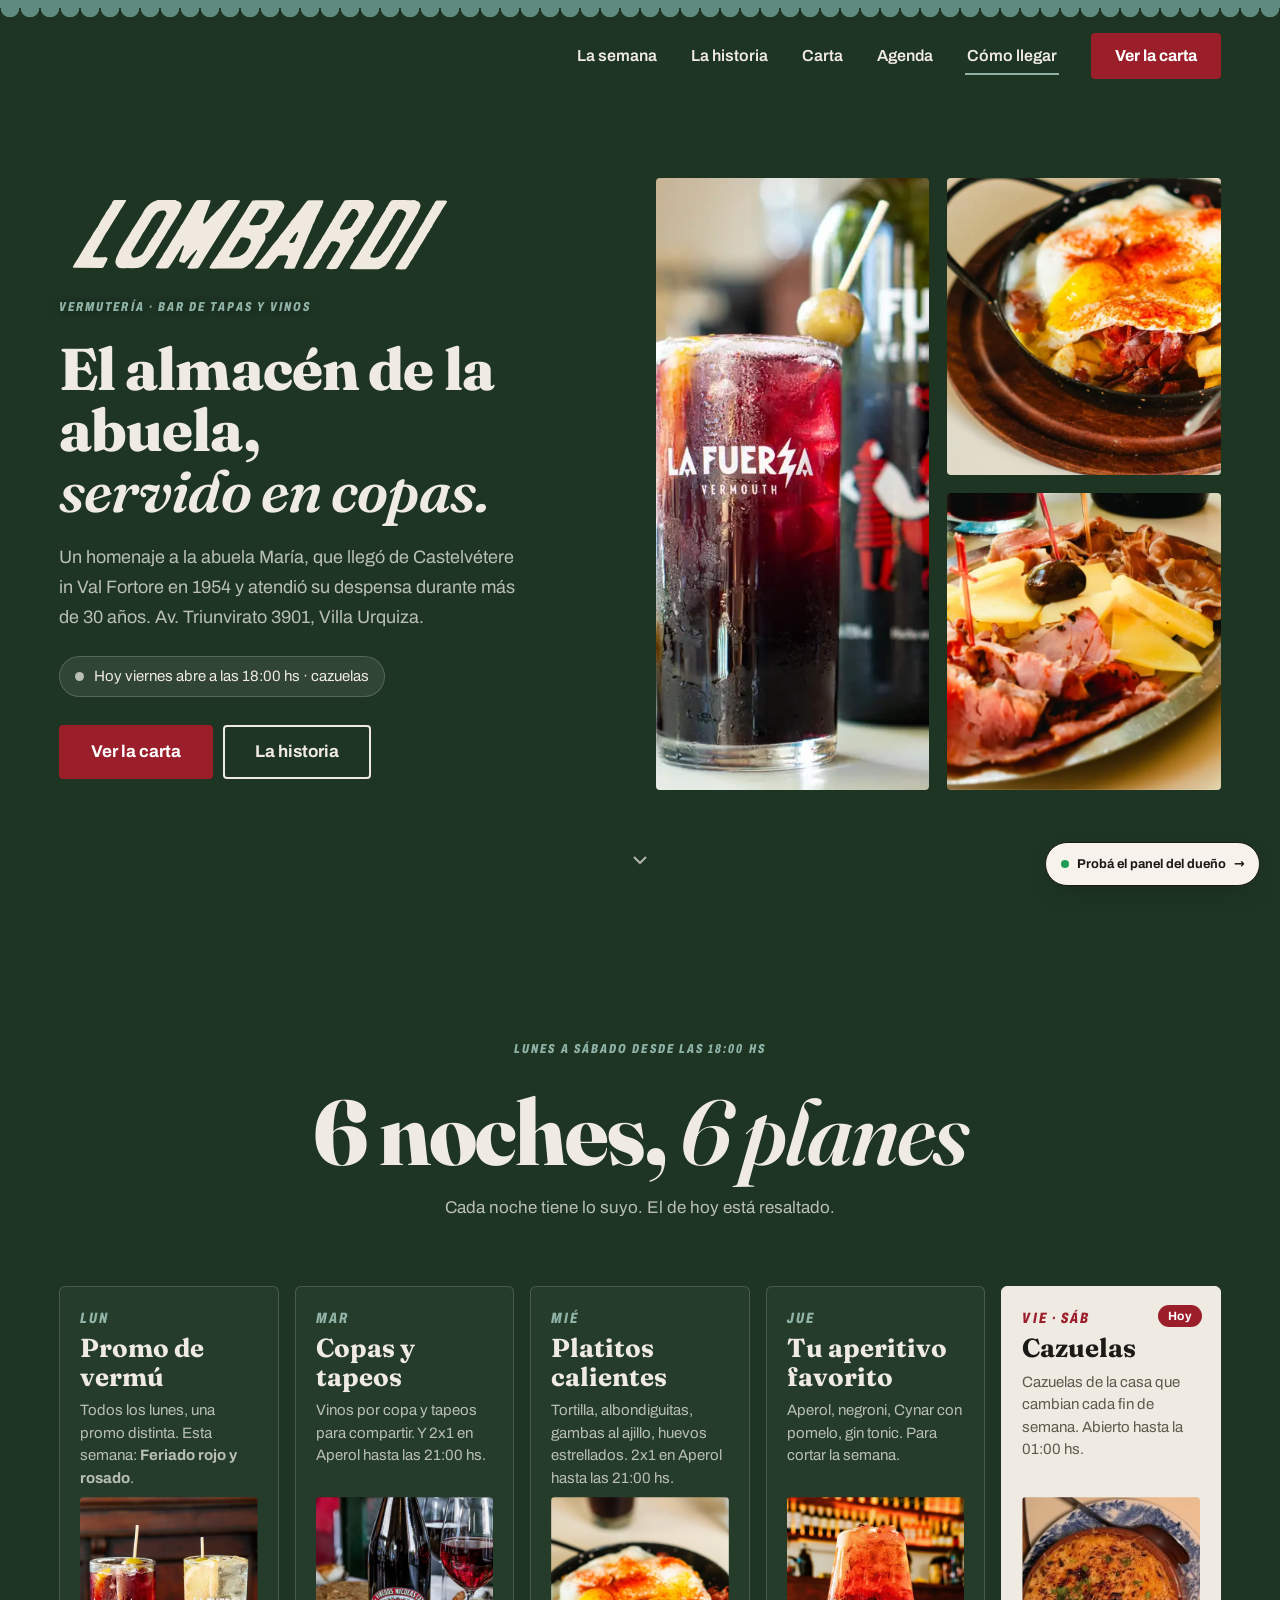
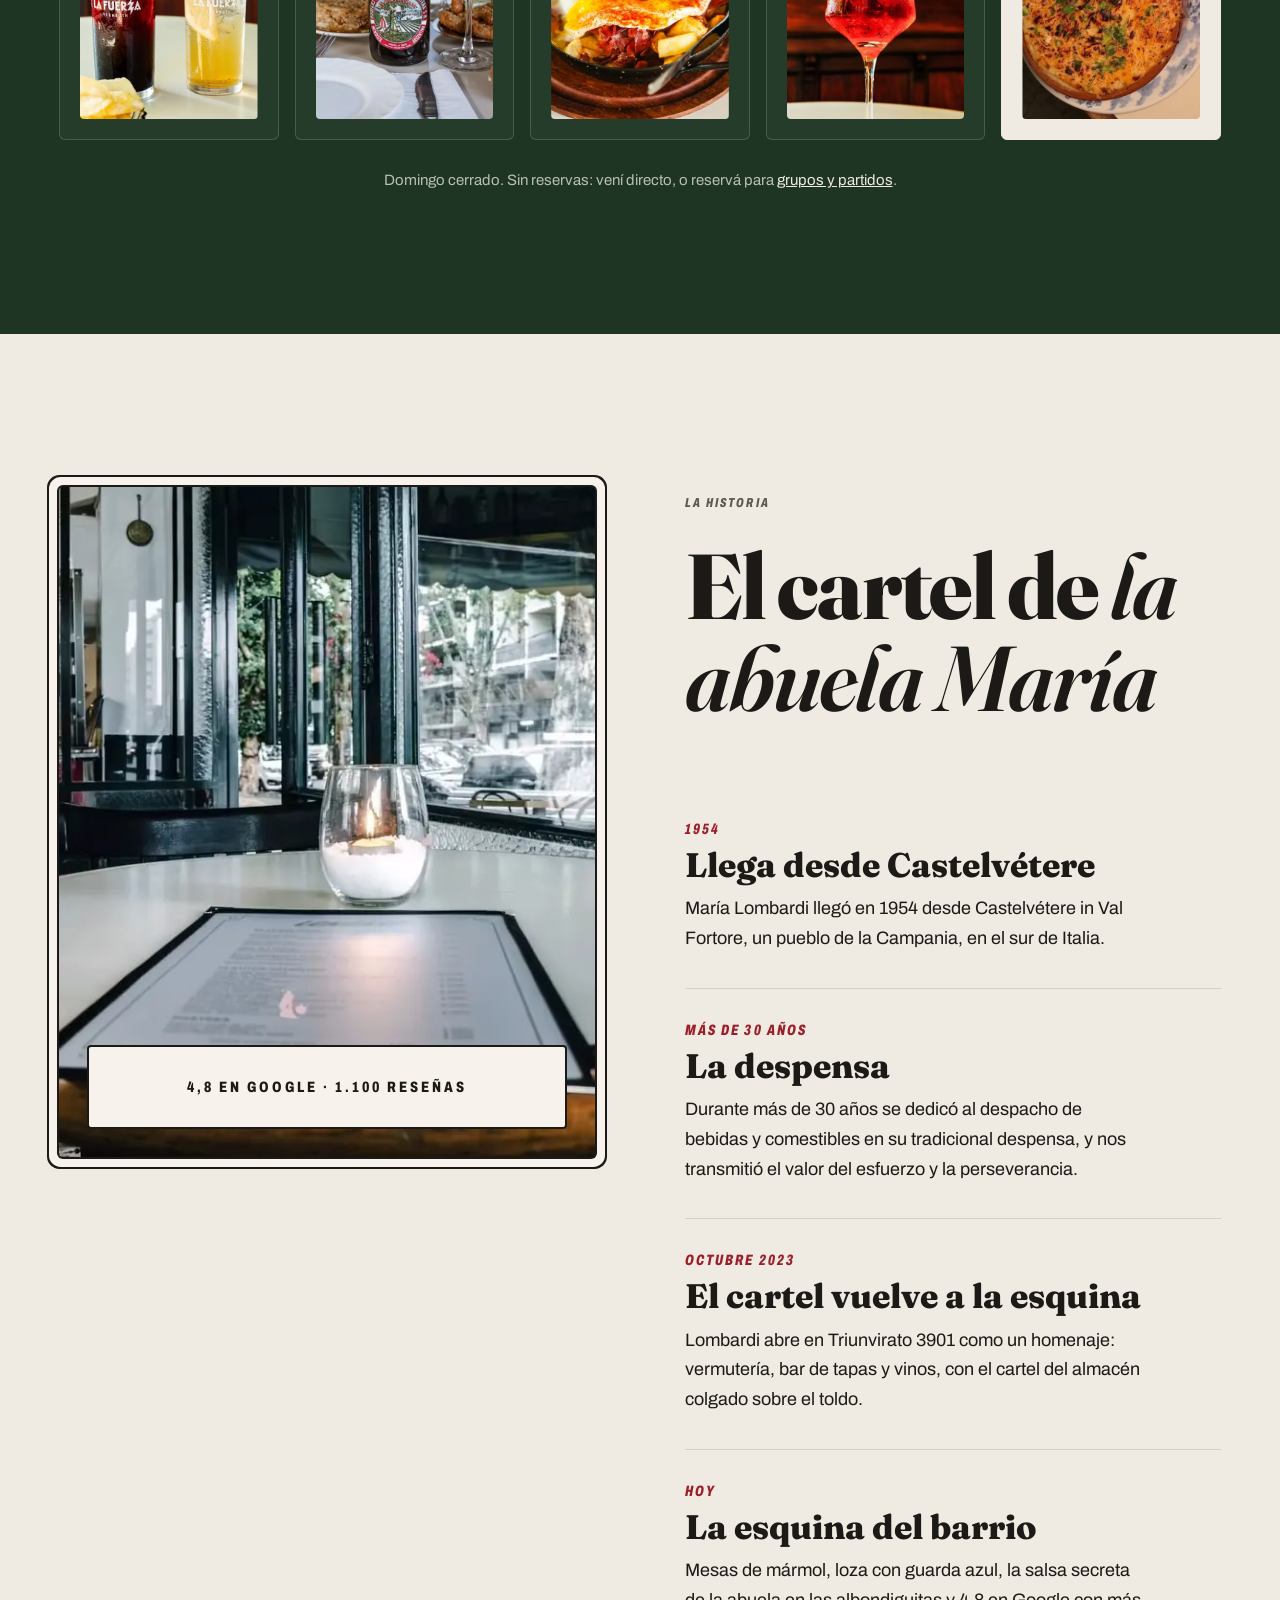
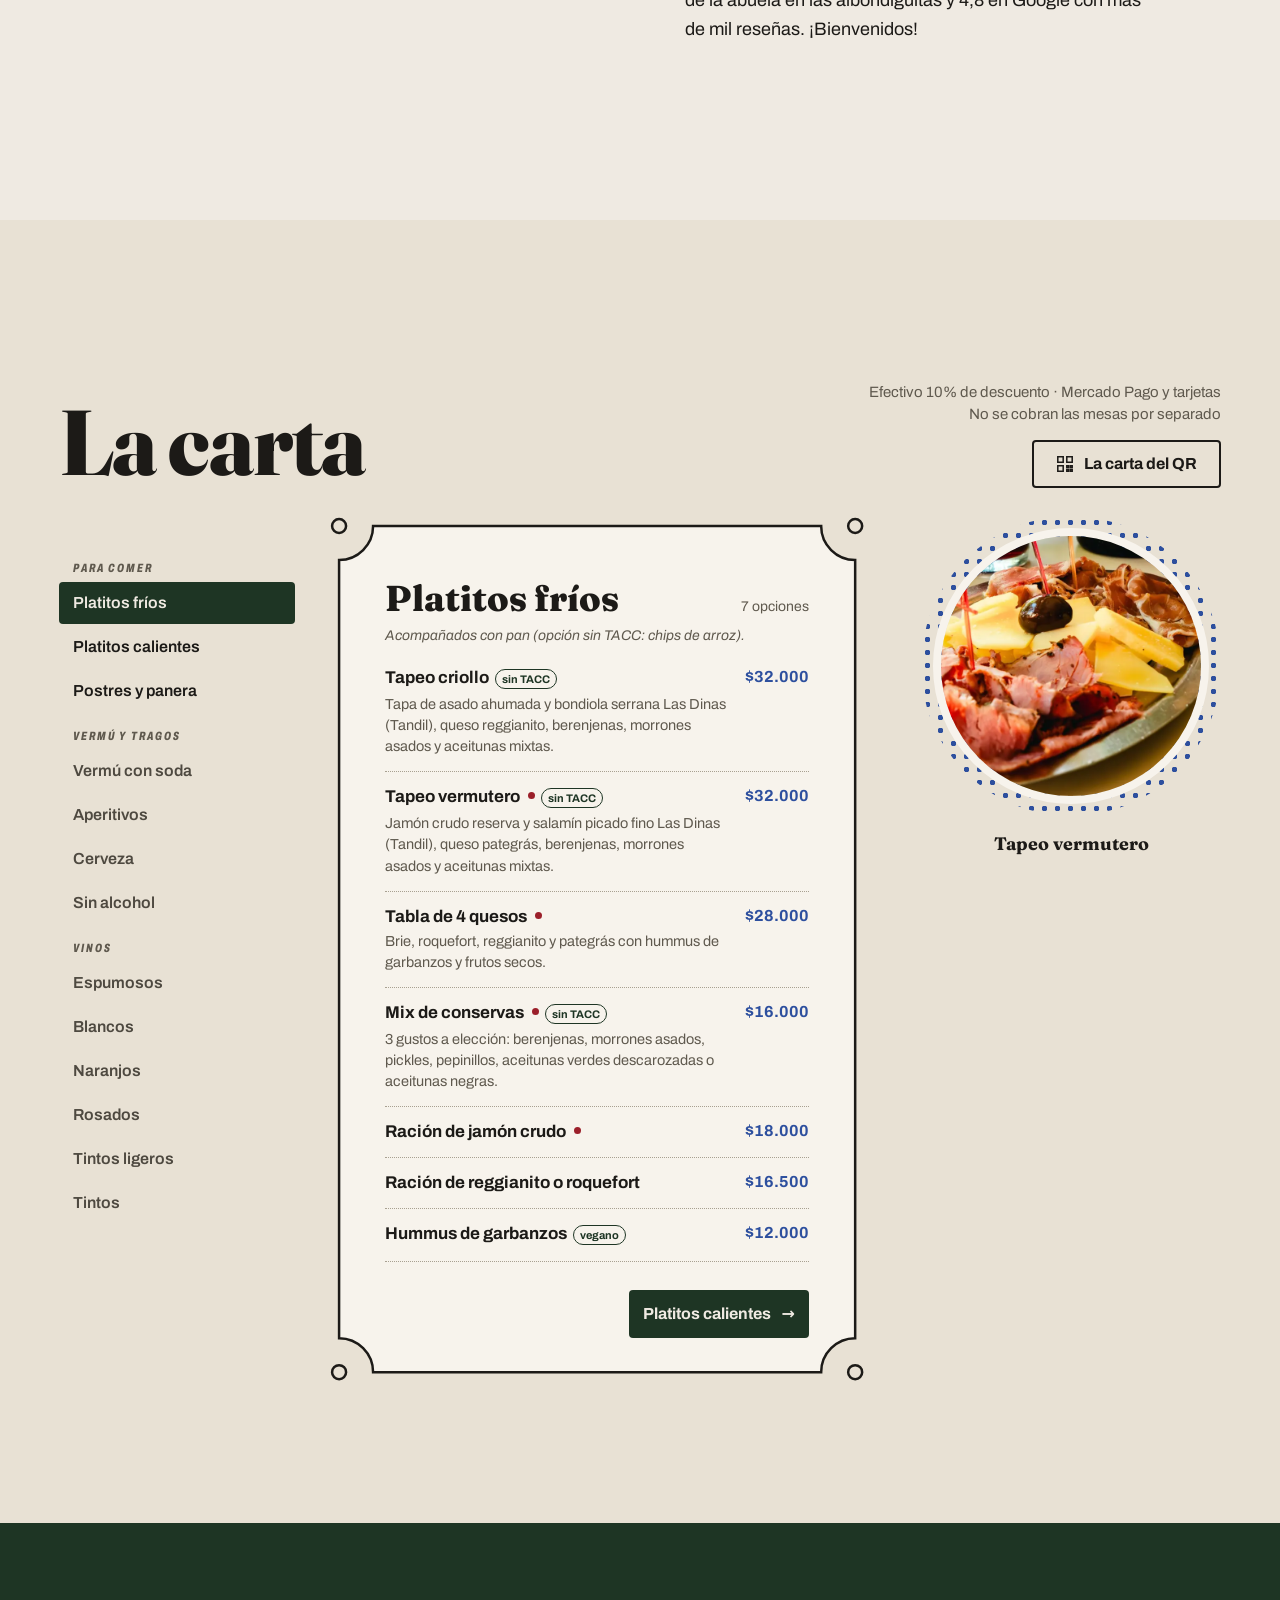
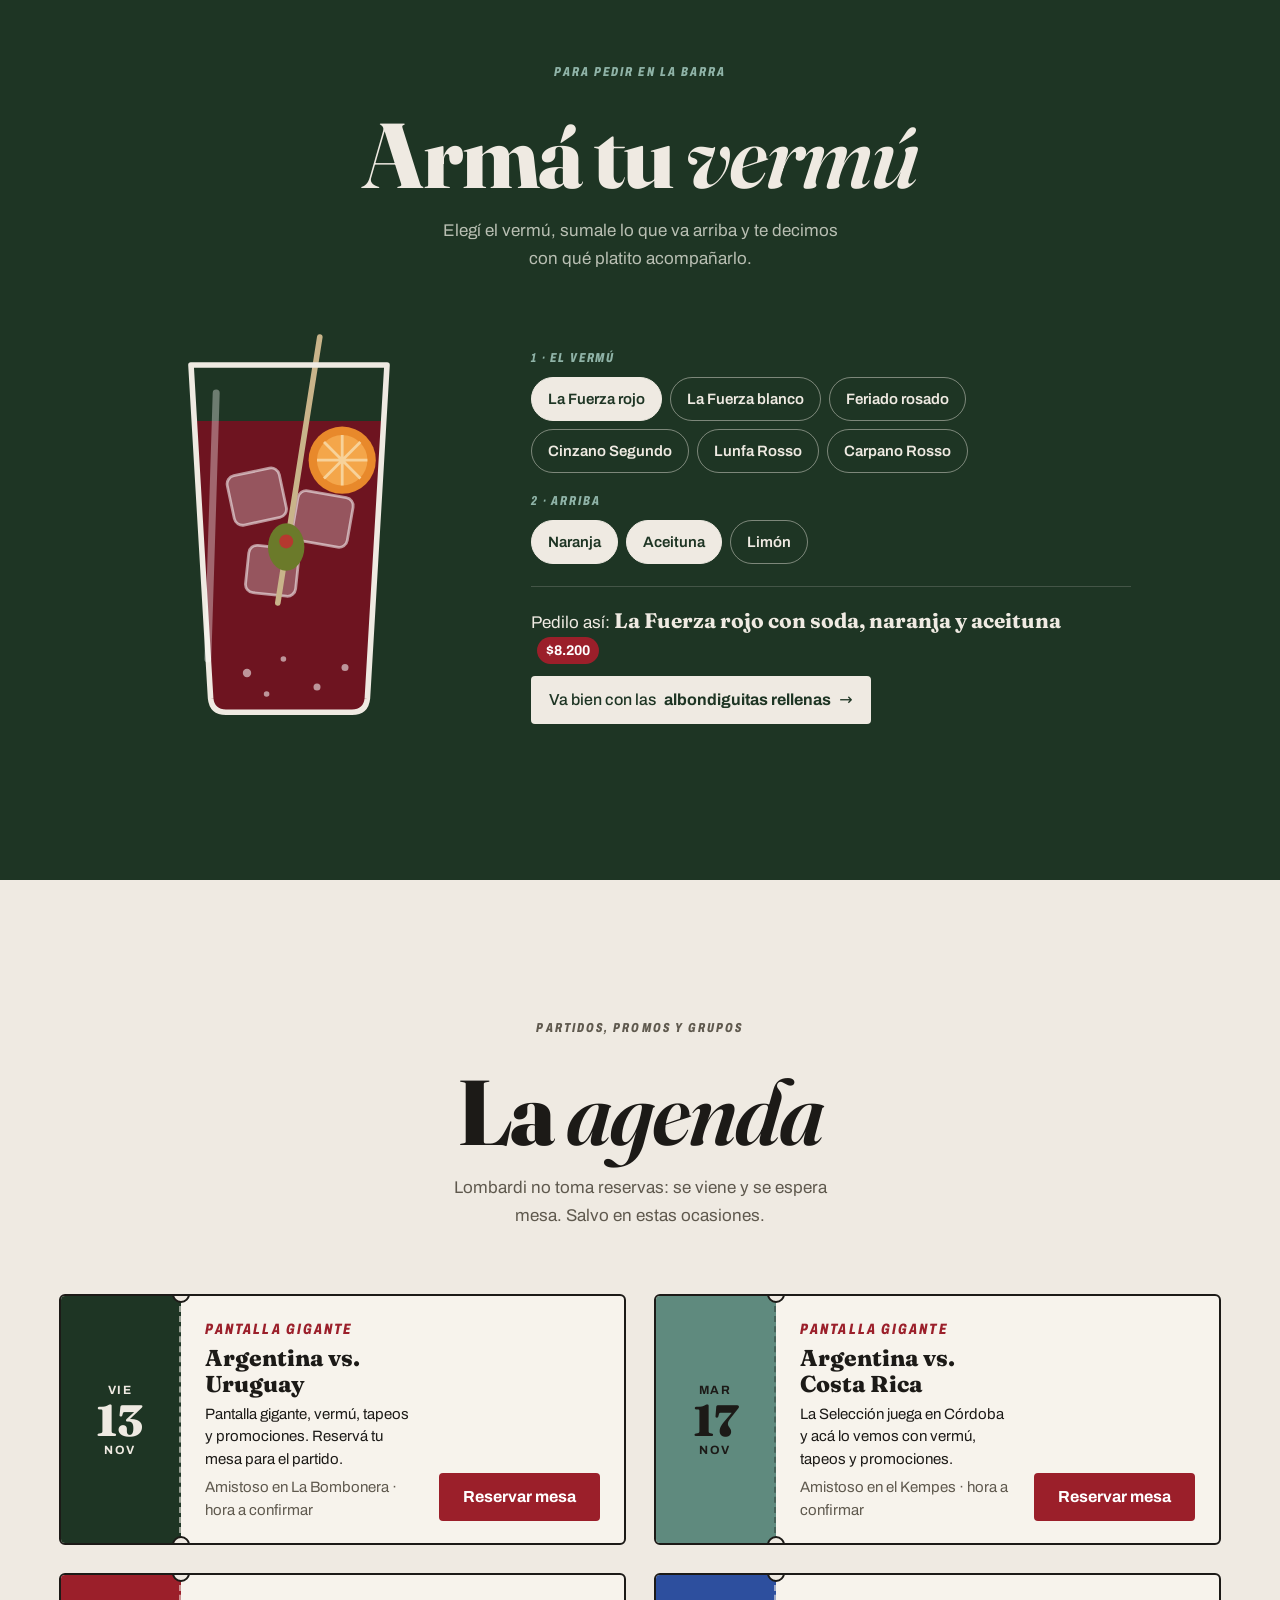
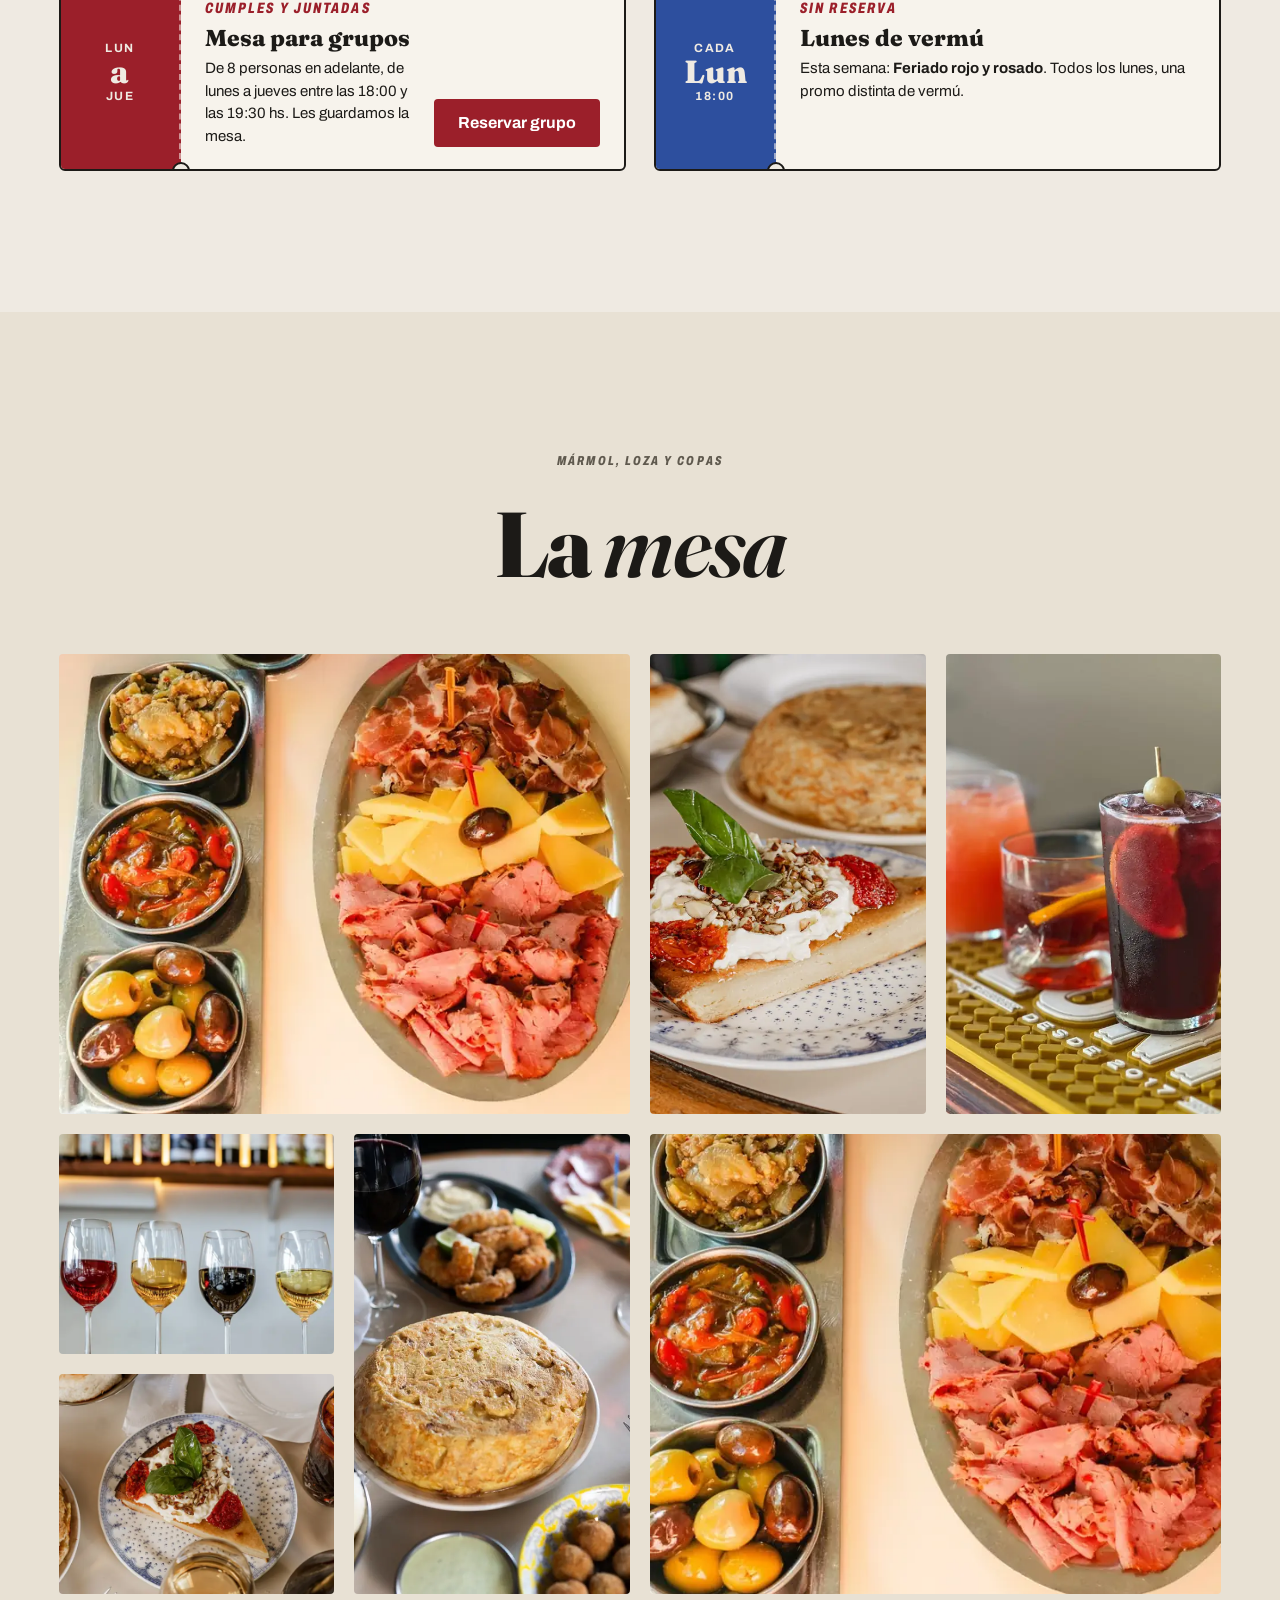
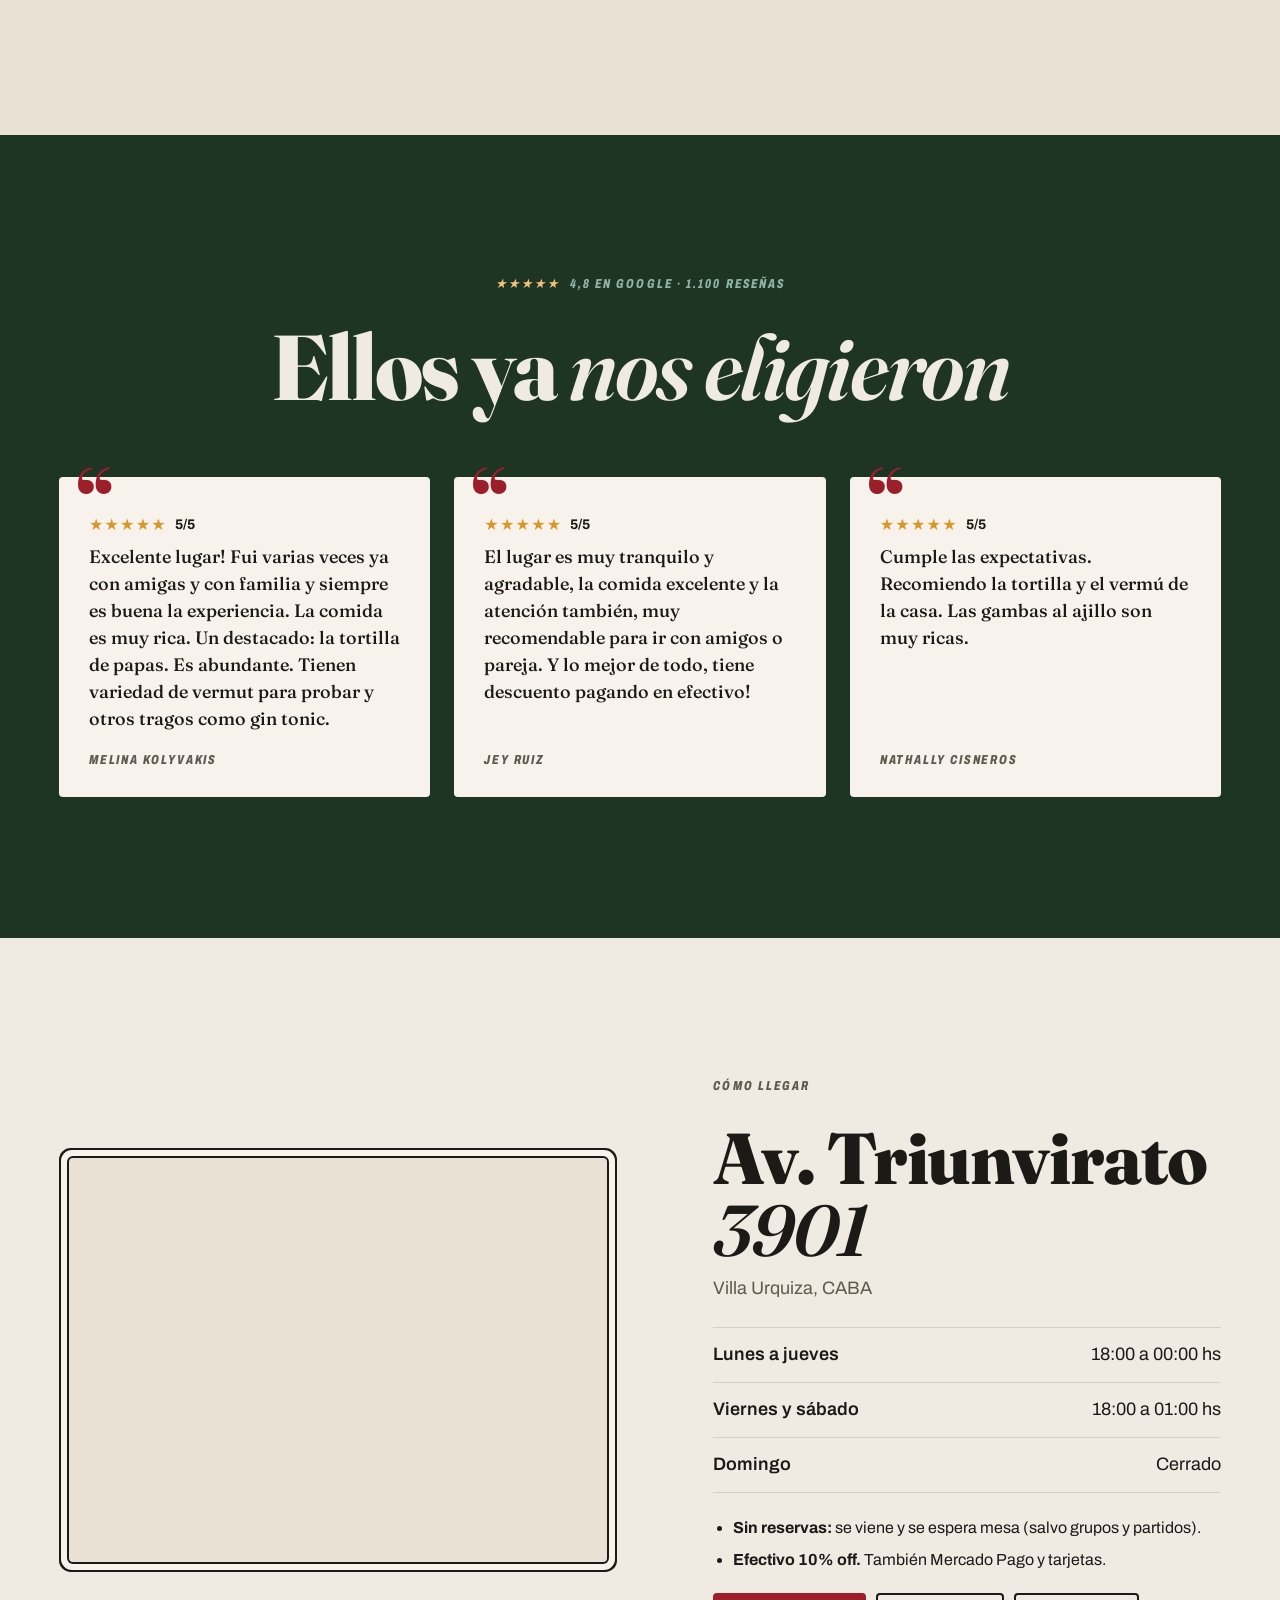
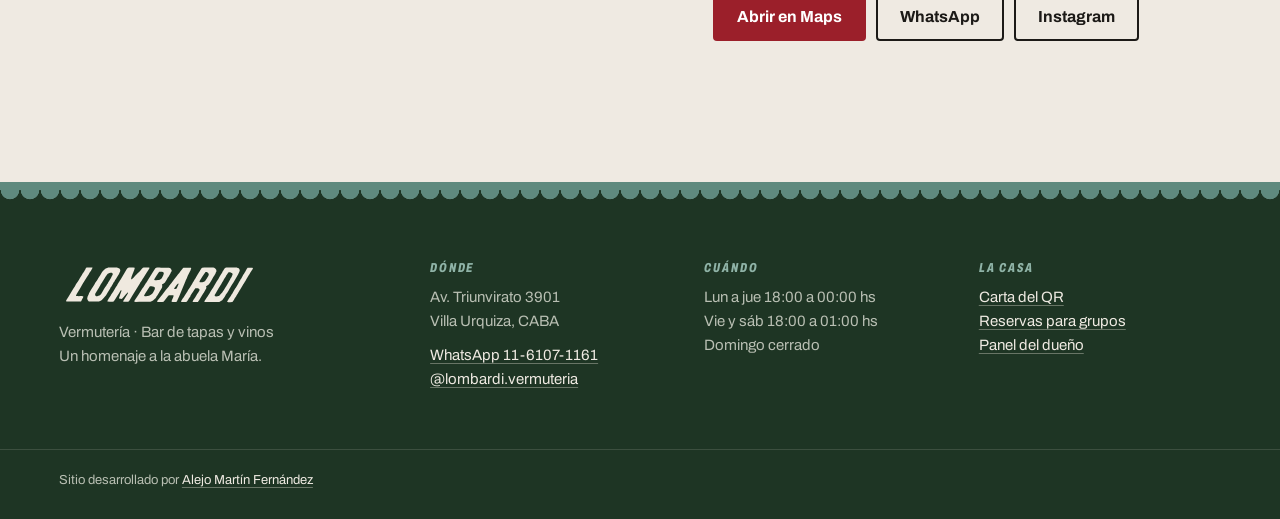
<file: index.html>
<!doctype html>
<html lang="es">
<head>
<meta charset="utf-8">
<meta name="viewport" content="width=device-width, initial-scale=1, viewport-fit=cover">
<title>Lombardi Vermutería · Vermú y tapas en Villa Urquiza</title>
<meta property="og:image" content="https://lombardi-vermuteria.vercel.app/img/og.jpg?v=1">
<meta property="og:image:width" content="1200">
<meta property="og:image:height" content="630">
<meta property="og:image:type" content="image/jpeg">
<meta property="og:image:alt" content="Lombardi Vermutería: la carta de la abuela, ahora a un toque">
<meta property="og:url" content="https://lombardi-vermuteria.vercel.app/">
<meta property="og:title" content="Lombardi Vermutería · Vermú y tapas en Villa Urquiza">
<meta property="og:description" content="La carta de platitos, vermús y vinos por copa, siempre actualizada. Av. Triunvirato 3901.">
<meta property="og:type" content="website">
<meta property="og:site_name" content="Lombardi Vermutería">
<meta property="og:locale" content="es_AR">
<meta name="twitter:card" content="summary_large_image">
<meta name="twitter:image" content="https://lombardi-vermuteria.vercel.app/img/og.jpg?v=1">
<meta name="description" content="Vermutería y bar de tapas en Villa Urquiza, homenaje al almacén de la abuela María. Vermú con soda, platitos para compartir y vinos por copa. Av. Triunvirato 3901.">
<meta name="theme-color" content="#1E3524">
<link rel="icon" href="img/favicon.png">
<link rel="apple-touch-icon" href="img/apple-touch-icon.png">
<script>
  // Intro: la clase va antes de pintar para que no haya parpadeo. Sin JS o con reduced-motion no hay intro.
  (function(){var d=document.documentElement;d.classList.add('js');try{if(!matchMedia('(prefers-reduced-motion: reduce)').matches&&!/[?&]sinintro/.test(location.search))d.classList.add('con-intro')}catch(e){}})();
</script>
<link rel="preload" href="fonts/fraunces-latin-standard-normal.woff2" as="font" type="font/woff2" crossorigin>
<link rel="preload" href="fonts/archivo-latin-standard-normal.woff2" as="font" type="font/woff2" crossorigin>
<link rel="preload" as="image" href="img/hero-vermu-900.webp" imagesrcset="img/hero-vermu-640.webp 640w, img/hero-vermu-900.webp 900w, img/hero-vermu-1350.webp 1350w" imagesizes="(min-width:1100px) 34vw, 100vw" fetchpriority="high">
<link rel="stylesheet" href="css/fonts.css?v=1" data-kit-fonts>
<link rel="stylesheet" href="kit/kit.css?v=1">
<link rel="stylesheet" href="css/style.css?v=2">
</head>
<body>

<div class="intro" id="intro" aria-hidden="true">
  <div class="intro__toldo"><span class="intro__ondas"></span></div>
  <div class="intro__placa">
    <svg class="intro__marco" viewBox="0 0 600 260" preserveAspectRatio="none" aria-hidden="true"><path pathLength="1" d="M52 14 H548 A40 40 0 0 0 588 54 V206 A40 40 0 0 0 548 246 H52 A40 40 0 0 0 12 206 V54 A40 40 0 0 0 52 14 Z"/></svg>
    <span class="intro__rot">Vermutería</span>
    <span class="intro__logo"><img src="img/logo-tinta.svg" alt="" width="1080" height="240"></span>
    <span class="intro__rot">Bar de tapas y vinos</span>
  </div>
</div>

<header class="barra" id="barra">
  <div class="barra__toldo" aria-hidden="true"></div>
  <div class="barra__in">
    <a class="barra__logo" href="#inicio" aria-label="Lombardi, ir al inicio"><img src="img/logo-crema.svg" alt="Lombardi" width="1080" height="240"></a>
    <nav class="barra__nav" aria-label="Secciones">
      <a href="#semana">La semana</a>
      <a href="#historia">La historia</a>
      <a href="#carta">Carta</a>
      <a href="#agenda">Agenda</a>
      <a href="#llegar">Cómo llegar</a>
    </nav>
    <a class="btn btn--vermu barra__cta" href="#carta">Ver la carta</a>
    <button class="barra__burger" type="button" aria-label="Abrir menú" aria-expanded="false" aria-controls="menu"><span></span><span></span><span></span></button>
  </div>
</header>

<div class="menu" id="menu" hidden>
  <nav class="menu__nav" aria-label="Menú">
    <a href="#semana">La semana</a>
    <a href="#historia">La historia</a>
    <a href="#carta">La carta</a>
    <a href="#vermu">Armá tu vermú</a>
    <a href="#agenda">Agenda</a>
    <a href="#llegar">Cómo llegar</a>
  </nav>
  <div class="menu__pie">
    <p class="menu__estado" data-estado>Lun a jue 18:00 a 00:00 hs · vie y sáb 18:00 a 01:00 hs</p>
    <a class="btn btn--crema" href="https://wa.me/5491161071161" target="_blank" rel="noopener">Escribinos por WhatsApp</a>
  </div>
</div>

<main id="main">

<!-- HERO -->
<section class="hero" id="inicio">
  <div class="hero__in">
    <div class="hero__texto">
      <img class="hero__logo" src="img/logo-crema.svg" alt="Lombardi" width="1080" height="240">
      <p class="rotulo hero__rot sube" style="--d:1">Vermutería · Bar de tapas y vinos</p>
      <h1 class="hero__tit"><span class="linea"><span>El almacén de la abuela,</span></span> <span class="linea"><span><i>servido en copas.</i></span></span></h1>
      <p class="hero__bajada sube" style="--d:4">Un homenaje a la abuela María, que llegó de <span class="solo-cel">Italia</span><span class="solo-desk">Castelvétere in Val Fortore</span> en 1954<span class="solo-desk"> y atendió su despensa durante más de 30 años</span>. Av. Triunvirato 3901, Villa Urquiza.</p>
      <p class="hero__hoy sube" style="--d:5"><span class="punto" data-punto></span><span data-hoy>Lun a sáb desde las 18:00 hs · sin reservas</span></p>
      <div class="hero__ctas sube" style="--d:6">
        <a class="btn btn--vermu btn--big" href="#carta">Ver la carta</a>
        <a class="btn btn--linea-crema btn--big" href="#historia">La historia</a>
      </div>
    </div>
    <div class="hero__fotos">
      <figure class="hero__f hero__f--1"><img src="img/hero-vermu-900.webp" srcset="img/hero-vermu-640.webp 640w, img/hero-vermu-900.webp 900w, img/hero-vermu-1350.webp 1350w" sizes="(min-width:1100px) 34vw, 100vw" alt="Vaso de vermú La Fuerza con soda, naranja y aceituna, junto a su botella" width="1350" height="1688" fetchpriority="high" decoding="async"></figure>
      <figure class="hero__f hero__f--2"><img src="img/hero-huevos-640.webp" srcset="img/hero-huevos-640.webp 640w, img/hero-huevos-1000.webp 1000w" sizes="24vw" alt="Huevos estrellados con jamón crudo y pimentón" width="1000" height="1250" decoding="async"></figure>
      <figure class="hero__f hero__f--3"><img src="img/hero-tapeo-640.webp" srcset="img/hero-tapeo-640.webp 640w, img/hero-tapeo-1000.webp 1000w" sizes="24vw" alt="Tapeo vermutero con jamón crudo, salamín y quesos" width="1000" height="1000" decoding="async"></figure>
    </div>
  </div>
  <a class="hero__baja" href="#semana" aria-label="Bajar a La semana"><svg viewBox="0 0 24 24" aria-hidden="true"><path d="M6 9l6 6 6-6"/></svg></a>
</section>

<!-- LA SEMANA -->
<section class="sec semana" id="semana" aria-labelledby="t-semana">
  <div class="cont">
    <header class="sec__cab">
      <p class="rotulo rotulo--toldo aparece">Lunes a sábado desde las 18:00 hs</p>
      <h2 class="tit aparece" id="t-semana">6 noches, <i>6 planes</i></h2>
      <p class="sec__bajada aparece">Cada noche tiene lo suyo. El de hoy está resaltado.</p>
    </header>
    <div class="pizarra aparece" data-pizarra>
      <article class="dia" data-dia="lun" tabindex="0">
        <span class="dia__n">Lun</span>
        <h3 class="dia__p">Promo de vermú</h3>
        <p class="dia__d">Todos los lunes, una promo distinta. Esta semana: <b data-kit-destacado="promo.vermu">Feriado rojo y rosado</b>.</p>
        <figure class="dia__f"><img src="img/sem-lun-480.webp" srcset="img/sem-lun-480.webp 480w, img/sem-lun-800.webp 800w" sizes="(min-width:1100px) 18vw, 70vw" alt="Vermú La Fuerza rojo y blanco" width="800" height="1000" loading="lazy" decoding="async"></figure>
      </article>
      <article class="dia" data-dia="mar" tabindex="0">
        <span class="dia__n">Mar</span>
        <h3 class="dia__p">Copas y tapeos</h3>
        <p class="dia__d">Vinos por copa y tapeos para compartir. Y 2x1 en Aperol hasta las 21:00 hs.</p>
        <figure class="dia__f"><img src="img/sem-mar-480.webp" srcset="img/sem-mar-480.webp 480w, img/sem-mar-800.webp 800w" sizes="(min-width:1100px) 18vw, 70vw" alt="Copa de vino tinto en la mesa" width="800" height="1000" loading="lazy" decoding="async"></figure>
      </article>
      <article class="dia" data-dia="mie" tabindex="0">
        <span class="dia__n">Mié</span>
        <h3 class="dia__p">Platitos calientes</h3>
        <p class="dia__d">Tortilla, albondiguitas, gambas al ajillo, huevos estrellados. 2x1 en Aperol hasta las 21:00 hs.</p>
        <figure class="dia__f"><img src="img/sem-mie-480.webp" srcset="img/sem-mie-480.webp 480w, img/sem-mie-800.webp 800w" sizes="(min-width:1100px) 18vw, 70vw" alt="Huevos estrellados con pimentón en cazuela" width="800" height="1000" loading="lazy" decoding="async"></figure>
      </article>
      <article class="dia" data-dia="jue" tabindex="0">
        <span class="dia__n">Jue</span>
        <h3 class="dia__p">Tu aperitivo favorito</h3>
        <p class="dia__d">Aperol, negroni, Cynar con pomelo, gin tonic. Para cortar la semana.</p>
        <figure class="dia__f"><img src="img/sem-jue-480.webp" srcset="img/sem-jue-480.webp 480w, img/sem-jue-800.webp 800w" sizes="(min-width:1100px) 18vw, 70vw" alt="Aperol spritz con la barra de fondo" width="800" height="1000" loading="lazy" decoding="async"></figure>
      </article>
      <article class="dia dia--doble" data-dia="vie sab" tabindex="0">
        <span class="dia__n">Vie · Sáb</span>
        <h3 class="dia__p">Cazuelas</h3>
        <p class="dia__d">Cazuelas de la casa que cambian cada fin de semana. Abierto hasta la 01:00 hs.</p>
        <figure class="dia__f"><img src="img/sem-fin-480.webp" srcset="img/sem-fin-480.webp 480w, img/sem-fin-560.webp 560w" sizes="(min-width:1100px) 18vw, 70vw" alt="Cazuela gratinada en plato de loza con guarda azul" width="560" height="560" loading="lazy" decoding="async"></figure>
      </article>
    </div>
    <p class="semana__pie aparece">Domingo cerrado. Sin reservas: vení directo, o reservá para <a href="#agenda">grupos y partidos</a>.</p>
  </div>
</section>

<!-- LA HISTORIA -->
<section class="sec historia" id="historia" aria-labelledby="t-historia">
  <div class="cont historia__in">
    <div class="historia__fig" aria-hidden="true">
      <div class="hfig" data-hfig="0">
        <div class="hfig__capa hfig__capa--mapa is-on" data-capa="0">
          <span class="hfig__año">1954</span>
          <span class="hfig__ruta"><b>Castelvétere in Val Fortore</b><svg viewBox="0 0 220 40"><path d="M6 30 C70 0 150 0 214 26" /><circle cx="6" cy="30" r="5"/><circle cx="214" cy="26" r="5"/></svg><b>Buenos Aires</b></span>
        </div>
        <div class="hfig__capa" data-capa="1"><img src="img/p-conservas-640.webp" alt="" width="640" height="800" loading="lazy" decoding="async"></div>
        <div class="hfig__capa" data-capa="2"><img src="img/cartel-640.webp" alt="" width="640" height="1136" loading="lazy" decoding="async"></div>
        <div class="hfig__capa" data-capa="3"><img src="img/mesa-carta-720.webp" alt="" width="616" height="700" loading="lazy" decoding="async"></div>
        <div class="hfig__placa">
          <span class="hfig__txt is-on" data-placa="0">Italia · Campania</span>
          <span class="hfig__txt" data-placa="1">Despacho de bebidas y comestibles</span>
          <span class="hfig__txt hfig__txt--logo" data-placa="2"><img src="img/logo-tinta.svg" alt="" width="1080" height="240"></span>
          <span class="hfig__txt" data-placa="3">4,8 en Google · 1.100 reseñas</span>
        </div>
      </div>
    </div>
    <div class="historia__txt">
      <header class="sec__cab sec__cab--izq">
        <p class="rotulo aparece">La historia</p>
        <h2 class="tit aparece" id="t-historia">El cartel de <i>la abuela María</i></h2>
      </header>
      <ol class="capitulos">
        <li class="cap" data-cap="0">
          <figure class="cap__f cap__f--mapa"><span class="hfig__año">1954</span><span class="cap__ruta">Castelvétere in Val Fortore → Buenos Aires</span></figure>
          <span class="cap__año">1954</span>
          <h3>Llega desde Castelvétere</h3>
          <p>María Lombardi llegó en 1954 desde Castelvétere in Val Fortore, un pueblo de la Campania, en el sur de Italia.</p>
        </li>
        <li class="cap" data-cap="1">
          <figure class="cap__f"><img src="img/p-conservas-640.webp" alt="Conservas de la casa en platitos" width="640" height="800" loading="lazy" decoding="async"></figure>
          <span class="cap__año">Más de 30 años</span>
          <h3>La despensa</h3>
          <p>Durante más de 30 años se dedicó al despacho de bebidas y comestibles en su tradicional despensa, y nos transmitió el valor del esfuerzo y la perseverancia.</p>
        </li>
        <li class="cap" data-cap="2">
          <figure class="cap__f"><img src="img/cartel-640.webp" alt="El cartel de Lombardi sobre el toldo verde de la esquina" width="640" height="1136" loading="lazy" decoding="async"></figure>
          <span class="cap__año">Octubre 2023</span>
          <h3>El cartel vuelve a la esquina</h3>
          <p>Lombardi abre en Triunvirato 3901 como un homenaje: vermutería, bar de tapas y vinos, con el cartel del almacén colgado sobre el toldo.</p>
        </li>
        <li class="cap" data-cap="3">
          <figure class="cap__f"><img src="img/mesa-carta-720.webp" alt="Mesa de mármol junto a la ventana, con la carta y una vela" width="616" height="700" loading="lazy" decoding="async"></figure>
          <span class="cap__año">Hoy</span>
          <h3>La esquina del barrio</h3>
          <p>Mesas de mármol, loza con guarda azul, la salsa secreta de la abuela en las albondiguitas y 4,8 en Google con más de mil reseñas. ¡Bienvenidos!</p>
        </li>
      </ol>
    </div>
  </div>
</section>

<!-- CARTA -->
<section class="sec carta" id="carta" aria-labelledby="t-carta">
  <div class="cont">
    <header class="carta__cab">
      <div>
        <p class="rotulo aparece">Platitos para compartir · vermús · vinos por copa</p>
        <h2 class="tit aparece" id="t-carta">La carta</h2>
      </div>
      <div class="carta__info aparece">
        <p>Efectivo 10% de descuento · Mercado Pago y tarjetas<br>No se cobran las mesas por separado</p>
        <a class="btn btn--linea" href="carta/"><svg viewBox="0 0 20 20" aria-hidden="true"><path d="M2 2h6v6H2zM12 2h6v6h-6zM2 12h6v6H2zM12 12h2v2h-2zM16 12h2v2h-2zM12 16h2v2h-2zM16 16h2v2h-2z"/></svg>La carta del QR</a>
      </div>
    </header>
    <div class="carta__grupos" role="tablist" aria-label="Partes de la carta" data-grupos>
      <button type="button" role="tab" class="grupo is-on" data-grupo="comer" aria-selected="true">Para comer</button>
      <button type="button" role="tab" class="grupo" data-grupo="tomar" aria-selected="false">Vermú y tragos</button>
      <button type="button" role="tab" class="grupo" data-grupo="vinos" aria-selected="false">Vinos</button>
    </div>
    <div class="carta__cuerpo">
      <div class="carta__placa">
        <svg class="placa-marco" aria-hidden="true"><rect width="100%" height="100%"/></svg>
        <div id="la-carta" data-kit="carta" data-kit-pedir="false"></div>
        <nav class="carta__pasos" aria-label="Secciones de la carta">
          <button type="button" class="btn btn--linea" data-paso="-1">← <span>Anterior</span></button>
          <button type="button" class="btn btn--botella" data-paso="1"><span>Siguiente</span> →</button>
        </nav>
      </div>
      <figure class="carta__foto" aria-hidden="true">
        <div class="carta__plato"><img data-foto src="img/p-provoleta-640.webp" alt="" width="640" height="800"></div>
        <figcaption data-foto-cap>Provoleta Lombardi</figcaption>
      </figure>
    </div>
  </div>
</section>

<!-- ARMÁ TU VERMÚ -->
<section class="sec vermu" id="vermu" aria-labelledby="t-vermu">
  <div class="cont vermu__in">
    <header class="sec__cab">
      <p class="rotulo rotulo--toldo aparece">Para pedir en la barra</p>
      <h2 class="tit aparece" id="t-vermu">Armá tu <i>vermú</i></h2>
      <p class="sec__bajada aparece">Elegí el vermú, sumale lo que va arriba y te decimos con qué platito acompañarlo.</p>
    </header>
    <div class="vermu__juego aparece">
      <div class="vaso" data-vaso>
        <svg viewBox="0 0 200 280" class="vaso__svg" aria-hidden="true">
          <defs><clipPath id="vasoClip"><path d="M30 20 L170 20 L156 258 Q155 268 145 268 L55 268 Q45 268 44 258 Z"/></clipPath></defs>
          <g clip-path="url(#vasoClip)">
            <rect class="vaso__liq" x="0" y="60" width="200" height="220"/>
            <rect class="vaso__soda" x="0" y="60" width="200" height="40"/>
            <g class="vaso__hielo"><rect x="58" y="96" width="38" height="36" rx="6" transform="rotate(-12 77 114)"/><rect x="104" y="112" width="40" height="36" rx="6" transform="rotate(10 124 130)"/><rect x="70" y="150" width="36" height="34" rx="6" transform="rotate(6 88 167)"/></g>
            <g class="vaso__burbujas"><circle cx="70" cy="240" r="3"/><circle cx="120" cy="250" r="2.5"/><circle cx="96" cy="230" r="2"/><circle cx="140" cy="236" r="2.5"/><circle cx="84" cy="255" r="2"/></g>
            <g class="g g--naranja"><circle cx="138" cy="88" r="24" fill="#E8892B"/><circle cx="138" cy="88" r="18" fill="#F4A64A"/><path d="M138 70 V106 M120 88 H156 M125 75 L151 101 M151 75 L125 101" stroke="#F7D29A" stroke-width="2"/></g>
            <g class="g g--limon"><circle cx="62" cy="86" r="20" fill="#E9D35A"/><circle cx="62" cy="86" r="15" fill="#F3E58E"/><path d="M62 71 V101 M47 86 H77" stroke="#FBF3C4" stroke-width="2"/></g>
          </g>
          <g class="g g--aceituna"><line x1="122" y1="0" x2="92" y2="190" stroke="#C9B48A" stroke-width="4" stroke-linecap="round"/><ellipse cx="98" cy="150" rx="13" ry="17" fill="#6B7A2A"/><circle cx="98" cy="146" r="5" fill="#B5392F"/></g>
          <path class="vaso__borde" d="M30 20 L170 20 L156 258 Q155 268 145 268 L55 268 Q45 268 44 258 Z"/>
          <path class="vaso__brillo" d="M48 40 L42 230"/>
        </svg>
      </div>
      <div class="vermu__opc">
        <fieldset class="opc">
          <legend>1 · El vermú</legend>
          <div class="chips" data-opc="vermu">
            <button type="button" class="chip is-on" data-v="lafuerza-rojo" data-color="#6E1420" aria-pressed="true">La Fuerza rojo</button>
            <button type="button" class="chip" data-v="lafuerza-blanco" data-color="#D9C27A" aria-pressed="false">La Fuerza blanco</button>
            <button type="button" class="chip" data-v="feriado-rosado" data-color="#D86F75" aria-pressed="false">Feriado rosado</button>
            <button type="button" class="chip" data-v="cinzano-segundo" data-color="#7D1D22" aria-pressed="false">Cinzano Segundo</button>
            <button type="button" class="chip" data-v="lunfa-rosso" data-color="#5E1B1E" aria-pressed="false">Lunfa Rosso</button>
            <button type="button" class="chip" data-v="carpano" data-color="#4A1414" aria-pressed="false">Carpano Rosso</button>
          </div>
        </fieldset>
        <fieldset class="opc">
          <legend>2 · Arriba</legend>
          <div class="chips" data-opc="extra">
            <button type="button" class="chip is-on" data-x="naranja" aria-pressed="true">Naranja</button>
            <button type="button" class="chip is-on" data-x="aceituna" aria-pressed="true">Aceituna</button>
            <button type="button" class="chip" data-x="limon" aria-pressed="false">Limón</button>
          </div>
        </fieldset>
        <div class="vermu__res" aria-live="polite">
          <p class="vermu__pedido">Pedilo así: <b data-res-nombre>La Fuerza rojo con soda, naranja y aceituna</b> <span class="vermu__precio" data-res-precio>$8.200</span></p>
          <button type="button" class="vermu__tapa" data-res-tapa>Va bien con las <b>albondiguitas rellenas</b> <span aria-hidden="true">→</span></button>
        </div>
      </div>
    </div>
  </div>
</section>

<!-- AGENDA -->
<section class="sec agenda" id="agenda" aria-labelledby="t-agenda">
  <div class="cont">
    <header class="sec__cab">
      <p class="rotulo aparece">Partidos, promos y grupos</p>
      <h2 class="tit aparece" id="t-agenda">La <i>agenda</i></h2>
      <p class="sec__bajada aparece">Lombardi no toma reservas: se viene y se espera mesa. Salvo en estas ocasiones.</p>
    </header>
    <div class="tickets" data-tickets>
      <article class="ticket aparece">
        <div class="ticket__fecha ticket__fecha--botella"><span>Vie</span><b>13</b><span>Nov</span></div>
        <div class="ticket__cuerpo">
          <p class="ticket__tag">Pantalla gigante</p>
          <h3 data-kit-destacado="evento.titulo">Argentina vs. Uruguay</h3>
          <p data-kit-destacado="evento.detalle">Pantalla gigante, vermú, tapeos y promociones. Reservá tu mesa para el partido.</p>
          <p class="ticket__nota">Amistoso en La Bombonera · hora a confirmar</p>
        </div>
        <div class="ticket__accion"><button type="button" class="btn btn--vermu" data-kit-open="reservas" data-kit-fecha="2026-11-13" data-kit-personas="4">Reservar mesa</button></div>
      </article>
      <article class="ticket aparece">
        <div class="ticket__fecha ticket__fecha--toldo"><span>Mar</span><b>17</b><span>Nov</span></div>
        <div class="ticket__cuerpo">
          <p class="ticket__tag">Pantalla gigante</p>
          <h3>Argentina vs. Costa Rica</h3>
          <p>La Selección juega en Córdoba y acá lo vemos con vermú, tapeos y promociones.</p>
          <p class="ticket__nota">Amistoso en el Kempes · hora a confirmar</p>
        </div>
        <div class="ticket__accion"><button type="button" class="btn btn--vermu" data-kit-open="reservas" data-kit-fecha="2026-11-17" data-kit-personas="4">Reservar mesa</button></div>
      </article>
      <article class="ticket aparece">
        <div class="ticket__fecha ticket__fecha--vermu"><span>Lun</span><b>a</b><span>Jue</span></div>
        <div class="ticket__cuerpo">
          <p class="ticket__tag">Cumples y juntadas</p>
          <h3>Mesa para grupos</h3>
          <p>De 8 personas en adelante, de lunes a jueves entre las 18:00 y las 19:30 hs. Les guardamos la mesa.</p>
        </div>
        <div class="ticket__accion"><button type="button" class="btn btn--vermu" data-kit-open="reservas" data-kit-personas="8">Reservar grupo</button></div>
      </article>
      <article class="ticket aparece">
        <div class="ticket__fecha ticket__fecha--loza"><span>Cada</span><b>Lun</b><span>18:00</span></div>
        <div class="ticket__cuerpo">
          <p class="ticket__tag">Sin reserva</p>
          <h3>Lunes de vermú</h3>
          <p>Esta semana: <b data-kit-destacado="promo.vermu">Feriado rojo y rosado</b>. <span data-kit-destacado="promo.detalle">Todos los lunes, una promo distinta de vermú.</span></p>
        </div>
      </article>
    </div>
  </div>
</section>

<!-- GALERÍA -->
<section class="sec mesa" id="mesa" aria-labelledby="t-mesa">
  <div class="cont">
    <header class="sec__cab">
      <p class="rotulo aparece">Mármol, loza y copas</p>
      <h2 class="tit aparece" id="t-mesa">La <i>mesa</i></h2>
      <p class="sec__bajada aparece mesa__ayuda">Deslizá las fotos con el dedo.</p>
    </header>
    <div class="mazo" data-mazo>
      <figure class="foto"><img src="img/g-mesa1-640.webp" srcset="img/g-mesa1-640.webp 640w, img/g-mesa1-1000.webp 1000w" sizes="(min-width:1100px) 40vw, 80vw" alt="Mesa vista desde arriba con conservas, tapeo y vermú" width="1000" height="1000" loading="lazy" decoding="async"></figure>
      <figure class="foto"><img src="img/g-faina-640.webp" srcset="img/g-faina-640.webp 640w, img/g-faina-1000.webp 1000w" sizes="(min-width:1100px) 22vw, 80vw" alt="Fainá Castelvetere y tortilla de papa" width="1000" height="1250" loading="lazy" decoding="async"></figure>
      <figure class="foto"><img src="img/g-vermu-640.webp" srcset="img/g-vermu-640.webp 640w, img/g-vermu-1000.webp 1000w" sizes="(min-width:1100px) 22vw, 80vw" alt="Vermú con aceituna y naranja" width="1000" height="1250" loading="lazy" decoding="async"></figure>
      <figure class="foto"><img src="img/g-copas-640.webp" srcset="img/g-copas-640.webp 640w, img/g-copas-1000.webp 1000w" sizes="(min-width:1100px) 22vw, 80vw" alt="Copas de vino servidas en la barra" width="1000" height="1000" loading="lazy" decoding="async"></figure>
      <figure class="foto"><img src="img/g-tortilla-640.webp" srcset="img/g-tortilla-640.webp 640w, img/g-tortilla-1000.webp 1000w" sizes="(min-width:1100px) 22vw, 80vw" alt="Tortilla de papa en la mesa con olivas y vino" width="1000" height="1250" loading="lazy" decoding="async"></figure>
      <figure class="foto"><img src="img/g-mesa2-640.webp" srcset="img/g-mesa2-640.webp 640w, img/g-mesa2-1000.webp 1000w" sizes="(min-width:1100px) 40vw, 80vw" alt="Tapeo con quesos, jamón y conservas sobre la mesa de mármol" width="1000" height="1004" loading="lazy" decoding="async"></figure>
      <figure class="foto"><img src="img/loza-640.webp" srcset="img/loza-640.webp 640w, img/loza-1000.webp 1000w" sizes="(min-width:1100px) 22vw, 80vw" alt="Fainá en plato de loza con guarda azul" width="1000" height="1250" loading="lazy" decoding="async"></figure>
    </div>
  </div>
</section>

<!-- RESEÑAS -->
<section class="sec resenas" aria-labelledby="t-resenas">
  <div class="cont">
    <header class="sec__cab">
      <p class="rotulo aparece"><span class="estrellas" aria-hidden="true">★★★★★</span> 4,8 en Google · 1.100 reseñas</p>
      <h2 class="tit aparece" id="t-resenas">Ellos ya <i>nos eligieron</i></h2>
    </header>
    <div class="citas" data-citas>
      <blockquote class="cita aparece"><p class="cita__nota"><span class="estrellas" aria-hidden="true">★★★★★</span><span>5/5</span></p><p>Excelente lugar! Fui varias veces ya con amigas y con familia y siempre es buena la experiencia. La comida es muy rica. Un destacado: la tortilla de papas. Es abundante. Tienen variedad de vermut para probar y otros tragos como gin tonic.</p><footer>Melina Kolyvakis</footer></blockquote>
      <blockquote class="cita aparece"><p class="cita__nota"><span class="estrellas" aria-hidden="true">★★★★★</span><span>5/5</span></p><p>El lugar es muy tranquilo y agradable, la comida excelente y la atención también, muy recomendable para ir con amigos o pareja. Y lo mejor de todo, tiene descuento pagando en efectivo!</p><footer>Jey Ruiz</footer></blockquote>
      <blockquote class="cita aparece"><p class="cita__nota"><span class="estrellas" aria-hidden="true">★★★★★</span><span>5/5</span></p><p>Cumple las expectativas. Recomiendo la tortilla y el vermú de la casa. Las gambas al ajillo son muy ricas.</p><footer>Nathally Cisneros</footer></blockquote>
    </div>
  </div>
</section>

<!-- CÓMO LLEGAR -->
<section class="sec llegar" id="llegar" aria-labelledby="t-llegar">
  <div class="cont llegar__in">
    <div class="llegar__mapa aparece">
      <div class="mapa" data-mapa>
        <iframe title="Mapa: Lombardi Vermutería, Av. Triunvirato 3901, Villa Urquiza" src="https://www.google.com/maps?q=Lombardi+Vermuteria,+Av.+Triunvirato+3901,+CABA&amp;z=16&amp;output=embed" loading="lazy" referrerpolicy="no-referrer-when-downgrade" allowfullscreen></iframe>
      </div>
    </div>
    <div class="llegar__txt">
      <p class="rotulo aparece">Cómo llegar</p>
      <h2 class="tit aparece" id="t-llegar">Av. Triunvirato <i>3901</i></h2>
      <p class="llegar__barrio aparece">Villa Urquiza, CABA</p>
      <dl class="horarios aparece">
        <div><dt>Lunes a jueves</dt><dd>18:00 a 00:00 hs</dd></div>
        <div><dt>Viernes y sábado</dt><dd>18:00 a 01:00 hs</dd></div>
        <div><dt>Domingo</dt><dd>Cerrado</dd></div>
      </dl>
      <ul class="llegar__notas aparece">
        <li><b>Sin reservas:</b> se viene y se espera mesa (salvo grupos y partidos).</li>
        <li><b>Efectivo 10% off.</b> También Mercado Pago y tarjetas.</li>
      </ul>
      <div class="llegar__btns aparece">
        <a class="btn btn--vermu" href="https://www.google.com/maps/search/?api=1&amp;query=Lombardi+Vermuteria+Av.+Triunvirato+3901+CABA" target="_blank" rel="noopener">Abrir en Maps</a>
        <a class="btn btn--linea" href="https://wa.me/5491161071161" target="_blank" rel="noopener">WhatsApp</a>
        <a class="btn btn--linea" href="https://instagram.com/lombardi.vermuteria" target="_blank" rel="noopener">Instagram</a>
      </div>
    </div>
  </div>
</section>

</main>

<footer class="pie">
  <div class="pie__toldo" aria-hidden="true"></div>
  <div class="cont pie__in">
    <div class="pie__marca">
      <img src="img/logo-crema.svg" alt="Lombardi" width="1080" height="240" loading="lazy">
      <p>Vermutería · Bar de tapas y vinos<br>Un homenaje a la abuela María.</p>
    </div>
    <div class="pie__col">
      <h3>Dónde</h3>
      <p>Av. Triunvirato 3901<br>Villa Urquiza, CABA</p>
      <p><a href="https://wa.me/5491161071161" target="_blank" rel="noopener">WhatsApp 11-6107-1161</a><br><a href="https://instagram.com/lombardi.vermuteria" target="_blank" rel="noopener">@lombardi.vermuteria</a></p>
    </div>
    <div class="pie__col">
      <h3>Cuándo</h3>
      <p>Lun a jue 18:00 a 00:00 hs<br>Vie y sáb 18:00 a 01:00 hs<br>Domingo cerrado</p>
    </div>
    <div class="pie__col">
      <h3>La casa</h3>
      <p><a href="carta/">Carta del QR</a><br><a href="#agenda">Reservas para grupos</a><br><a href="admin/">Panel del dueño</a></p>
    </div>
  </div>
  <p class="pie__credito">Sitio desarrollado por <a href="https://alejomfernandez.com.ar" target="_blank" rel="noopener">Alejo Martín Fernández</a></p>
</footer>

<script type="module" src="js/main.js?v=2"></script>
</body>
</html>
</file>
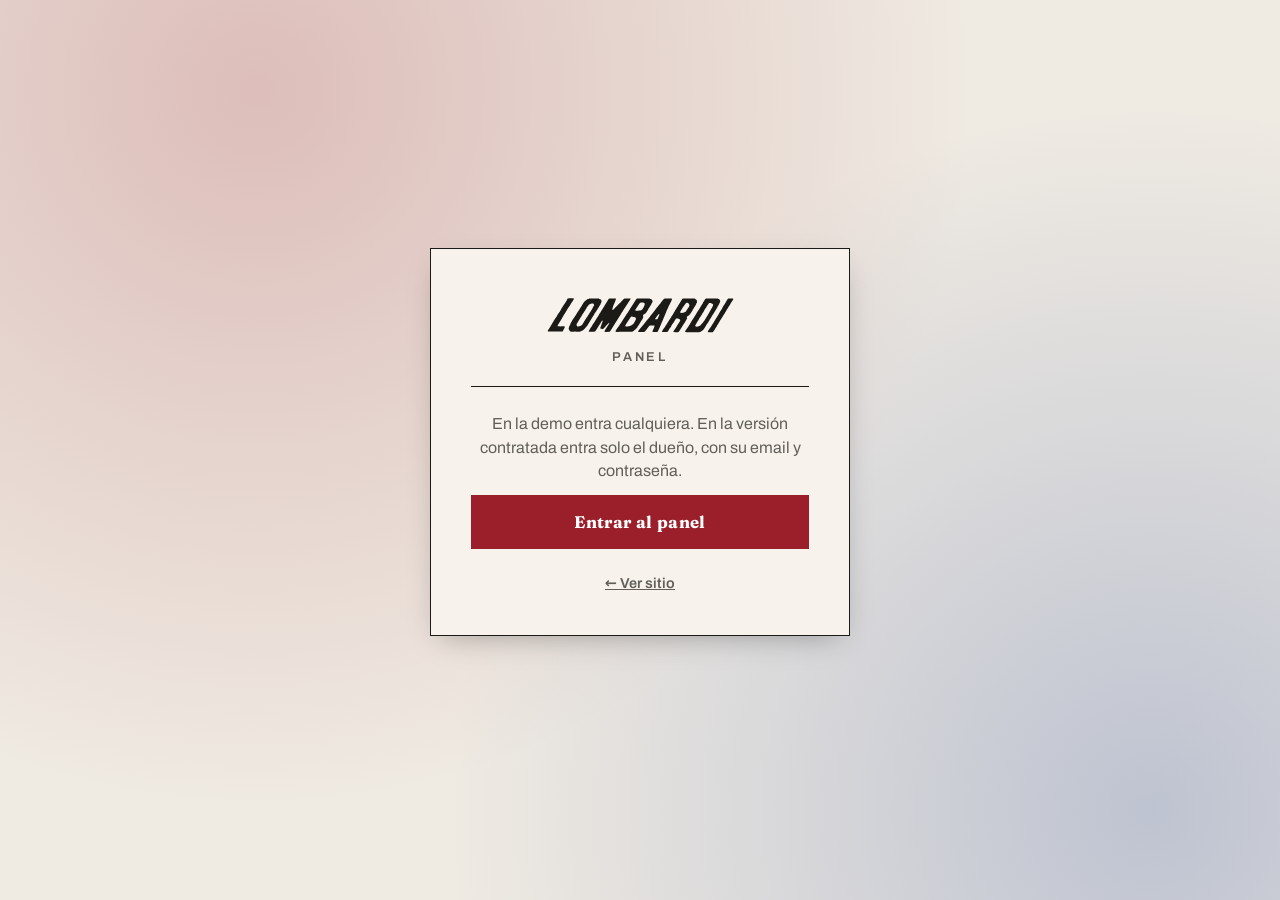
<file: admin/index.html>
<!doctype html>
<!-- Plantilla del panel. Va en web/admin/index.html de cada demo (scripts/instalar.mjs la copia). -->
<html lang="es">
<head>
<meta charset="utf-8">
<meta name="viewport" content="width=device-width, initial-scale=1, viewport-fit=cover">
<meta name="robots" content="noindex, nofollow">
<meta name="theme-color" content="#1E3524">
<title>Panel · Lombardi</title>
<script>
  // /admin sin barra final rompe las rutas relativas en algunos servidores (XAMPP): la agregamos.
  if (!/\/$|\.html$/.test(location.pathname)) location.replace(location.pathname + '/' + location.search + location.hash);
</script>
<link rel="icon" href="../img/favicon.png">
<link rel="stylesheet" href="../css/fonts.css?v=1" data-kit-fonts>
<link rel="stylesheet" href="../kit/kit.css?v=1">
<link rel="stylesheet" href="../kit/admin/admin.css?v=1">
</head>
<body>
<div id="kit-admin" class="kit-root kit-admin" aria-busy="true"></div>
<script type="module">
  import { initAdmin } from '../kit/admin/admin.js?v=1';
  initAdmin({ config: '../cliente.json', sitio: '../' });
</script>
</body>
</html>
</file>
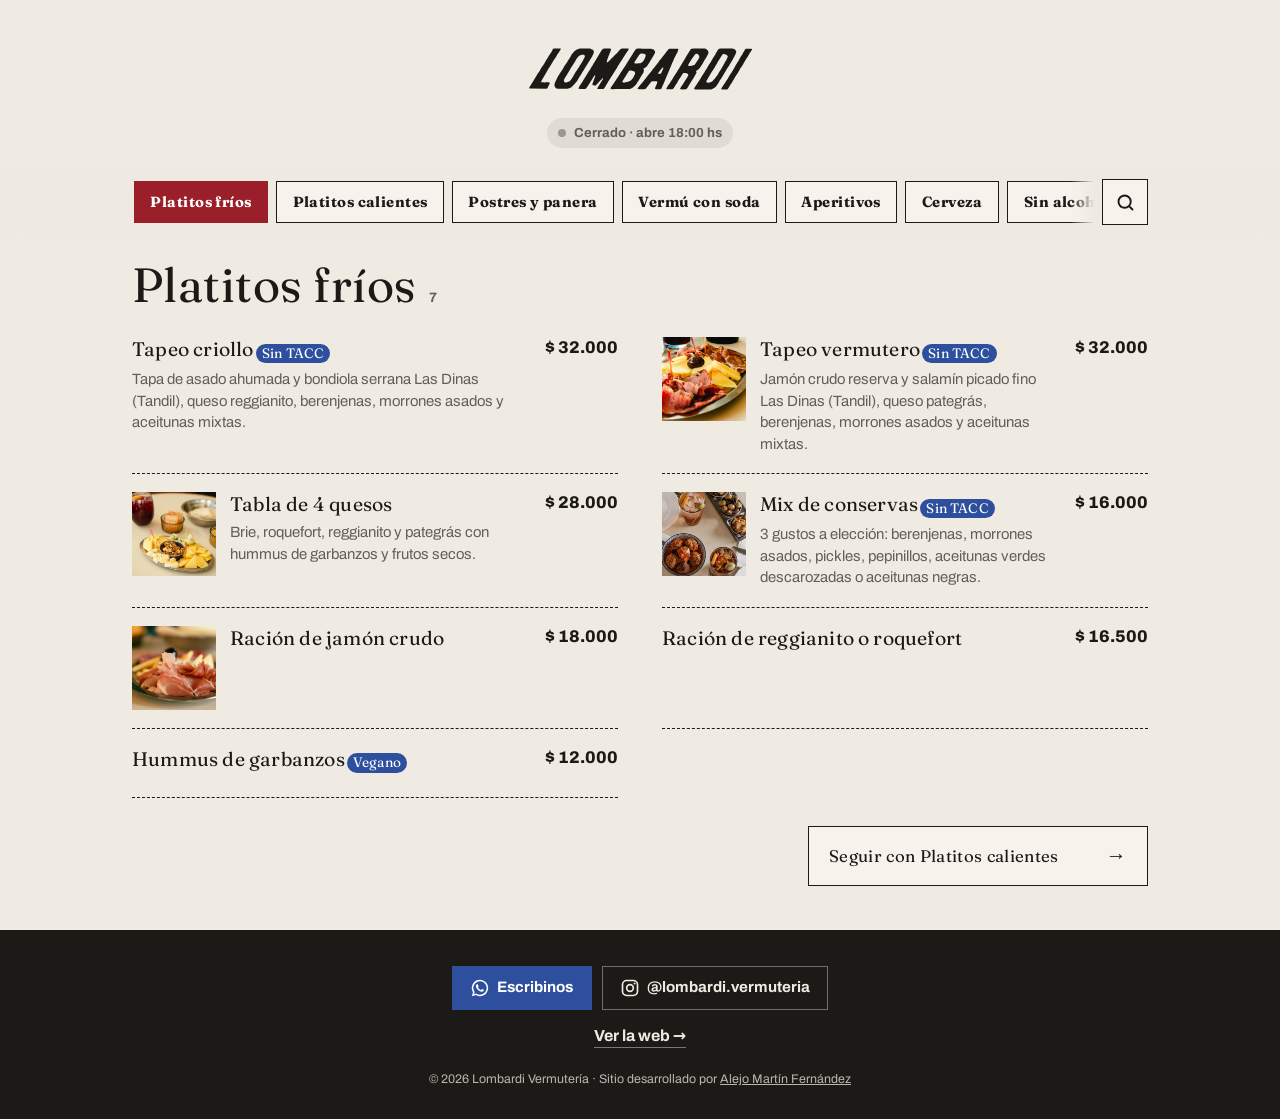
<file: carta/index.html>
<!doctype html>
<!-- Carta pública: la página a la que lleva el QR de las mesas. Va en web/carta/index.html de cada demo (scripts/instalar.mjs la copia).
     Se edita desde /admin (Carta) y el QR + las tarjetas para imprimir salen de /admin (QR de la carta). -->
<html lang="es">
<head>
<meta charset="utf-8">
<meta name="viewport" content="width=device-width, initial-scale=1, viewport-fit=cover">
<meta name="theme-color" content="#1E3524">
<title>Carta · Lombardi Vermutería</title>
<meta name="description" content="La carta de Lombardi Vermutería: platitos, vermús y vinos por copa, siempre actualizada.">
<meta property="og:image" content="https://lombardi-vermuteria.vercel.app/img/og.jpg?v=1">
<meta property="og:image:width" content="1200">
<meta property="og:image:height" content="630">
<meta property="og:title" content="La carta de Lombardi Vermutería">
<meta property="og:description" content="Platitos para compartir, vermú con soda y vinos por copa. Av. Triunvirato 3901.">
<meta name="twitter:card" content="summary_large_image">
<script>
  // /carta sin barra final rompe las rutas relativas en algunos servidores (XAMPP): la agregamos.
  if (!/\/$|\.html$/.test(location.pathname)) location.replace(location.pathname + '/' + location.search + location.hash);
</script>
<link rel="icon" href="../img/favicon.png">
<link rel="stylesheet" href="../css/fonts.css?v=1" data-kit-fonts>
<link rel="stylesheet" href="../kit/kit.css?v=1">
<link rel="stylesheet" href="../kit/menu.css?v=1">
</head>
<body>
<div id="kit-menu" class="kit-root kit-menu" aria-busy="true"></div>
<script type="module">
  import { initMenu } from '../kit/modules/menu.js?v=1';
  initMenu({ config: '../cliente.json', sitio: '../', imagenes: { lqip: '../img/lqip.json' } });
</script>
</body>
</html>
</file>
<file: css/fonts.css>
/* Fuentes propias (self-hosted): Fraunces para títulos, Archivo (con ancho variable) para texto y rótulos */
@font-face{font-family:'Fraunces';font-style:normal;font-display:swap;font-weight:100 900;src:url(../fonts/fraunces-latin-standard-normal.woff2) format('woff2')}
@font-face{font-family:'Fraunces';font-style:italic;font-display:swap;font-weight:100 900;src:url(../fonts/fraunces-latin-standard-italic.woff2) format('woff2')}
@font-face{font-family:'Archivo';font-style:normal;font-display:swap;font-weight:100 900;font-stretch:62% 125%;src:url(../fonts/archivo-latin-standard-normal.woff2) format('woff2')}
@font-face{font-family:'Archivo';font-style:italic;font-display:swap;font-weight:100 900;font-stretch:62% 125%;src:url(../fonts/archivo-latin-standard-italic.woff2) format('woff2')}
</file>
<file: kit/kit.css>
/* KIT DEMOS — estilos de módulos y popups.
   Todo sale de las variables --kit-* que arma core/theme.js desde cliente.json → marca.
   Cada demo puede pisar cualquier variable o clase .kit-* en su propio CSS. */

:root {
  --kit-bg: #fff; --kit-surface: #fff; --kit-text: #151515; --kit-muted: #666; --kit-primary: #111; --kit-on-primary: #fff;
  --kit-accent: #fc0; --kit-on-accent: #111; --kit-border: #ddd; --kit-ok: #1f9d55; --kit-warn: #d97706; --kit-danger: #d42a1d;
  --kit-font-head: inherit; --kit-font-body: inherit; --kit-head-case: uppercase;
  --kit-radius: 14px; --kit-radius-btn: 12px; --kit-border-w: 1.5px; --kit-shadow: 0 10px 30px -12px rgba(0,0,0,.35);
  --kit-ease: cubic-bezier(.2,.8,.2,1); --kit-z: 9000;
}
.kit-root, .kit-root *, .kit-root *::before, .kit-root *::after { box-sizing: border-box; }
.kit-root [hidden], .kit-root[hidden] { display: none !important; }
.kit-root { font-family: var(--kit-font-body); color: var(--kit-text); -webkit-tap-highlight-color: transparent; }
.kit-sr { position: absolute !important; width: 1px; height: 1px; overflow: hidden; clip: rect(0 0 0 0); white-space: nowrap; }
html.kit-lock { overflow: hidden; }
html.kit-lock body { overflow: hidden; touch-action: none; }

/* ---------- botones ---------- */
.kit-btn {
  appearance: none; display: inline-flex; align-items: center; justify-content: center; gap: .45em;
  min-height: 44px; padding: .7em 1.15em; border: var(--kit-border-w) solid var(--kit-primary); border-radius: var(--kit-radius-btn);
  background: var(--kit-primary); color: var(--kit-on-primary); font: 700 .95rem/1.1 var(--kit-font-body); text-decoration: none;
  cursor: pointer; transition: transform .15s var(--kit-ease), filter .15s, background .2s, box-shadow .2s; white-space: nowrap;
}
.kit-btn:hover { filter: brightness(1.08); }
.kit-btn:active { transform: translateY(1px) scale(.98); }
.kit-btn:focus-visible, .kit-chip:focus-visible, .kit-tab:focus-visible, .kit-add:focus-visible, .kit-x:focus-visible { outline: 3px solid var(--kit-accent); outline-offset: 2px; }
.kit-btn--ghost { background: var(--kit-surface); color: var(--kit-text); border-color: var(--kit-border); }
.kit-btn--danger { background: var(--kit-danger); border-color: var(--kit-danger); color: #fff; }
.kit-btn--danger-t { color: var(--kit-danger); }
.kit-btn--sm { min-height: 36px; padding: .45em .85em; font-size: .85rem; }
.kit-btn--big { min-height: 54px; font-size: 1.05rem; font-family: var(--kit-font-head); text-transform: var(--kit-head-case); letter-spacing: .02em; }
.kit-btn--block { width: 100%; }
.kit-btn[disabled] { opacity: .55; cursor: not-allowed; }
.kit-btn.is-loading { position: relative; color: transparent !important; }
.kit-btn.is-loading::after { content: ""; position: absolute; width: 20px; height: 20px; border: 2.5px solid var(--kit-on-primary); border-right-color: transparent; border-radius: 50%; animation: kit-spin .7s linear infinite; }
.kit-icon { appearance: none; width: 36px; height: 36px; display: inline-grid; place-items: center; border: var(--kit-border-w) solid var(--kit-border); border-radius: 10px; background: var(--kit-surface); color: var(--kit-text); cursor: pointer; font-size: 1rem; }
.kit-icon--danger { color: var(--kit-danger); }
.kit-icon[disabled] { opacity: .35; cursor: default; }
.kit-row { display: flex; gap: .6rem; flex-wrap: wrap; align-items: center; }
.kit-row--end { justify-content: flex-end; } .kit-row--center { justify-content: center; } .kit-row--between { justify-content: space-between; }
.kit-row--stack { flex-direction: column; align-items: stretch; }

/* ---------- badges / tags ---------- */
.kit-badge { display: inline-flex; align-items: center; gap: .3em; padding: .28em .6em; border-radius: 999px; font: 700 .72rem/1 var(--kit-font-body); letter-spacing: .02em; background: color-mix(in srgb, var(--kit-text) 9%, var(--kit-surface)); color: var(--kit-text); white-space: nowrap; }
.kit-badge--ok { background: color-mix(in srgb, var(--kit-ok) 16%, var(--kit-surface)); color: color-mix(in srgb, var(--kit-ok) 75%, #000); }
.kit-badge--warn { background: color-mix(in srgb, var(--kit-warn) 18%, var(--kit-surface)); color: color-mix(in srgb, var(--kit-warn) 70%, #000); }
.kit-badge--danger, .kit-badge--off { background: color-mix(in srgb, var(--kit-danger) 14%, var(--kit-surface)); color: color-mix(in srgb, var(--kit-danger) 80%, #000); }
.kit-badge--new { background: var(--kit-accent); color: var(--kit-on-accent); animation: kit-pulse 1.4s ease-in-out 3; }
.kit-tag { display: inline-grid; place-items: center; width: 1.15em; height: 1.15em; vertical-align: -.12em; margin-left: .15em; color: var(--kit-primary); }
.kit-tag svg { width: 100%; height: 100%; }
.kit-tag--txt { width: auto; height: auto; font-size: .7em; padding: .15em .45em; border-radius: 999px; background: var(--kit-accent); color: var(--kit-on-accent); }

/* ---------- carta ---------- */
.kit-carta { --kit-cols: 1; }
.kit-tabs { display: flex; gap: .5rem; overflow-x: auto; scrollbar-width: none; padding: 2px 2px 10px; margin-bottom: .5rem; scroll-snap-type: x proximity; }
.kit-tabs::-webkit-scrollbar { display: none; }
.kit-tab {
  appearance: none; flex: 0 0 auto; scroll-snap-align: start; min-height: 44px; padding: .55em 1.1em;
  border: var(--kit-border-w) solid var(--kit-text); border-radius: var(--kit-radius-btn); background: var(--kit-surface); color: var(--kit-text);
  font: 700 .95rem/1 var(--kit-font-head); text-transform: var(--kit-head-case); letter-spacing: .03em; cursor: pointer; transition: background .2s, color .2s, transform .15s;
}
.kit-tab.is-on { background: var(--kit-primary); border-color: var(--kit-primary); color: var(--kit-on-primary); }
.kit-carta__panel { display: grid; grid-template-columns: repeat(var(--kit-cols), minmax(0, 1fr)); gap: 0 2rem; }
.kit-item {
  display: grid; grid-template-columns: auto minmax(0, 1fr) auto; gap: .9rem; align-items: center; padding: 1rem 0;
  border-bottom: var(--kit-border-w) dashed var(--kit-border); min-width: 0;
  animation: kit-up .5s var(--kit-ease) both; animation-delay: calc(var(--i, 0) * 45ms);
}
.kit-item:not(:has(.kit-item__foto)) { grid-template-columns: minmax(0, 1fr) auto; }
.kit-item.is-off { opacity: .55; }
.kit-item__foto { width: 64px; height: 64px; object-fit: cover; border-radius: calc(var(--kit-radius) * .7); }
.kit-item__name { margin: 0 0 .25rem; font: 400 1.2rem/1.05 var(--kit-font-head); text-transform: var(--kit-head-case); }
.kit-item__n { margin-right: .5em; color: var(--kit-primary); }
.kit-item__desc { margin: 0; color: var(--kit-muted); font-size: .9rem; line-height: 1.4; }
.kit-item__side { display: flex; flex-direction: column; align-items: flex-end; gap: .45rem; }
.kit-price { font: 700 1.05rem/1 var(--kit-font-body); white-space: nowrap; }
.kit-price--na { font-size: .85rem; color: var(--kit-muted); font-weight: 600; }
.kit-add {
  appearance: none; min-height: 40px; padding: .45em .9em; border: var(--kit-border-w) solid var(--kit-primary); border-radius: var(--kit-radius-btn);
  background: var(--kit-surface); color: var(--kit-primary); font: 800 .85rem/1 var(--kit-font-body); cursor: pointer; white-space: nowrap;
  transition: background .2s, color .2s, transform .12s;
}
.kit-add:hover { background: var(--kit-primary); color: var(--kit-on-primary); }
.kit-add:active { transform: scale(.94); }
.kit-step { display: inline-flex; align-items: center; border: var(--kit-border-w) solid var(--kit-primary); border-radius: var(--kit-radius-btn); background: var(--kit-primary); color: var(--kit-on-primary); overflow: hidden; animation: kit-pop .25s var(--kit-ease); }
.kit-step button { appearance: none; width: 38px; height: 38px; border: 0; background: transparent; color: inherit; font: 800 1.15rem/1 var(--kit-font-body); cursor: pointer; }
.kit-step button:disabled { opacity: .35; cursor: default; }
.kit-step output { min-width: 1.6em; text-align: center; font-weight: 800; }
.kit-step--lg button { width: 46px; height: 46px; }
.kit-step--lg output { min-width: 2.2em; font-size: 1.15rem; }
@media (min-width: 900px) { .kit-carta { --kit-cols: 2; } }

/* ---------- botón flotante del carrito ---------- */
.kit-fab {
  position: fixed; z-index: calc(var(--kit-z) - 2); right: max(14px, env(safe-area-inset-right)); bottom: max(14px, env(safe-area-inset-bottom));
  display: flex; align-items: center; gap: .7rem; padding: .55rem 1rem .55rem .6rem; min-height: 58px;
  border: var(--kit-border-w) solid var(--kit-text); border-radius: var(--kit-radius-btn); background: var(--kit-primary); color: var(--kit-on-primary);
  box-shadow: var(--kit-shadow); cursor: pointer; font-family: var(--kit-font-body); text-align: left;
  animation: kit-in-up .45s var(--kit-ease) both;
}
.kit-fab__ico { width: 40px; height: 40px; display: grid; place-items: center; border-radius: calc(var(--kit-radius-btn) * .8); background: color-mix(in srgb, var(--kit-on-primary) 16%, transparent); }
.kit-fab__ico svg { width: 22px; height: 22px; fill: none; stroke: currentColor; stroke-width: 2; stroke-linejoin: round; }
.kit-fab__txt { display: flex; flex-direction: column; line-height: 1.1; }
.kit-fab__label { font: 400 1rem/1 var(--kit-font-head); text-transform: var(--kit-head-case); letter-spacing: .03em; }
.kit-fab__total { font-weight: 700; font-size: .9rem; opacity: .92; }
.kit-fab__n { position: absolute; top: -9px; left: -9px; min-width: 26px; height: 26px; padding: 0 6px; display: grid; place-items: center; border-radius: 999px; background: var(--kit-accent); color: var(--kit-on-accent); font: 800 .8rem/1 var(--kit-font-body); border: 2px solid var(--kit-text); }
.kit-fab.bump { animation: kit-bump .45s var(--kit-ease); }
.kit-fly { position: fixed; z-index: var(--kit-z); width: 54px; height: 54px; margin: -27px 0 0 -27px; border-radius: 50%; background: var(--kit-accent); overflow: hidden; pointer-events: none; transition: transform .6s cubic-bezier(.5,-.3,.7,1), opacity .6s; box-shadow: 0 4px 14px rgba(0,0,0,.25); }
.kit-fly img { width: 100%; height: 100%; object-fit: cover; }

/* píldora "probá el panel" (solo demo) */
.kit-demo-pill {
  position: fixed; z-index: calc(var(--kit-z) - 3); left: max(14px, env(safe-area-inset-left)); bottom: max(14px, env(safe-area-inset-bottom));
  display: inline-flex; align-items: center; gap: .5rem; min-height: 44px; padding: .55rem .9rem; border-radius: 999px; background: var(--kit-surface); color: var(--kit-text);
  border: var(--kit-border-w) solid var(--kit-text); box-shadow: var(--kit-shadow); font: 700 .8rem/1 var(--kit-font-body); text-decoration: none;
  opacity: 0; transform: translateY(20px); transition: opacity .4s, transform .4s var(--kit-ease);
}
.kit-demo-pill.is-in { opacity: 1; transform: none; }
html.kit-lock .kit-demo-pill { opacity: 0; pointer-events: none; transform: translateY(20px); }
.kit-demo-pill__dot { width: 8px; height: 8px; border-radius: 50%; background: var(--kit-ok); box-shadow: 0 0 0 0 var(--kit-ok); animation: kit-ping 2s infinite; }
@media (max-width: 640px) { html.kit-has-cart .kit-demo-pill { bottom: calc(max(14px, env(safe-area-inset-bottom)) + 70px); } }

/* ---------- popups ---------- */
.kit-pop { position: fixed; inset: 0; z-index: var(--kit-z); display: grid; place-items: center; padding: 16px; }
.kit-pop__back { position: absolute; inset: 0; background: color-mix(in srgb, var(--kit-text) 55%, transparent); opacity: 0; transition: opacity .25s; }
.kit-pop__box {
  position: relative; width: min(520px, 100%); max-height: min(88vh, 100%); max-height: min(88dvh, 100%); display: flex; flex-direction: column;
  background: var(--kit-bg); color: var(--kit-text); border: var(--kit-border-w) solid var(--kit-text); border-radius: var(--kit-radius);
  box-shadow: var(--kit-shadow); outline: none; overflow: hidden;
  opacity: 0; transform: translateY(24px) scale(.97); transition: opacity .25s, transform .3s var(--kit-ease);
}
.kit-pop.is-open .kit-pop__back { opacity: 1; }
.kit-pop.is-open .kit-pop__box { opacity: 1; transform: none; }
.kit-pop.is-closing .kit-pop__box { transform: translateY(16px) scale(.98); }
.kit-pop__head { color: var(--kit-text); margin: 0; display: flex; align-items: center; justify-content: space-between; gap: 1rem; padding: 14px 14px 10px 20px; border-bottom: var(--kit-border-w) solid var(--kit-border); background: var(--kit-bg); }
.kit-pop__title { margin: 0; font: 400 1.35rem/1.05 var(--kit-font-head); text-transform: var(--kit-head-case); letter-spacing: .02em; }
.kit-pop--sm .kit-pop__head { border-bottom: 0; padding-bottom: 0; }
.kit-pop__body { padding: 16px 20px 20px; overflow: auto; overscroll-behavior: contain; -webkit-overflow-scrolling: touch; }
.kit-x { appearance: none; flex: 0 0 auto; width: 42px; height: 42px; display: grid; place-items: center; border: var(--kit-border-w) solid var(--kit-border); border-radius: 50%; background: var(--kit-surface); color: var(--kit-text); cursor: pointer; transition: transform .2s; }
.kit-x:hover { transform: rotate(90deg); }
.kit-x svg { width: 18px; height: 18px; stroke: currentColor; stroke-width: 2.4; stroke-linecap: round; }
.kit-pop--sm .kit-pop__box { width: min(420px, 100%); }
.kit-pop--editor .kit-pop__box { width: min(560px, 100%); }
.kit-pop--resv .kit-pop__box { width: min(600px, 100%); }

/* drawer: hoja inferior en mobile, panel lateral en desktop */
.kit-pop--drawer { place-items: end stretch; padding: 0; }
.kit-pop--drawer .kit-pop__box { width: 100%; max-height: 92vh; max-height: 92dvh; border-radius: var(--kit-radius) var(--kit-radius) 0 0; border-bottom: 0; transform: translateY(100%); }
.kit-pop--drawer .kit-pop__body { padding: 0; display: flex; flex-direction: column; min-height: 0; flex: 1; overflow: hidden; }
.kit-pop--drawer.is-closing .kit-pop__box { transform: translateY(100%); }
@media (min-width: 760px) {
  .kit-pop--drawer { place-items: stretch end; }
  .kit-pop--drawer .kit-pop__box { width: min(440px, 100%); height: 100%; max-height: none; border-radius: 0; border: 0; border-left: var(--kit-border-w) solid var(--kit-text); transform: translateX(100%); }
  .kit-pop--drawer.is-closing .kit-pop__box { transform: translateX(100%); }
}

/* ---------- carrito / checkout ---------- */
.kit-cart__scroll { flex: 1; overflow: auto; overscroll-behavior: contain; padding: 8px 20px 16px; }
.kit-lines { list-style: none; margin: 0 0 12px; padding: 0; }
.kit-line { display: grid; grid-template-columns: 52px minmax(0, 1fr) auto; gap: .75rem; align-items: center; padding: .7rem 0; border-bottom: var(--kit-border-w) dashed var(--kit-border); animation: kit-up .35s var(--kit-ease) both; }
.kit-line__img { width: 52px; height: 52px; border-radius: 10px; object-fit: cover; background: color-mix(in srgb, var(--kit-primary) 14%, var(--kit-surface)); display: block; }
.kit-line__body { display: flex; flex-direction: column; min-width: 0; }
.kit-line__body b { font: 400 1.05rem/1.1 var(--kit-font-head); text-transform: var(--kit-head-case); overflow-wrap: anywhere; }
.kit-line__body span { color: var(--kit-muted); font-size: .88rem; }
.kit-cart__foot { color: var(--kit-text); margin: 0; padding: 12px 20px max(16px, env(safe-area-inset-bottom)); border-top: var(--kit-border-w) solid var(--kit-text); background: var(--kit-surface); }
.kit-sum { display: grid; gap: .3rem; margin-bottom: .7rem; font-size: .92rem; }
.kit-sum > div { display: flex; justify-content: space-between; }
.kit-sum__total { font-size: 1.1rem; }
.kit-sum__total b { font: 400 1.5rem/1 var(--kit-font-head); }
.kit-empty { text-align: center; padding: 2.5rem 1.5rem; display: grid; gap: .5rem; justify-items: center; }
.kit-empty__t { font: 400 1.35rem/1.1 var(--kit-font-head); text-transform: var(--kit-head-case); margin: 0; }
.kit-empty p { margin: 0; color: var(--kit-muted); }
.kit-empty .kit-btn { margin-top: .8rem; }

/* ---------- formularios ---------- */
.kit-form { display: grid; gap: .85rem; }
.kit-field { display: grid; gap: .35rem; min-width: 0; }
.kit-field > span, .kit-label, .kit-pay legend { font: 700 .78rem/1 var(--kit-font-body); text-transform: uppercase; letter-spacing: .06em; color: var(--kit-muted); }
.kit-field input, .kit-field textarea, .kit-field select {
  width: 100%; min-height: 46px; padding: .7em .85em; border: var(--kit-border-w) solid var(--kit-border); border-radius: calc(var(--kit-radius-btn) * .8);
  background: var(--kit-surface); color: var(--kit-text); font: 500 16px/1.3 var(--kit-font-body); transition: border-color .2s, box-shadow .2s;
}
.kit-field textarea { resize: vertical; min-height: 64px; }
.kit-field input:focus, .kit-field textarea:focus, .kit-field select:focus { outline: none; border-color: var(--kit-primary); box-shadow: 0 0 0 3px color-mix(in srgb, var(--kit-primary) 22%, transparent); }
.kit-field-row { display: grid; grid-template-columns: 1fr 1fr; gap: .75rem; }
.kit-check { display: flex; align-items: center; gap: .6rem; font-weight: 600; cursor: pointer; }
.kit-check input { width: 20px; height: 20px; accent-color: var(--kit-primary); }
.kit-seg { display: grid; grid-auto-flow: column; grid-auto-columns: 1fr; gap: 0; padding: 4px; margin: 0; border: var(--kit-border-w) solid var(--kit-border); border-radius: var(--kit-radius-btn); background: var(--kit-surface); }
.kit-seg label { position: relative; }
.kit-seg input { position: absolute; opacity: 0; inset: 0; cursor: pointer; }
.kit-seg span { display: grid; place-items: center; min-height: 42px; border-radius: calc(var(--kit-radius-btn) * .75); font-weight: 700; font-size: .9rem; transition: background .2s, color .2s; text-align: center; padding: 0 .4rem; }
.kit-seg input:checked + span { background: var(--kit-primary); color: var(--kit-on-primary); }
.kit-seg input:focus-visible + span { outline: 3px solid var(--kit-accent); }
.kit-sedes { border: 0; padding: 0; margin: .1rem 0 0; min-width: 0; }
.kit-sedes legend { font: 700 .78rem/1 var(--kit-font-body); text-transform: uppercase; letter-spacing: .06em; color: var(--kit-muted); margin-bottom: .55rem; padding: 0; }
.kit-sedes__list { display: grid; grid-template-columns: repeat(auto-fill, minmax(min(100%, 9.5rem), 1fr)); gap: .5rem; }
.kit-sede { position: relative; display: block; cursor: pointer; min-width: 0; }
.kit-sede input { position: absolute; opacity: 0; inset: 0; cursor: pointer; }
.kit-sede span { display: flex; flex-direction: column; justify-content: center; gap: .15rem; min-height: 56px; padding: .55rem .8rem; border: var(--kit-border-w) solid var(--kit-border); border-radius: var(--kit-radius); background: var(--kit-surface); transition: background .2s, color .2s, border-color .2s; }
.kit-sede b { font-size: .95rem; line-height: 1.15; overflow-wrap: anywhere; }
.kit-sede small { font-size: .8rem; line-height: 1.25; opacity: .8; overflow-wrap: anywhere; }
.kit-sede input:checked + span { background: var(--kit-primary); color: var(--kit-on-primary); border-color: var(--kit-primary); }
.kit-sede input:focus-visible + span { outline: 3px solid var(--kit-accent); outline-offset: 2px; }
.kit-line__nota { font-style: normal; font-size: .82rem; color: var(--kit-muted); overflow-wrap: anywhere; }
.kit-pay { display: grid; gap: .5rem; border: 0; padding: 0; margin: .2rem 0 0; }
.kit-pay legend { margin-bottom: .5rem; }
.kit-pay__opt { position: relative; display: block; cursor: pointer; }
.kit-pay__opt input { position: absolute; opacity: 0; }
.kit-pay__card { display: grid; gap: .15rem; padding: .8rem 1rem .8rem 2.7rem; border: var(--kit-border-w) solid var(--kit-border); border-radius: var(--kit-radius-btn); background: var(--kit-surface); transition: border-color .2s, background .2s; position: relative; }
.kit-pay__card::before { content: ""; position: absolute; left: 1rem; top: 50%; width: 18px; height: 18px; margin-top: -9px; border-radius: 50%; border: 2px solid var(--kit-border); background: var(--kit-surface); transition: border .2s; }
.kit-pay__card small { color: var(--kit-muted); }
.kit-pay__opt input:checked + .kit-pay__card { border-color: var(--kit-primary); background: color-mix(in srgb, var(--kit-primary) 7%, var(--kit-surface)); }
.kit-pay__opt input:checked + .kit-pay__card::before { border: 6px solid var(--kit-primary); }
.kit-pay__opt input:focus-visible + .kit-pay__card { outline: 3px solid var(--kit-accent); }
.kit-msg { margin: 0 0 .6rem; padding: .6rem .8rem; border-radius: 10px; background: color-mix(in srgb, var(--kit-danger) 12%, var(--kit-surface)); color: color-mix(in srgb, var(--kit-danger) 85%, #000); font-weight: 600; font-size: .9rem; }
.kit-msg.shake { animation: kit-shake .35s; }
.kit-hint { color: var(--kit-muted); font-size: .88rem; margin: 0; }
.kit-error { padding: 1rem; color: var(--kit-danger); }

/* chips (días, horas, filtros) */
.kit-chips { display: flex; gap: .5rem; flex-wrap: wrap; }
.kit-chips--scroll { flex-wrap: nowrap; overflow-x: auto; scrollbar-width: none; padding: 2px 2px 6px; margin: 0 -2px; scroll-snap-type: x proximity; }
.kit-chips--scroll::-webkit-scrollbar { display: none; }
.kit-chips--grid { display: grid; grid-template-columns: repeat(auto-fill, minmax(74px, 1fr)); }
.kit-chips--grid > .kit-hint { grid-column: 1 / -1; }
.kit-chip {
  appearance: none; flex: 0 0 auto; scroll-snap-align: start; display: inline-flex; flex-direction: column; align-items: center; justify-content: center; gap: .15rem;
  min-height: 44px; padding: .45em .8em; border: var(--kit-border-w) solid var(--kit-border); border-radius: calc(var(--kit-radius-btn) * .8);
  background: var(--kit-surface); color: var(--kit-text); font: 700 .92rem/1 var(--kit-font-body); cursor: pointer; transition: background .15s, color .15s, border-color .15s, transform .12s;
}
.kit-chip small { font-weight: 600; font-size: .7rem; opacity: .8; }
.kit-chip:not([disabled]):hover { border-color: var(--kit-primary); }
.kit-chip.is-on { background: var(--kit-primary); border-color: var(--kit-primary); color: var(--kit-on-primary); animation: kit-pop .22s var(--kit-ease); }
.kit-chip[disabled] { opacity: .45; cursor: not-allowed; text-decoration: none; }
.kit-chip.is-full { text-decoration: line-through; }
.kit-chip--day { min-width: 72px; padding: .55em .7em; }
.kit-chip--day b { font-family: var(--kit-font-head); font-weight: 400; text-transform: var(--kit-head-case); font-size: 1rem; }

/* reservas */
.kit-resv { display: grid; gap: 1.1rem; }
.kit-resv__row { display: flex; align-items: center; justify-content: space-between; gap: 1rem; }
.kit-resv__block { display: grid; gap: .55rem; min-width: 0; }
.kit-resv__datos { display: grid; gap: .8rem; }
@media (min-width: 560px) { .kit-resv__datos { grid-template-columns: 1fr 1fr; } .kit-field--full { grid-column: 1 / -1; } }
.kit-resv .kit-step { background: var(--kit-surface); color: var(--kit-text); border-color: var(--kit-text); }
[data-kit="reservas"] .kit-resv { padding: clamp(16px, 4vw, 28px); background: var(--kit-bg); border: var(--kit-border-w) solid var(--kit-text); border-radius: var(--kit-radius); box-shadow: var(--kit-shadow); }

/* confirmaciones */
.kit-done { text-align: center; display: grid; gap: .55rem; justify-items: center; padding: .5rem 0 .3rem; }
.kit-done h3 { margin: .3rem 0 0; font: 400 1.6rem/1.05 var(--kit-font-head); text-transform: var(--kit-head-case); }
.kit-done p { margin: 0 0 .6rem; color: var(--kit-muted); max-width: 34ch; }
.kit-done__ico { width: 68px; height: 68px; border-radius: 50%; display: grid; place-items: center; background: var(--kit-primary); color: var(--kit-on-primary); animation: kit-pop .45s var(--kit-ease); }
.kit-done--warn .kit-done__ico { background: var(--kit-warn); color: #fff; }
.kit-done__ico svg { width: 34px; height: 34px; fill: none; stroke: currentColor; stroke-width: 3; stroke-linecap: round; stroke-linejoin: round; stroke-dasharray: 30; animation: kit-draw .5s .2s backwards; }
.kit-confirm p { margin: .2rem 0 1.2rem; font-size: 1.02rem; line-height: 1.45; }
.kit-sim { display: grid; gap: .8rem; }
.kit-sim__tag { justify-self: start; margin: 0; padding: .25em .6em; border-radius: 6px; background: var(--kit-accent); color: var(--kit-on-accent); font: 800 .72rem/1 var(--kit-font-body); letter-spacing: .1em; }
.kit-sim p { margin: 0; color: var(--kit-muted); }
.kit-sim__total { display: flex; justify-content: space-between; align-items: baseline; padding: .9rem 1rem; border: var(--kit-border-w) dashed var(--kit-border); border-radius: var(--kit-radius-btn); }
.kit-sim__total b { font: 400 1.6rem/1 var(--kit-font-head); }

/* toasts */
.kit-toasts { position: fixed; z-index: calc(var(--kit-z) + 10); left: 50%; top: max(14px, env(safe-area-inset-top)); transform: translateX(-50%); display: grid; gap: .5rem; width: min(92vw, 420px); pointer-events: none; }
.kit-toast { padding: .75rem 1rem; border-radius: var(--kit-radius-btn); background: var(--kit-text); color: var(--kit-bg); font: 600 .92rem/1.3 var(--kit-font-body); box-shadow: 0 10px 30px -10px rgba(0,0,0,.5); opacity: 0; transform: translateY(-12px); transition: opacity .25s, transform .3s var(--kit-ease); text-align: center; }
.kit-toast--warn { background: var(--kit-warn); color: #fff; }
.kit-toast.is-in { opacity: 1; transform: none; }

/* switch */
.kit-switch { position: relative; display: inline-flex; cursor: pointer; }
.kit-switch input { position: absolute; z-index: 1; opacity: 0; width: 100%; height: 100%; margin: 0; cursor: pointer; }
.kit-switch__ui { width: 46px; height: 28px; border-radius: 999px; background: var(--kit-border); position: relative; transition: background .2s; }
.kit-switch__ui::after { content: ""; position: absolute; top: 3px; left: 3px; width: 22px; height: 22px; border-radius: 50%; background: #fff; box-shadow: 0 1px 3px rgba(0,0,0,.3); transition: transform .2s var(--kit-ease); }
.kit-switch input:checked + .kit-switch__ui { background: var(--kit-ok); }
.kit-switch input:checked + .kit-switch__ui::after { transform: translateX(18px); }
.kit-switch input:focus-visible + .kit-switch__ui { outline: 3px solid var(--kit-accent); outline-offset: 2px; }

/* ---------- animaciones ---------- */
@keyframes kit-up { from { opacity: 0; transform: translateY(12px); } }
@keyframes kit-in-up { from { opacity: 0; transform: translateY(30px) scale(.9); } }
@keyframes kit-pop { 0% { transform: scale(.85); } 60% { transform: scale(1.06); } 100% { transform: none; } }
@keyframes kit-bump { 0%, 100% { transform: none; } 35% { transform: scale(1.12) rotate(-3deg); } 65% { transform: scale(.96); } }
@keyframes kit-spin { to { transform: rotate(360deg); } }
@keyframes kit-shake { 25% { transform: translateX(-6px); } 50% { transform: translateX(5px); } 75% { transform: translateX(-3px); } }
@keyframes kit-draw { from { stroke-dashoffset: 30; } to { stroke-dashoffset: 0; } }
@keyframes kit-pulse { 50% { transform: scale(1.12); } }
@keyframes kit-ping { 0% { box-shadow: 0 0 0 0 color-mix(in srgb, var(--kit-ok) 60%, transparent); } 80%, 100% { box-shadow: 0 0 0 9px transparent; } }
@media (prefers-reduced-motion: reduce) {
  .kit-root *, .kit-fab, .kit-pop__box, .kit-item { animation: none !important; transition: none !important; }
}

/* descuento por medio de pago (efectivo al retirar) */
.kit-sum__desc { color: var(--kit-accent); font-weight: 700; }

/* ---------- encargos: día y franja de retiro (v1.3) ---------- */
.kit-retiro, .kit-franjas { border: 0; padding: 0; margin: .1rem 0 0; min-width: 0; }
.kit-retiro legend, .kit-franjas legend { display: flex; flex-wrap: wrap; align-items: baseline; gap: .2rem .6rem; font: 700 .78rem/1.2 var(--kit-font-body); text-transform: uppercase; letter-spacing: .06em; color: var(--kit-muted); margin-bottom: .55rem; padding: 0; }
.kit-retiro legend small { font-weight: 600; text-transform: none; letter-spacing: 0; font-size: .82rem; }
.kit-dias { display: flex; gap: .5rem; overflow-x: auto; overscroll-behavior-x: contain; scroll-snap-type: x proximity; padding: 2px 2px 6px; margin: 0 -2px; scrollbar-width: none; }
.kit-dias::-webkit-scrollbar { display: none; }
.kit-dia, .kit-franja { position: relative; flex: 0 0 auto; scroll-snap-align: start; cursor: pointer; }
.kit-dia input, .kit-franja input { position: absolute; opacity: 0; inset: 0; margin: 0; cursor: pointer; }
.kit-dia span { display: grid; justify-items: center; gap: 2px; min-width: 56px; min-height: 64px; padding: .45rem .4rem; box-sizing: border-box; border: var(--kit-border-w) solid var(--kit-border); border-radius: var(--kit-radius-btn); background: var(--kit-surface); transition: background .2s, color .2s, border-color .2s, transform .15s; }
.kit-dia small { font: 600 .72rem/1 var(--kit-font-body); text-transform: capitalize; color: var(--kit-muted); }
.kit-dia b { font: 700 1.2rem/1 var(--kit-font-body); }
.kit-dia.is-on span, .kit-dia input:checked + span { background: var(--kit-text); border-color: var(--kit-text); color: var(--kit-surface); }
.kit-dia.is-on small, .kit-dia input:checked + span small { color: inherit; opacity: .8; }
.kit-dia.is-off { cursor: not-allowed; } .kit-dia.is-off span { opacity: .38; }
.kit-dia input:focus-visible + span, .kit-franja input:focus-visible + span { outline: 3px solid var(--kit-accent); outline-offset: 2px; }
.kit-franjas__list { display: grid; grid-template-columns: repeat(auto-fit, minmax(min(100%, 8.5rem), 1fr)); gap: .5rem; }
.kit-franja span { display: grid; gap: 3px; min-height: 52px; padding: .55rem .75rem; box-sizing: border-box; border: var(--kit-border-w) solid var(--kit-border); border-radius: var(--kit-radius-btn); background: var(--kit-surface); transition: background .2s, color .2s, border-color .2s; }
.kit-franja b { font: 700 .95rem/1 var(--kit-font-body); } .kit-franja small { font-size: .8rem; color: var(--kit-muted); }
.kit-franja.is-on span, .kit-franja input:checked + span { background: var(--kit-text); border-color: var(--kit-text); color: var(--kit-surface); }
.kit-franja.is-on small, .kit-franja input:checked + span small { color: inherit; opacity: .8; }
.kit-franja.is-off { cursor: not-allowed; } .kit-franja.is-off span { opacity: .38; text-decoration: line-through; }
.kit-hint { margin: .5rem 0 0; font-size: .85rem; line-height: 1.45; color: var(--kit-muted); }
.kit-aviso { margin: 0 0 .7rem; padding: .65rem .8rem; border-radius: calc(var(--kit-radius) * .7); background: color-mix(in srgb, var(--kit-warn) 12%, var(--kit-surface)); color: color-mix(in srgb, var(--kit-warn) 55%, #000); font-size: .85rem; line-height: 1.45; }
.kit-pay__opt.is-off { opacity: .55; cursor: not-allowed; }
.kit-tab--especial { border-style: dashed; }

/* botón de carrito propio de la demo ([data-kit-target]) */
.kit-bump { animation: kit-bump .45s var(--kit-ease); }

/* ---------- reservas por servicio y tanda (1.4) ---------- */
.kit-seg--serv { min-height: 52px; }
.kit-seg--serv span { flex-direction: column; gap: 1px; min-height: 46px; }
.kit-seg--serv small { font-weight: 600; font-size: .7rem; opacity: .75; }
.kit-seg--serv input:disabled + span { opacity: .45; cursor: not-allowed; }
.kit-tandas { display: grid; gap: .9rem; min-height: 120px; align-content: start; }
.kit-tanda { display: grid; gap: .45rem; }
.kit-tanda__t { font: 700 .74rem/1.2 var(--kit-font-body); letter-spacing: .14em; text-transform: uppercase; color: var(--kit-muted); }
.kit-tanda.is-full .kit-tanda__t { text-decoration: none; }
.kit-extras { display: grid; gap: .55rem; }
.kit-extras .kit-check { font-weight: 600; min-height: 32px; }

/* ---------- gift cards (1.4) ---------- */
.kit-line__img--gc { display: grid; place-items: center; color: var(--kit-primary); }
.kit-line__img--gc svg { width: 26px; height: 26px; fill: none; stroke: currentColor; stroke-width: 1.6; stroke-linecap: round; stroke-linejoin: round; }
.kit-gc-x { appearance: none; border: var(--kit-border-w) solid var(--kit-border); background: var(--kit-surface); color: var(--kit-text); font: 700 .8rem/1 var(--kit-font-body); min-height: 40px; padding: 0 .85em; border-radius: var(--kit-radius-btn); cursor: pointer; }
.kit-gc-x:hover { border-color: var(--kit-danger); color: var(--kit-danger); }
.kit-gcs { list-style: none; margin: 0 0 .6rem; padding: 0; display: grid; gap: .5rem; width: 100%; }
.kit-gcs li { display: grid; gap: 2px; padding: .75rem .9rem; border: var(--kit-border-w) dashed var(--kit-border); border-radius: calc(var(--kit-radius) * .6); text-align: left; }
.kit-gcs b { font: 400 1.5rem/1 var(--kit-font-head); letter-spacing: .06em; }
.kit-gcs span, .kit-gcs small { color: var(--kit-muted); font-size: .88rem; }
.kit-gcform { display: grid; gap: 1.1rem; }
[data-kit="giftcard"] .kit-gcform { padding: clamp(16px, 4vw, 28px); background: var(--kit-bg); border: var(--kit-border-w) solid var(--kit-text); border-radius: var(--kit-radius); box-shadow: var(--kit-shadow); }

/* ---------- tamaños y seña (1.5) ---------- */
.kit-line__det { display: block; font-style: normal; font-size: .85rem; color: var(--kit-muted); }
.kit-line__sena { display: inline-block; margin-left: .3rem; padding: .05rem .45rem; border-radius: 999px; background: var(--kit-accent); color: var(--kit-on-accent); font-size: .72rem; font-weight: 700; vertical-align: 1px; }
.kit-sum__resto { color: var(--kit-muted); }

/* cargador de imágenes (core/imagenes.js): nunca un hueco gris mientras baja una foto */
img.kit-ph.kit-ph {
  background:
    linear-gradient(100deg, transparent 32%, rgba(255, 255, 255, .42) 50%, transparent 68%) 0 0 / 260% 100% no-repeat,
    var(--kit-lqip, none) center / cover no-repeat,
    color-mix(in srgb, var(--kit-primary, #8a7b70) 14%, var(--kit-surface, #f1ebe6));
  animation: kit-ph 1.25s linear infinite;
}
img.kit-ph--ok { animation: kit-ph-in .6s cubic-bezier(.2, .7, .2, 1); }
@keyframes kit-ph { from { background-position: 130% 0, center, 0 0; } to { background-position: -30% 0, center, 0 0; } }
@keyframes kit-ph-in { from { filter: blur(14px) saturate(1.2); opacity: .55; } to { filter: none; opacity: 1; } }
@media (prefers-reduced-motion: reduce) { img.kit-ph.kit-ph { animation: none; } img.kit-ph--ok { animation: none; } }

/* ---------- estadías (alojamientos) ---------- */
.kit-est { container-type: inline-size; }
.kit-est__in { display: grid; gap: 22px; }
@container (min-width: 860px) { .kit-est__in { grid-template-columns: minmax(0, 1.25fr) minmax(0, 1fr); gap: 32px; align-items: start; } .kit-est:not(.kit-est--pop) .kit-est__cal { position: sticky; top: var(--kit-sticky-top, 96px); } }
.kit-est__cal { background: var(--kit-surface); border: var(--kit-border-w) solid var(--kit-border); border-radius: var(--kit-radius); padding: 16px; min-width: 0; }
.kit-est__nav { display: flex; align-items: center; gap: 10px; margin-bottom: 8px; }
.kit-est__titulos { text-transform: capitalize !important; flex: 1; display: grid; grid-template-columns: 1fr; text-align: center; font: 400 1.15rem/1.1 var(--kit-font-head); text-transform: var(--kit-head-case); }
.kit-est__tit--2 { display: none; }
.kit-est__flecha { appearance: none; width: 44px; height: 44px; flex: none; display: grid; place-items: center; border: var(--kit-border-w) solid var(--kit-border); border-radius: 50%; background: var(--kit-bg); color: var(--kit-text); cursor: pointer; transition: transform .15s, background .2s; touch-action: manipulation; }
.kit-est__flecha svg { width: 18px; height: 18px; fill: none; stroke: currentColor; stroke-width: 2.4; stroke-linecap: round; stroke-linejoin: round; }
.kit-est__flecha:disabled { opacity: .35; cursor: default; }
.kit-est__flecha:not(:disabled):active { transform: scale(.94); }
.kit-est__meses { display: grid; grid-template-columns: minmax(0, 1fr); gap: 28px; }
.kit-est__mes + .kit-est__mes { display: none; }
@container (min-width: 600px) {
  .kit-est__meses { grid-template-columns: repeat(2, minmax(0, 1fr)); }
  .kit-est__mes + .kit-est__mes { display: block; }
  .kit-est__titulos { grid-template-columns: repeat(2, minmax(0, 1fr)); gap: 28px; }
  .kit-est__tit--2 { display: block; }
}
.kit-est__mes-t { display: none; }
.kit-est__sem, .kit-est__grid { display: grid; grid-template-columns: repeat(7, minmax(0, 1fr)); }
.kit-est__sem span { text-align: center; font: 700 .72rem/1 var(--kit-font-body); text-transform: uppercase; letter-spacing: .04em; color: var(--kit-muted); padding: 6px 0 8px; }
.kit-est__grid { row-gap: 4px; }
.kit-est__d { appearance: none; position: relative; min-height: 44px; border: 0; background: transparent; color: var(--kit-text); font: 600 1rem/1 var(--kit-font-body); cursor: pointer; border-radius: 0; touch-action: manipulation; transition: background .15s, color .15s; }
.kit-est__d:disabled { color: color-mix(in srgb, var(--kit-text) 30%, transparent); cursor: default; }
.kit-est__d.is-occ { color: color-mix(in srgb, var(--kit-text) 38%, transparent); text-decoration: line-through; text-decoration-thickness: 1.5px; }
.kit-est__d.is-occ:not(:disabled) { color: var(--kit-text); text-decoration: none; }
.kit-est__d.is-hoy::after { content: ""; position: absolute; left: 50%; bottom: 6px; width: 4px; height: 4px; margin-left: -2px; border-radius: 50%; background: var(--kit-primary); }
.kit-est__d.is-in { background: color-mix(in srgb, var(--kit-primary) 16%, transparent); }
.kit-est__d.is-ini, .kit-est__d.is-fin { background: var(--kit-primary); color: var(--kit-on-primary); font-weight: 800; animation: kit-pop .25s var(--kit-ease); }
.kit-est__d.is-ini { border-radius: 999px 0 0 999px; }
.kit-est__d.is-fin { border-radius: 0 999px 999px 0; }
.kit-est__d.is-solo { border-radius: 999px; }
.kit-est__d.is-prev { background: color-mix(in srgb, var(--kit-primary) 55%, transparent); }
.kit-est__d.is-ini::after, .kit-est__d.is-fin::after { background: var(--kit-on-primary); }
@media (hover: hover) { .kit-est__d:not(:disabled):not(.is-ini):not(.is-fin):hover { background: color-mix(in srgb, var(--kit-primary) 22%, transparent); border-radius: 999px; } }
.kit-est__d:focus-visible { outline: 3px solid var(--kit-accent); outline-offset: -3px; z-index: 1; }
.kit-est__ley { display: flex; flex-wrap: wrap; gap: 6px 16px; margin-top: 14px; font-size: .85rem; color: var(--kit-muted); line-height: 1.4; }
.kit-est__ley span { display: inline-flex; align-items: center; gap: 6px; }
.kit-est__dot { width: 12px; height: 12px; border-radius: 50%; display: inline-block; }
.kit-est__dot--sel { background: var(--kit-primary); }
.kit-est__dot--occ { background: color-mix(in srgb, var(--kit-text) 18%, transparent); }
.kit-est__side { display: grid; gap: 16px; min-width: 0; }
.kit-est__habs { border: 0; margin: 0; padding: 0; min-width: 0; }
.kit-est__habs legend { margin-bottom: 8px; }
.kit-est__habs > div { display: grid; gap: 10px; }
.kit-est__hab { position: relative; display: flex; align-items: center; gap: 12px; padding: 10px; border: var(--kit-border-w) solid var(--kit-border); border-radius: var(--kit-radius); background: var(--kit-surface); cursor: pointer; transition: border-color .2s, box-shadow .2s, transform .15s; min-width: 0; }
.kit-est__hab input { position: absolute; opacity: 0; pointer-events: none; }
.kit-est__hab img { width: 84px; height: 64px; flex: none; object-fit: cover; border-radius: calc(var(--kit-radius) * .7); }
.kit-est__hab-tx { display: grid; gap: 3px; min-width: 0; }
.kit-est__hab-tx b { font-size: 1.02rem; }
.kit-est__hab-tx small { color: var(--kit-muted); font-size: .88rem; line-height: 1.3; }
.kit-est__hab-tx em { font-style: normal; font-weight: 700; font-size: .88rem; color: var(--kit-primary); min-height: 1.2em; }
.kit-est__hab.is-on { border-color: var(--kit-primary); box-shadow: 0 0 0 2px var(--kit-primary); }
.kit-est__hab.is-off { opacity: .5; cursor: not-allowed; }
.kit-est__hab.is-off em { color: var(--kit-muted); }
.kit-est__hab:has(input:focus-visible) { outline: 3px solid var(--kit-accent); outline-offset: 2px; }
@media (hover: hover) { .kit-est__hab:not(.is-off):hover { border-color: var(--kit-primary); } }
.kit-est__res { display: grid; gap: 8px; padding: 16px 18px; border-radius: var(--kit-radius); background: var(--kit-primary); color: var(--kit-on-primary); }
.kit-est__res div { display: flex; justify-content: space-between; gap: 12px; font-size: .98rem; }
.kit-est__res b { white-space: nowrap; }
.kit-est__sena { padding-top: 8px; border-top: 1px solid color-mix(in srgb, var(--kit-on-primary) 25%, transparent); }
.kit-est__min { margin: 0; font-size: .85rem; font-weight: 700; }
.kit-est__datos { display: grid; gap: 12px; }
@container (min-width: 420px) { .kit-est__datos { grid-template-columns: repeat(2, minmax(0, 1fr)); } .kit-est__datos .kit-field--full { grid-column: 1 / -1; } }
.kit-est__datos .kit-field input, .kit-est__datos .kit-field select, .kit-est__datos .kit-field textarea { font-size: 16px; }
.kit-est__hues .kit-step { align-self: start; justify-self: start; width: max-content; }
.kit-est__hues .kit-step button { width: 44px; height: 44px; }
.kit-est__hues output { min-width: 28px; text-align: center; font-weight: 800; }
.kit-est__acciones { display: grid; gap: 10px; }
@container (min-width: 520px) { .kit-est__acciones { grid-template-columns: repeat(auto-fit, minmax(0, 1fr)); } }
.kit-est__acciones .kit-btn { white-space: normal; text-align: center; }
/* popup: hoja que sube en el celu, modal ancho en desktop */
.kit-pop--est .kit-pop__box { width: min(1020px, 100%); }
@media (max-width: 759px) {
  .kit-pop--est { place-items: end stretch; padding: 0; }
  .kit-pop--est .kit-pop__box { max-height: 92vh; max-height: 92dvh; border-radius: var(--kit-radius) var(--kit-radius) 0 0; border-bottom: 0; transform: translateY(100%); }
  .kit-pop--est.is-open .kit-pop__box { transform: none; }
  .kit-pop--est.is-closing .kit-pop__box { transform: translateY(100%); }
  .kit-pop--est .kit-pop__body { padding: 12px 16px calc(20px + env(safe-area-inset-bottom)); }
}

/* ---------- kit 1.11: retiro en el día y casillas del checkout */
.kit-rh { display: grid; gap: .6rem; }
.kit-rh legend small { margin-left: .5em; text-transform: none; letter-spacing: 0; font-weight: 700; color: var(--kit-text); }
.kit-rh__asap { position: relative; display: block; cursor: pointer; }
.kit-rh__asap input, .kit-hora input, .kit-casilla input { position: absolute; opacity: 0; inset: 0; margin: 0; cursor: pointer; }
.kit-rh__asap > span { display: flex; align-items: baseline; justify-content: space-between; gap: .75rem; min-height: 52px; padding: .8rem 1rem; border: var(--kit-border-w) solid var(--kit-border); border-radius: var(--kit-radius-btn); background: var(--kit-surface); transition: border-color .2s, background .2s, color .2s; }
.kit-rh__asap small { color: var(--kit-muted); font-size: .85rem; }
.kit-rh__asap.is-on > span { border-color: var(--kit-primary); background: var(--kit-primary); color: var(--kit-on-primary); }
.kit-rh__asap.is-on small { color: inherit; opacity: .85; }
.kit-rh__lbl { font: 700 .78rem/1 var(--kit-font-body); text-transform: uppercase; letter-spacing: .06em; color: var(--kit-muted); margin-top: .2rem; }
.kit-rh__horas { display: flex; gap: .45rem; overflow-x: auto; overscroll-behavior-x: contain; scroll-snap-type: x proximity; padding: 2px 2px 6px; scrollbar-width: none; -webkit-mask: linear-gradient(90deg, #000 88%, transparent); mask: linear-gradient(90deg, #000 88%, transparent); }
.kit-rh__horas::-webkit-scrollbar { display: none; }
.kit-hora { position: relative; flex: none; scroll-snap-align: start; cursor: pointer; }
.kit-hora > span { display: grid; place-items: center; min-width: 64px; height: 44px; padding: 0 .7rem; border: var(--kit-border-w) solid var(--kit-border); border-radius: 999px; background: var(--kit-surface); font: 700 .95rem/1 var(--kit-font-body); transition: background .2s, color .2s, border-color .2s; }
.kit-hora.is-on > span { background: var(--kit-primary); border-color: var(--kit-primary); color: var(--kit-on-primary); }
.kit-hora input:focus-visible + span, .kit-rh__asap input:focus-visible + span, .kit-casilla input:focus-visible ~ .kit-casilla__sw { outline: 3px solid var(--kit-accent); outline-offset: 2px; }
.kit-casillas { display: grid; gap: .5rem; border: 0; padding: 0; margin: .1rem 0 0; min-width: 0; }
.kit-casilla { position: relative; display: flex; align-items: center; gap: .8rem; min-height: 56px; padding: .7rem 1rem; border: var(--kit-border-w) solid var(--kit-border); border-radius: var(--kit-radius-btn); background: var(--kit-surface); cursor: pointer; transition: border-color .2s, background .2s; }
.kit-casilla.is-on, .kit-casilla:has(input:checked) { border-color: var(--kit-accent); background: color-mix(in srgb, var(--kit-accent) 9%, var(--kit-surface)); }
.kit-casilla__sw { flex: none; position: relative; width: 44px; height: 26px; border-radius: 999px; background: color-mix(in srgb, var(--kit-text) 22%, var(--kit-surface)); transition: background .2s; }
.kit-casilla__sw::after { content: ""; position: absolute; top: 3px; left: 3px; width: 20px; height: 20px; border-radius: 50%; background: #fff; box-shadow: 0 1px 3px rgba(0,0,0,.25); transition: transform .25s var(--kit-ease); }
.kit-casilla input:checked ~ .kit-casilla__sw { background: var(--kit-accent); }
.kit-casilla input:checked ~ .kit-casilla__sw::after { transform: translateX(18px); }
.kit-casilla__txt { display: grid; gap: .15rem; min-width: 0; }
.kit-casilla__txt b { font-size: .95rem; line-height: 1.2; }
.kit-casilla__txt small { color: var(--kit-muted); font-size: .82rem; line-height: 1.3; }
/* ---------- canchas (kit 1.12): checkout del turno + selector simple ---------- */
.kit-pop--can .kit-pop__box { width: min(500px, 100%); }
@media (max-width: 759px) {
  .kit-pop--can { place-items: end stretch; padding: 0; }
  .kit-pop--can .kit-pop__box { max-height: 92vh; max-height: 92dvh; border-radius: var(--kit-radius) var(--kit-radius) 0 0; border-bottom: 0; transform: translateY(100%); }
  .kit-pop--can.is-open .kit-pop__box { transform: none; }
  .kit-pop--can.is-closing .kit-pop__box { transform: translateY(100%); }
  .kit-pop--can .kit-pop__body { padding: 12px 16px calc(20px + env(safe-area-inset-bottom)); }
}
.kit-can { display: grid; gap: 14px; }
.kit-can__tk { border-radius: var(--kit-radius); background: var(--kit-primary); color: var(--kit-on-primary); padding: 16px 18px; display: grid; gap: 14px; }
.kit-can__tk-top { display: flex; justify-content: space-between; align-items: center; gap: 10px; }
.kit-can__dep { font: 400 1.25rem/1.1 var(--kit-font-head); text-transform: var(--kit-head-case); overflow-wrap: anywhere; }
.kit-can__fr { flex: none; padding: .3em .7em; border-radius: 999px; font: 800 .72rem/1 var(--kit-font-body); letter-spacing: .08em; text-transform: uppercase; background: color-mix(in srgb, var(--kit-on-primary) 18%, transparent); }
.kit-can__fr.is-pico { background: var(--kit-accent); color: var(--kit-on-accent); }
.kit-can__tk-h { display: grid; grid-template-columns: 1.3fr 1fr 1fr; gap: 10px; }
.kit-can__tk-h small { display: block; font: 700 .68rem/1 var(--kit-font-body); letter-spacing: .12em; text-transform: uppercase; opacity: .75; margin-bottom: 5px; }
.kit-can__tk-h b { font: 800 1.15rem/1 var(--kit-font-body); font-variant-numeric: tabular-nums; }
.kit-can__xs { display: grid; gap: 8px; }
.kit-can__x { display: flex; justify-content: space-between; align-items: center; gap: 12px; padding: 10px 12px; border: var(--kit-border-w) solid var(--kit-border); border-radius: var(--kit-radius-btn); }
.kit-can__x span { display: grid; gap: 2px; font-weight: 700; }
.kit-can__x small { font-weight: 500; color: var(--kit-muted); font-size: .85rem; }
.kit-can__x .kit-step button { width: 44px; height: 44px; }
.kit-can__datos { display: grid; gap: 12px; }
@media (min-width: 480px) { .kit-can__datos { grid-template-columns: repeat(2, minmax(0, 1fr)); } }
.kit-can__datos input { font-size: 16px; }
.kit-can__tot { display: grid; gap: 6px; padding: 12px 14px; border: var(--kit-border-w) dashed var(--kit-border); border-radius: var(--kit-radius-btn); font-size: .95rem; }
.kit-can__tot > div { display: flex; justify-content: space-between; gap: 12px; }
.kit-can__tot b { white-space: nowrap; font-variant-numeric: tabular-nums; }
.kit-can__tot-t { padding-top: 6px; border-top: var(--kit-border-w) solid var(--kit-border); font-size: 1.05rem; }
.kit-can__tot-s { color: var(--kit-ok); font-weight: 700; }
.kit-can__acc { display: grid; gap: 10px; }
.kit-can__acc .kit-btn { white-space: normal; text-align: center; }
.kit-can__nota { margin: 0; font-size: .82rem; color: var(--kit-muted); text-align: center; }
.kit-canw { display: grid; gap: 14px; }
.kit-canw > div { display: flex; gap: 8px; flex-wrap: wrap; }
.kit-canw__dias { flex-wrap: nowrap !important; overflow-x: auto; scrollbar-width: none; }
/* stock del día (kit 1.13): el + queda apagado al llegar al tope */
.kit-step button:disabled { opacity: .35; cursor: not-allowed; }
.kit-franja.is-off small { text-transform: lowercase; }
</file>
<file: css/style.css>
/* Lombardi Vermutería · demo
   Paleta: Botella #1E3524 · Toldo #5F8A7E · Mármol #EFEAE2 · Loza #2D4F9E · Vermú #9B1F2A · Tinta #1C1A17 */
:root{
  --botella:#1E3524; --botella-2:#26402D; --toldo:#5F8A7E; --toldo-cl:#8FB3A7; --marmol:#EFEAE2; --papel:#F7F3EC; --pared:#E8E1D4;
  --loza:#2D4F9E; --vermu:#9B1F2A; --vermu-osc:#7E1822; --tinta:#1C1A17; --gris:#5F594E; --gris-cl:#B9BFB3; --linea:#D6D0C4;
  --f-tit:'Fraunces',Georgia,'Times New Roman',serif; --f-txt:'Archivo',system-ui,-apple-system,'Segoe UI',sans-serif;
  --pad:clamp(20px,4.6vw,76px); --aire:clamp(88px,11vw,168px); --max:1280px;
  --barra:64px; --toldo-h:18px;
  --ease:cubic-bezier(.2,.8,.2,1); --ease-out:cubic-bezier(.16,1,.3,1);
  /* kit */
  --kit-radius:4px; --kit-radius-btn:4px;
}
*,*::before,*::after{box-sizing:border-box}
[hidden]{display:none!important}
html{-webkit-text-size-adjust:100%;scroll-behavior:smooth;scroll-padding-top:calc(var(--barra) + var(--toldo-h) + 12px)}
html,body{overflow-x:clip}
body{margin:0;background:var(--marmol);color:var(--tinta);font:400 17px/1.65 var(--f-txt);-webkit-font-smoothing:antialiased}
img{max-width:100%;display:block}
a{color:inherit}
button{font:inherit;color:inherit}
:focus-visible{outline:3px solid var(--loza);outline-offset:3px}
.cont{width:100%;max-width:calc(var(--max) + var(--pad)*2);margin:0 auto;padding:0 var(--pad);min-width:0}
main{display:grid;grid-template-columns:minmax(0,1fr)}

/* ---------- tipografía y botones ---------- */
.rotulo{margin:0;font:italic 800 13px/1.3 var(--f-txt);font-stretch:68%;letter-spacing:.16em;text-transform:uppercase;color:var(--gris)}
.rotulo--toldo{color:var(--toldo-cl)}
.tit{margin:.2em 0 0;font:800 clamp(38px,8.4vw,92px)/1 var(--f-tit);letter-spacing:-.02em;text-wrap:balance}
.tit i{font-weight:600}
.sec{padding:var(--aire) 0;position:relative}
.sec__cab{display:flex;flex-direction:column;align-items:center;text-align:center;gap:10px;margin-bottom:clamp(36px,5vw,64px)}
.sec__cab--izq{align-items:flex-start;text-align:left}
.sec__bajada{margin:6px 0 0;max-width:40ch;font-size:17px;color:var(--gris)}
.btn{display:inline-flex;align-items:center;justify-content:center;gap:10px;min-height:48px;padding:0 22px;border-radius:4px;border:2px solid transparent;font:700 16px/1 var(--f-txt);text-decoration:none;cursor:pointer;touch-action:manipulation;transition:transform .2s var(--ease),background .2s,color .2s,border-color .2s;white-space:nowrap}
.btn:active{transform:scale(.97)}
.btn svg{width:18px;height:18px;fill:none;stroke:currentColor;stroke-width:1.7}
.btn--big{min-height:54px;padding:0 28px;font-size:17px}
.btn--vermu{background:var(--vermu);color:#fff}
.btn--botella{background:var(--botella);color:var(--marmol)}
.btn--crema{background:var(--marmol);color:var(--botella)}
.btn--linea{border-color:var(--tinta);color:var(--tinta);background:transparent}
.btn--linea-crema{border-color:var(--marmol);color:var(--marmol);background:transparent}
@media (hover:hover){
  .btn--vermu:hover{background:var(--vermu-osc)}
  .btn--botella:hover{background:var(--botella-2)}
  .btn--linea:hover{background:var(--tinta);color:var(--marmol)}
  .btn--linea-crema:hover{background:var(--marmol);color:var(--botella)}
}

/* ---------- toldo (franja verde agua con ondas) ---------- */
.barra__toldo,.pie__toldo{height:8px;background:var(--toldo);position:relative}
.barra__toldo::after,.pie__toldo::after{content:"";position:absolute;left:0;right:0;top:100%;height:10px;background:radial-gradient(circle at 50% 0,var(--toldo) 0 9px,transparent 9.6px) 0 0/20px 10px repeat-x}

/* ---------- barra ---------- */
.barra{position:fixed;top:0;left:0;right:0;z-index:50;padding-top:env(safe-area-inset-top);pointer-events:none}
.barra__in{pointer-events:auto;height:var(--barra);margin-top:10px;display:flex;align-items:center;gap:20px;padding:0 max(var(--pad),env(safe-area-inset-left));max-width:calc(var(--max) + var(--pad)*2);margin-left:auto;margin-right:auto;transition:background .35s}
.barra::before{content:"";position:absolute;inset:0;background:var(--botella);opacity:0;transition:opacity .35s;pointer-events:none}
.barra.is-solida::before{opacity:1}
.barra>*{position:relative}
.barra__logo{display:block;width:118px;margin-right:auto;transition:opacity .3s,transform .3s var(--ease)}
.barra__logo img{width:100%;height:auto;filter:drop-shadow(0 2px 8px rgba(0,0,0,.35))}
.barra__nav{display:none}
.barra__cta{display:none}
.barra__burger{width:46px;height:46px;border:0;border-radius:50%;background:rgba(30,53,36,.82);display:grid;place-content:center;gap:5px;cursor:pointer;touch-action:manipulation}
.barra__burger span{display:block;width:20px;height:2px;border-radius:2px;background:var(--marmol);transition:transform .3s var(--ease),opacity .2s}
.barra__burger[aria-expanded="true"] span:nth-child(1){transform:translateY(7px) rotate(45deg)}
.barra__burger[aria-expanded="true"] span:nth-child(2){opacity:0}
.barra__burger[aria-expanded="true"] span:nth-child(3){transform:translateY(-7px) rotate(-45deg)}

.menu{position:fixed;inset:0;z-index:45;background:var(--botella);color:var(--marmol);display:flex;flex-direction:column;justify-content:space-between;padding:calc(var(--barra) + 56px + env(safe-area-inset-top)) var(--pad) calc(32px + env(safe-area-inset-bottom));overflow-y:auto;overscroll-behavior:contain;animation:menuIn .35s var(--ease-out)}
@keyframes menuIn{from{opacity:0;transform:translateY(-12px)}to{opacity:1;transform:none}}
.menu__nav{display:flex;flex-direction:column}
.menu__nav a{font:800 34px/1.1 var(--f-tit);text-decoration:none;padding:12px 0;border-bottom:1px solid rgba(239,234,226,.14)}
.menu__pie{display:flex;flex-direction:column;gap:16px;margin-top:32px}
.menu__estado{margin:0;color:var(--gris-cl);font-size:15px}

/* ---------- hero ---------- */
.hero{position:relative;min-height:100svh;background:var(--botella);color:var(--marmol);overflow:clip;display:flex}
.hero__in{position:relative;width:100%;display:flex;flex-direction:column;justify-content:flex-end;padding-top:calc(var(--barra) + 48px)}
.hero__fotos{position:absolute;inset:0}
.hero__f{margin:0;position:absolute;inset:0 0 auto 0;height:66svh;overflow:hidden}
.hero__f img{width:100%;height:100%;object-fit:cover;object-position:46% 34%}
.hero__f::after{content:"";position:absolute;inset:0;background:linear-gradient(180deg,rgba(30,53,36,.35) 0%,rgba(30,53,36,0) 20%,rgba(30,53,36,0) 42%,rgba(30,53,36,.82) 74%,var(--botella) 96%)}
.hero__f--2,.hero__f--3{display:none}
.hero__texto{position:relative;z-index:2;padding:0 var(--pad) calc(92px + env(safe-area-inset-bottom));display:flex;flex-direction:column;gap:12px}
.hero__rot{color:var(--toldo-cl);text-shadow:0 1px 10px rgba(20,30,22,.75)}
.solo-desk{display:none}
.hero__logo{display:none}
.hero__tit{margin:0;font:800 clamp(34px,10vw,42px)/1.04 var(--f-tit);letter-spacing:-.015em}
.hero__tit i{font-weight:600}
.linea{display:block;overflow:hidden;padding-bottom:.08em;margin-bottom:-.08em}
.linea>span{display:inline-block}
.hero__bajada{margin:0;color:var(--gris-cl);font-size:16px;line-height:1.55;max-width:46ch}
.hero__hoy{margin:2px 0 0;align-self:flex-start;display:flex;align-items:center;gap:10px;padding:9px 15px;border-radius:999px;background:rgba(239,234,226,.09);border:1px solid rgba(239,234,226,.2);font-size:15px;line-height:1.35}
.punto{width:9px;height:9px;border-radius:50%;background:var(--gris-cl);flex-shrink:0}
.punto.is-abierto{background:#6FCF97;box-shadow:0 0 0 0 rgba(111,207,151,.6);animation:latido 2s infinite}
@keyframes latido{70%{box-shadow:0 0 0 8px rgba(111,207,151,0)}100%{box-shadow:0 0 0 0 rgba(111,207,151,0)}}
.hero__ctas{display:flex;gap:10px;margin-top:6px}
.hero__ctas .btn{flex:1;padding:0 12px}
.hero__baja{display:none}

/* ---------- la semana ---------- */
.semana{background:var(--botella);color:var(--marmol)}
.semana .sec__bajada{color:var(--gris-cl)}
.pizarra{position:relative;display:flex;gap:14px;overflow-x:auto;scroll-snap-type:x mandatory;overscroll-behavior-x:contain;scrollbar-width:none;margin:0 calc(var(--pad)*-1);padding:6px var(--pad) 14px;scroll-padding:0 var(--pad);cursor:grab}
.pizarra::-webkit-scrollbar{display:none}
.pizarra.is-arrastrando{cursor:grabbing;scroll-snap-type:none}
.pizarra.is-arrastrando .dia{pointer-events:none}
.dia{flex:0 0 76%;scroll-snap-align:start;position:relative;display:flex;flex-direction:column;gap:8px;padding:22px 20px 20px;border-radius:6px;border:1px solid rgba(239,234,226,.18);background:rgba(239,234,226,.04);transition:background .35s,border-color .35s,color .35s,transform .35s var(--ease);outline-offset:4px;min-height:420px}
.dia__n{font:italic 800 15px/1 var(--f-txt);font-stretch:68%;letter-spacing:.14em;text-transform:uppercase;color:var(--toldo-cl)}
.dia__p{margin:0;font:700 26px/1.1 var(--f-tit)}
.dia__d{margin:0;font-size:15px;line-height:1.5;color:var(--gris-cl)}
.dia__f{margin:auto 0 0;aspect-ratio:4/5;overflow:hidden;border-radius:4px;position:relative}
.dia__f img{width:100%;height:100%;object-fit:cover;transition:transform .8s var(--ease)}
.dia.is-hoy{background:var(--marmol);border-color:var(--marmol);color:var(--tinta)}
.dia.is-hoy .dia__n{color:var(--vermu)}
.dia.is-hoy .dia__d{color:var(--gris)}
.dia.is-hoy::before{content:attr(data-hoy);position:absolute;top:18px;right:18px;padding:5px 10px;border-radius:999px;background:var(--vermu);color:#fff;font:700 12px/1 var(--f-txt);letter-spacing:.04em}
.semana__pie{margin:28px 0 0;text-align:center;color:var(--gris-cl);font-size:15px}
.semana__pie a{color:var(--marmol)}

/* ---------- la historia ---------- */
.historia{background:var(--marmol)}
.historia__fig{display:none}
.capitulos{list-style:none;margin:0;padding:0;display:flex;flex-direction:column;gap:40px}
.cap{display:flex;flex-direction:column;gap:8px}
.cap__f{margin:0 0 10px;aspect-ratio:4/3;border-radius:4px;overflow:hidden;position:relative;box-shadow:0 0 0 2px var(--tinta),0 0 0 8px var(--papel),0 0 0 10px var(--tinta)}
.cap__f img{width:100%;height:100%;object-fit:cover}
.cap__f--mapa{background:var(--botella);color:var(--marmol);display:flex;flex-direction:column;align-items:center;justify-content:center;gap:10px;text-align:center;padding:20px}
.cap__ruta{font:italic 700 15px/1.35 var(--f-txt);color:var(--toldo-cl)}
.cap__año{font:italic 800 14px/1 var(--f-txt);font-stretch:68%;letter-spacing:.14em;text-transform:uppercase;color:var(--vermu)}
.cap h3{margin:0;font:800 30px/1.1 var(--f-tit)}
.cap p{margin:0;max-width:44ch}
.hfig__año{font:800 clamp(64px,16vw,120px)/.9 var(--f-tit);letter-spacing:-.03em}

/* ---------- carta ---------- */
.carta{background:var(--pared)}
.carta__cab{display:flex;flex-direction:column;gap:18px;margin-bottom:28px}
.carta__info{display:flex;flex-direction:column;align-items:flex-start;gap:14px}
.carta__info p{margin:0;font-size:15px;line-height:1.5;color:var(--gris)}
.carta__grupos{position:sticky;top:calc(var(--barra) + var(--toldo-h) + env(safe-area-inset-top));z-index:5;display:flex;gap:6px;padding:10px 0;margin:0 calc(var(--pad)*-1);padding-left:var(--pad);padding-right:var(--pad);background:var(--pared);overflow-x:auto;scrollbar-width:none}
.carta__grupos::-webkit-scrollbar{display:none}
.grupo{flex:1 0 auto;min-height:44px;padding:0 16px;border:2px solid var(--tinta);border-radius:999px;background:transparent;font:700 15px/1 var(--f-txt);cursor:pointer;touch-action:manipulation;transition:background .2s,color .2s}
.grupo.is-on{background:var(--tinta);color:var(--marmol)}
.carta__cuerpo{display:grid;grid-template-columns:minmax(0,1fr);gap:32px}
.carta__placa{position:relative;background:var(--papel);border-radius:4px;padding:18px 20px 24px;box-shadow:0 0 0 2px var(--tinta)}
.placa-marco{display:none}
.carta__foto{display:none}
/* kit: pestañas de sección como fila deslizable */
.carta .kit-tabs{gap:8px;margin:0 -20px 4px;padding:4px 20px 14px;border-bottom:1px dashed #B5AD9E}
.carta .kit-tab{min-height:42px;padding:0 15px;border-radius:999px;border:1.5px solid var(--tinta);background:var(--papel);font:600 15px/1 var(--f-txt);text-transform:none;letter-spacing:0;white-space:nowrap;scroll-snap-align:start}
.carta .kit-tab.is-on{background:var(--botella);border-color:var(--botella);color:var(--marmol)}
.carta .kit-tab.fuera{display:none}
.kit-carta__grupo{display:none}
.sec-cab{display:flex;justify-content:space-between;align-items:baseline;gap:12px;padding:18px 0 6px;grid-column:1/-1}
.sec-cab h3{margin:0;font:800 28px/1.05 var(--f-tit)}
.sec-cab span{font-size:14px;color:var(--gris);white-space:nowrap}
.sec-desc{grid-column:1/-1;margin:0 0 6px;font-size:14px;color:var(--gris);font-style:italic}
.carta .kit-carta{--kit-cols:1}
.carta .kit-carta__panel{gap:0;grid-template-columns:minmax(0,1fr)}
.carta .kit-item{display:block;padding:0;margin:0;border:0;animation:none;min-width:0;background:none}
.it{display:grid;grid-template-columns:minmax(0,1fr) auto;gap:6px 14px;align-items:start;padding:14px 0;border-bottom:1px dotted #A8A091;animation:itIn .45s var(--ease-out) both;animation-delay:calc(var(--i,0)*35ms)}
@keyframes itIn{from{opacity:0;transform:translateY(10px)}to{opacity:1;transform:none}}
.it.con-foto{grid-template-columns:58px minmax(0,1fr) auto}
.it__th{width:58px;height:58px;border-radius:50%;padding:3px;background:radial-gradient(circle,var(--loza) 0 1.4px,transparent 1.8px) 0 0/6px 6px;cursor:zoom-in;border:0}
.it__th img{width:100%;height:100%;object-fit:cover;border-radius:50%;border:2px solid var(--papel)}
.it__nom{margin:0;font:700 17px/1.3 var(--f-txt);overflow-wrap:anywhere}
.it__nom .kit-tag{color:var(--botella);display:inline-grid;place-items:center;width:1em;height:1em;margin-left:6px;vertical-align:-.12em}
.it__nom .kit-tag svg{width:100%;height:100%}
.it__nom .kit-tag:has(.tag-sintacc),.it__nom .kit-tag:has(.tag-vegano){display:inline;width:auto;height:auto;margin:0}
.it__desc{margin:3px 0 0;font-size:14.5px;line-height:1.45;color:var(--gris)}
.it__pre{font:700 16px/1.3 var(--f-txt);color:var(--loza);white-space:nowrap;text-align:right}
.it__pre small{display:block;font-weight:500;font-size:13px;color:var(--gris)}
.it__var{display:flex;flex-direction:column;align-items:flex-end;gap:2px}
.it__var span{white-space:nowrap}
.it__var em{font-style:normal;font-weight:500;font-size:13px;color:var(--gris);margin-right:6px}
.it__dot{display:none}
.carta__pasos{display:flex;gap:10px;margin-top:22px}
.carta__pasos .btn{flex:1;min-width:0;padding:0 12px}
.carta__pasos .btn span{overflow:hidden;text-overflow:ellipsis}
.tag-sintacc,.tag-vegano{font:700 11px/1 var(--f-txt);padding:3px 6px;border:1.5px solid currentColor;border-radius:999px;margin-left:6px;vertical-align:2px;color:var(--botella);white-space:nowrap}

/* zoom de foto en celu */
.zoom{position:fixed;inset:0;z-index:9500;background:rgba(28,26,23,.82);display:grid;place-items:center;padding:24px;animation:fadeIn .25s both;cursor:zoom-out}
.zoom figure{margin:0;width:min(86vw,420px);display:flex;flex-direction:column;gap:12px;align-items:center;animation:zoomIn .35s var(--ease-out) both}
.zoom img{width:100%;aspect-ratio:1;object-fit:cover;border-radius:50%;border:8px solid var(--papel);box-shadow:0 0 0 2px var(--loza)}
.zoom figcaption{color:var(--marmol);font:700 18px/1.3 var(--f-tit);text-align:center}
.zoom button{position:absolute;top:calc(14px + env(safe-area-inset-top));right:14px;width:48px;height:48px;border-radius:50%;border:0;background:var(--marmol);font-size:26px;line-height:1;cursor:pointer}
@keyframes fadeIn{from{opacity:0}}
@keyframes zoomIn{from{opacity:0;transform:scale(.85)}}

/* ---------- armá tu vermú ---------- */
.vermu{background:var(--botella);color:var(--marmol)}
.vermu .sec__bajada{color:var(--gris-cl)}
.vermu__juego{display:flex;flex-direction:column;align-items:center;gap:28px}
.vaso{width:min(56vw,220px);cursor:pointer;-webkit-tap-highlight-color:transparent}
.vaso__svg{width:100%;height:auto;overflow:visible}
.vaso__liq{fill:var(--liq,#6E1420);transform:translateY(var(--nivel,0px));transition:fill .6s,transform 1s var(--ease-out)}
.vaso__soda{fill:var(--liq,#6E1420);opacity:.35;transform:translateY(var(--nivel,0px));transition:fill .6s,transform 1s var(--ease-out)}
.vaso__hielo rect{fill:rgba(255,255,255,.28);stroke:rgba(255,255,255,.55);stroke-width:2}
.vaso__hielo{transition:transform .6s var(--ease)}
.vaso.is-revuelto .vaso__hielo{animation:revolver .9s var(--ease)}
@keyframes revolver{30%{transform:translate(6px,6px) rotate(4deg)}60%{transform:translate(-5px,2px) rotate(-3deg)}}
.vaso__burbujas circle{fill:rgba(255,255,255,.55);animation:burbuja 2.4s linear infinite}
.vaso__burbujas circle:nth-child(2){animation-delay:.6s}.vaso__burbujas circle:nth-child(3){animation-delay:1.1s}.vaso__burbujas circle:nth-child(4){animation-delay:1.6s}.vaso__burbujas circle:nth-child(5){animation-delay:2s}
@keyframes burbuja{from{transform:translateY(0);opacity:0}15%{opacity:1}to{transform:translateY(-170px);opacity:0}}
.vaso__borde{fill:none;stroke:var(--marmol);stroke-width:4;stroke-linejoin:round}
.vaso__brillo{stroke:rgba(255,255,255,.35);stroke-width:5;stroke-linecap:round;fill:none}
.g{opacity:0;transform:translateY(-120px);transition:transform .7s cubic-bezier(.3,1.4,.5,1),opacity .3s}
.g.is-on{opacity:1;transform:none}
.vermu__opc{width:100%;max-width:560px;display:flex;flex-direction:column;gap:22px}
.opc{border:0;margin:0;padding:0;min-width:0}
.opc legend{padding:0;margin-bottom:12px;font:italic 800 13px/1 var(--f-txt);font-stretch:68%;letter-spacing:.14em;text-transform:uppercase;color:var(--toldo-cl)}
.chips{display:flex;flex-wrap:wrap;gap:8px}
.chip{min-height:44px;padding:0 16px;border-radius:999px;border:1.5px solid rgba(239,234,226,.45);background:transparent;color:var(--marmol);font:600 15px/1 var(--f-txt);cursor:pointer;touch-action:manipulation;transition:background .2s,color .2s,border-color .2s,transform .15s}
.chip:active{transform:scale(.95)}
.chip.is-on{background:var(--marmol);border-color:var(--marmol);color:var(--botella)}
@media (hover:hover){.chip:not(.is-on):hover{border-color:var(--marmol)}}
.vermu__res{border-top:1px solid rgba(239,234,226,.18);padding-top:18px;display:flex;flex-direction:column;gap:12px;min-height:136px}
.vermu__pedido{margin:0;font-size:17px;line-height:1.5}
.vermu__pedido b{font-family:var(--f-tit);font-size:21px;font-weight:700}
.vermu__precio{display:inline-block;margin-left:6px;padding:3px 9px;border-radius:999px;background:var(--vermu);color:#fff;font-weight:700;font-size:14px;white-space:nowrap}
.vermu__tapa{align-self:flex-start;display:inline-flex;align-items:center;gap:8px;min-height:48px;padding:0 18px;border-radius:4px;border:0;background:var(--marmol);color:var(--botella);font:500 16px/1.25 var(--f-txt);text-align:left;cursor:pointer}
.vermu__tapa b{font-weight:700}

/* ---------- agenda ---------- */
.agenda{background:var(--marmol)}
.tickets{display:grid;grid-template-columns:minmax(0,1fr);gap:18px}
.ticket{position:relative;display:grid;grid-template-columns:88px minmax(0,1fr);background:var(--papel);border:2px solid var(--tinta);border-radius:6px;overflow:hidden;transition:transform .35s var(--ease),box-shadow .35s}
.ticket__fecha{grid-row:1/3;display:flex;flex-direction:column;align-items:center;justify-content:center;gap:2px;padding:14px 6px;color:var(--marmol);text-align:center;border-right:2px dashed rgba(247,243,236,.55)}
.ticket__fecha span{font:700 12px/1 var(--f-txt);letter-spacing:.12em;text-transform:uppercase}
.ticket__fecha b{font:800 34px/1 var(--f-tit)}
.ticket__fecha--botella{background:var(--botella)}
.ticket__fecha--toldo{background:var(--toldo);color:var(--tinta);border-right-color:rgba(28,26,23,.35)}
.ticket__fecha--vermu{background:var(--vermu)}
.ticket__fecha--loza{background:var(--loza)}
.ticket__fecha--loza b,.ticket__fecha--vermu b{font-size:26px}
.ticket__cuerpo{padding:16px 18px;display:flex;flex-direction:column;gap:6px;min-width:0}
.ticket__tag{margin:0;font:italic 800 12px/1 var(--f-txt);font-stretch:68%;letter-spacing:.14em;text-transform:uppercase;color:var(--vermu)}
.ticket h3{margin:0;font:800 23px/1.1 var(--f-tit)}
.ticket p{margin:0;font-size:15px;line-height:1.5}
.ticket__nota{color:var(--gris)}
.ticket__accion{grid-column:2;padding:0 18px 18px}
.ticket__accion .btn{width:100%}
.ticket::before,.ticket::after{content:"";position:absolute;left:79px;width:18px;height:18px;border-radius:50%;background:var(--marmol);border:2px solid var(--tinta)}
.ticket::before{top:-11px}.ticket::after{bottom:-11px}

/* ---------- la mesa (galería) ---------- */
.mesa{background:var(--pared);overflow:clip}
.mazo{position:relative;height:min(118vw,520px);max-width:420px;margin:0 auto;touch-action:pan-y}
.mazo .foto{position:absolute;inset:0;margin:0;border-radius:6px;overflow:hidden;border:8px solid var(--papel);box-shadow:0 18px 40px -22px rgba(28,26,23,.6);transform:translate(var(--x,0),var(--y,0)) rotate(var(--r,0deg));transition:transform .5s var(--ease),opacity .4s;cursor:grab;user-select:none;-webkit-user-select:none}
.mazo .foto img{width:100%;height:100%;object-fit:cover;pointer-events:none;-webkit-user-drag:none}
.mazo .foto.is-drag{transition:none;cursor:grabbing}

/* ---------- reseñas ---------- */
.resenas{background:var(--botella);color:var(--marmol)}
.resenas .rotulo{color:var(--toldo-cl)}
.estrellas{color:#F2C27B;letter-spacing:.1em;margin-right:6px}
.citas{display:flex;gap:16px;overflow-x:auto;scroll-snap-type:x mandatory;scrollbar-width:none;margin:0 calc(var(--pad)*-1);padding:4px var(--pad) 8px;scroll-padding:0 var(--pad)}
.citas::-webkit-scrollbar{display:none}
.cita{flex:0 0 84%;scroll-snap-align:start;margin:0;padding:34px 24px 26px;background:var(--papel);color:var(--tinta);border-radius:4px;display:flex;flex-direction:column;gap:16px;position:relative}
.cita footer{margin-top:auto;padding-top:6px}
.cita::before{content:"“";position:absolute;top:-14px;left:18px;font:800 80px/1 var(--f-tit);color:var(--vermu)}
.cita p{margin:0;font:500 18px/1.5 var(--f-tit)}
.cita__nota{display:flex;align-items:center;gap:8px;margin:0 0 -6px!important;font:700 14px/1 var(--f-txt)!important;color:var(--tinta)}
.cita__nota .estrellas{color:#D9962B;letter-spacing:.08em;margin:0;font-size:16px}
.cita footer{font:italic 800 13px/1 var(--f-txt);font-stretch:70%;letter-spacing:.14em;text-transform:uppercase;color:var(--gris)}

/* ---------- cómo llegar ---------- */
.llegar{background:var(--marmol)}
.llegar__in{display:grid;grid-template-columns:minmax(0,1fr);gap:40px}
.mapa{position:relative;aspect-ratio:4/3;min-height:300px;border-radius:4px;overflow:hidden;box-shadow:0 0 0 2px var(--tinta),0 0 0 8px var(--papel),0 0 0 10px var(--tinta);margin:10px;background:var(--pared)}
.mapa img,.mapa iframe{position:absolute;inset:0;width:100%;height:100%;object-fit:cover;border:0}
/* (sin botón: el mapa carga directo) */
.mapa__btn{position:absolute;left:50%;top:50%;transform:translate(-50%,-50%);min-height:48px;padding:0 22px;border-radius:999px;border:0;background:var(--botella);color:var(--marmol);font:700 16px/1 var(--f-txt);cursor:pointer;box-shadow:0 10px 30px -10px rgba(0,0,0,.6)}
.llegar__txt{display:flex;flex-direction:column;gap:12px}
.llegar__txt .tit{font-size:clamp(36px,8vw,72px)}
.llegar__barrio{margin:-4px 0 6px;font-size:18px;color:var(--gris)}
.horarios{margin:6px 0;display:flex;flex-direction:column;border-top:1px solid var(--linea)}
.horarios div{display:flex;justify-content:space-between;gap:16px;padding:12px 0;border-bottom:1px solid var(--linea)}
.horarios dt{font-weight:600}
.horarios dd{margin:0;text-align:right}
.llegar__notas{margin:4px 0 8px;padding-left:20px;display:flex;flex-direction:column;gap:6px;font-size:16px}
.llegar__btns{display:flex;flex-wrap:wrap;gap:10px}

/* ---------- pie ---------- */
.pie{background:var(--botella);color:var(--marmol);padding-bottom:calc(28px + env(safe-area-inset-bottom))}
.pie__in{display:grid;grid-template-columns:minmax(0,1fr);gap:32px;padding-top:72px;padding-bottom:48px}
.pie__marca img{width:200px;height:auto;margin-bottom:14px}
.pie p{margin:0 0 10px;color:var(--gris-cl);font-size:15px;line-height:1.6}
.pie h3{margin:0 0 10px;font:italic 800 13px/1 var(--f-txt);font-stretch:68%;letter-spacing:.14em;text-transform:uppercase;color:var(--toldo-cl)}
.pie a{color:var(--marmol);text-decoration-color:rgba(239,234,226,.35);text-underline-offset:3px}
.pie__credito{border-top:1px solid rgba(239,234,226,.14);margin:0 auto!important;max-width:calc(var(--max) + var(--pad)*2);padding:20px var(--pad) 0;font-size:13px!important}

/* ---------- intro ---------- */
.intro{display:none}
.con-intro .intro{display:flex;position:fixed;inset:0;z-index:9999;background:var(--botella);flex-direction:column;align-items:center;justify-content:center;animation:introSeguro .4s 5s forwards}
.con-intro.intro-lista .intro{animation:introFuera .5s var(--ease) forwards}

.intro__toldo{position:absolute;top:0;left:0;right:0;height:30vh;background:var(--toldo);transform-origin:top;transform:scaleY(.04);animation:toldoBaja .55s var(--ease-out) .05s forwards}
.intro__ondas{position:absolute;left:0;right:0;top:100%;height:14px;background:radial-gradient(circle at 50% 0,var(--toldo) 0 13px,transparent 13.6px) 0 0/28px 14px repeat-x;opacity:0;animation:aparece .2s .45s forwards}
.intro__placa{position:relative;width:min(82vw,520px);aspect-ratio:600/260;margin-top:12vh;display:flex;flex-direction:column;align-items:center;justify-content:center;gap:2.2%;background:var(--papel);clip-path:inset(0 0 0 0 round 6px);opacity:0;animation:aparece .25s .4s forwards}
.intro__marco{position:absolute;inset:0;width:100%;height:100%;fill:none;stroke:var(--tinta);stroke-width:3;vector-effect:non-scaling-stroke;stroke-dasharray:1;stroke-dashoffset:1;animation:traza .6s var(--ease) .45s forwards}
.intro__rot{font:800 clamp(9px,2.4vw,14px)/1 var(--f-txt);font-stretch:75%;letter-spacing:.24em;text-transform:uppercase;color:var(--tinta);opacity:0;animation:aparece .3s .95s forwards}
.intro__logo{width:76%;clip-path:polygon(0 0,0 0,-12% 100%,-12% 100%);animation:pinta .55s var(--ease) .6s forwards}
.intro__logo img{width:100%;height:auto}
@keyframes toldoBaja{to{transform:scaleY(1)}}
@keyframes aparece{to{opacity:1}}
@keyframes traza{to{stroke-dashoffset:0}}
@keyframes pinta{to{clip-path:polygon(0 0,112% 0,100% 100%,-12% 100%)}}
@keyframes introFuera{to{opacity:0;visibility:hidden;transform:translateY(-4%)}}
@keyframes introSeguro{to{opacity:0;visibility:hidden;pointer-events:none}}

/* entrada del hero (después de la intro) */
.js .hero__f--1 img{transform:scale(1.08);clip-path:inset(0 0 100% 0);transition:clip-path 1.1s var(--ease-out),transform 1.6s var(--ease-out)}
.js .linea>span{transform:translateY(105%);transition:transform .9s var(--ease-out);transition-delay:calc(.15s + var(--l,0)*.09s)}
.js .linea:nth-child(2)>span{--l:1}
.js .sube{opacity:0;transform:translateY(16px);transition:opacity .7s var(--ease),transform .7s var(--ease-out);transition-delay:calc(var(--d,0)*80ms)}
.js .hero__f--2,.js .hero__f--3,.js .hero__logo{opacity:0;transform:translateY(24px) scale(.98);transition:opacity .9s var(--ease),transform 1.1s var(--ease-out)}
.js .barra__in{opacity:0;transform:translateY(-12px);transition:opacity .6s var(--ease),transform .6s var(--ease-out)}
.abierto .hero__f--1 img{transform:none;clip-path:inset(0 0 0 0)}
.abierto .linea>span{transform:none}
.abierto .sube,.abierto .hero__f--2,.abierto .hero__f--3,.abierto .hero__logo,.abierto .barra__in{opacity:1;transform:none}
.abierto .hero__f--2{transition-delay:.35s}.abierto .hero__f--3{transition-delay:.5s}.abierto .hero__logo{transition-delay:.1s}

/* entradas al hacer scroll */
.js .aparece{opacity:0;transform:translateY(22px);transition:opacity .8s var(--ease),transform .9s var(--ease-out);transition-delay:calc(var(--d,0)*90ms)}
.js .aparece.visto{opacity:1;transform:none}
.js .cap__f img,.js .dia__f img{clip-path:inset(12% 12% 12% 12%);transform:scale(1.12);transition:clip-path 1s var(--ease-out),transform 1.3s var(--ease-out)}
.js .visto .cap__f img,.js .visto .dia__f img,.js .cap.visto .cap__f img{clip-path:inset(0);transform:none}
.js .cap{opacity:0;transform:translateY(24px);transition:opacity .8s var(--ease),transform .9s var(--ease-out)}
.js .cap.visto{opacity:1;transform:none}

@media (prefers-reduced-motion:reduce){
  *,*::before,*::after{animation-duration:.01ms!important;animation-iteration-count:1!important;transition-duration:.01ms!important;scroll-behavior:auto!important}
  html{scroll-behavior:auto}
}

/* =================== TABLET =================== */
@media (min-width:768px){
  body{font-size:18px}
  .dia{flex-basis:44%}
  .cita{flex-basis:46%}
  .tickets{grid-template-columns:repeat(2,minmax(0,1fr))}
  .hero__tit{font-size:clamp(46px,6.6vw,64px)}
  .hero__ctas{max-width:460px}
  .carta__cab{flex-direction:row;justify-content:space-between;align-items:flex-end}
  .carta__info{align-items:flex-end;text-align:right}
  .grupo{flex:0 0 auto}
  .carta__pasos{justify-content:space-between}.carta__pasos .btn{flex:0 0 auto;min-width:180px}
  .llegar__in{grid-template-columns:repeat(2,minmax(0,1fr));align-items:center;gap:56px}
  .pie__in{grid-template-columns:1.4fr repeat(3,minmax(0,1fr))}
  .mazo{max-width:460px}
}

/* =================== DESKTOP =================== */
@media (min-width:1100px){
  :root{--barra:76px}
  .solo-desk{display:inline}.solo-cel{display:none}
  .kit-demo-pill{left:auto!important;right:20px!important}
  .barra__in{gap:32px}
  .barra__logo{width:150px}
  .barra__burger{display:none}
  .barra__nav{display:flex;gap:30px}
  .barra__nav a{color:var(--marmol);text-decoration:none;font-weight:600;font-size:16px;padding:10px 2px;position:relative}
  .barra__nav a::after{content:"";position:absolute;left:0;right:0;bottom:4px;height:2px;background:var(--toldo-cl);transform:scaleX(0);transform-origin:left;transition:transform .3s var(--ease)}
  .barra__nav a:hover::after,.barra__nav a.is-activo::after{transform:scaleX(1)}
  .barra__cta{display:inline-flex;min-height:46px}
  .barra:not(.is-solida) .barra__logo{opacity:0;pointer-events:none;transform:translateY(-6px)}

  /* hero: texto a la izquierda, mesa de fotos a la derecha; 100vh exacto */
  .hero{min-height:0;height:100vh;max-height:1100px;min-height:640px}
  .hero__in{max-width:calc(var(--max) + var(--pad)*2);margin:0 auto;padding:calc(var(--barra) + 40px) var(--pad) 48px;display:grid;grid-template-columns:minmax(0,520px) minmax(0,1fr);gap:clamp(48px,6vw,96px);align-items:center}
  .hero__texto{padding:0;gap:22px}
  .hero__logo{display:block;width:min(400px,100%);height:auto}
  .hero__rot{color:var(--toldo-cl);text-shadow:0 1px 10px rgba(20,30,22,.75)}
  .hero__tit{font-size:clamp(48px,4.6vw,68px)}
  .hero__bajada{font-size:18px;line-height:1.65}
  .hero__ctas{max-width:none}.hero__ctas .btn{flex:0 0 auto;padding:0 30px}
  .hero__fotos{position:relative;inset:auto;height:min(68vh,660px);display:grid;grid-template-columns:repeat(2,minmax(0,1fr));grid-template-rows:repeat(2,minmax(0,1fr));gap:18px}
  .hero__f{position:relative;inset:auto;height:auto;border-radius:4px}
  .hero__f::after{display:none}
  .hero__f--1{grid-row:span 2}
  .hero__f--2,.hero__f--3{display:block}
  .hero__f img{object-position:50% 50%}
  .hero__baja{display:grid;place-items:center;position:absolute;left:50%;bottom:18px;width:44px;height:44px;margin-left:-22px;color:var(--marmol);border-radius:50%;opacity:.7;animation:baja 2.4s var(--ease) infinite}
  .hero__baja svg{width:24px;height:24px;fill:none;stroke:currentColor;stroke-width:2}
  @keyframes baja{50%{transform:translateY(6px)}}

  /* semana: pizarra de 5 columnas */
  .pizarra{display:grid;grid-template-columns:repeat(5,minmax(0,1fr));gap:16px;overflow:visible;margin:0;padding:0;cursor:auto}
  .dia{min-height:0;padding:24px 20px 20px}
  .dia__f{aspect-ratio:4/5}
  @media (hover:hover){
    .dia:hover{border-color:rgba(239,234,226,.5);transform:translateY(-6px)}
    .dia:hover .dia__f img{transform:scale(1.06)}
  }

  /* historia: foto fija a la izquierda que cambia por capítulo */
  .historia__in{display:grid;grid-template-columns:minmax(0,1fr) minmax(0,1fr);gap:clamp(56px,7vw,120px);align-items:start}
  .historia__fig{display:block;position:sticky;top:calc(var(--barra) + 70px)}
  .hfig{position:relative;aspect-ratio:4/5;max-height:calc(100vh - var(--barra) - 140px);margin:12px auto;border-radius:4px;box-shadow:0 0 0 2px var(--tinta),0 0 0 10px var(--papel),0 0 0 12px var(--tinta);overflow:hidden;background:var(--botella)}
  .hfig__capa{position:absolute;inset:0;opacity:0;transform:scale(1.06);transition:opacity .8s var(--ease),transform 1.2s var(--ease-out)}
  .hfig__capa.is-on{opacity:1;transform:none}
  .hfig__capa img{width:100%;height:100%;object-fit:cover}
  .hfig__capa--mapa{display:flex;flex-direction:column;align-items:center;justify-content:center;gap:26px;color:var(--marmol);background:var(--botella);padding:40px;text-align:center}
  .hfig__ruta{display:flex;flex-direction:column;align-items:center;gap:6px;font:italic 700 18px/1.3 var(--f-txt);color:var(--toldo-cl)}
  .hfig__ruta svg{width:220px;height:40px;fill:none;stroke:var(--marmol);stroke-width:2;stroke-dasharray:6 6}
  .hfig__ruta circle{fill:var(--vermu);stroke:none}
  .hfig__placa{position:absolute;left:28px;right:28px;bottom:28px;min-height:84px;background:var(--papel);border:2.5px solid var(--tinta);border-radius:4px;display:grid;place-items:center;padding:12px 20px}
  .hfig__txt{grid-area:1/1;font:800 15px/1.2 var(--f-txt);font-stretch:75%;letter-spacing:.2em;text-transform:uppercase;text-align:center;opacity:0;clip-path:inset(0 100% 0 0);transition:opacity .3s,clip-path .7s var(--ease)}
  .hfig__txt.is-on{opacity:1;clip-path:inset(0 0 0 0)}
  .hfig__txt--logo img{width:240px;height:auto}
  .historia__txt{padding-top:20px}
  .capitulos{gap:0}
  .cap{padding:34px 0;gap:10px;border-top:1px solid var(--linea)}
  .cap:first-child{border-top:0}
  .cap__f{display:none}
  .cap h3{font-size:34px}
  .cap p{font-size:18px;max-width:46ch}
  .cap__año{font-size:15px}
  .js .cap{opacity:.28;transform:none;transition:opacity .6s var(--ease)}
  .js .cap.is-actual{opacity:1}

  /* carta: índice a la izquierda, carta enmarcada al centro, foto del plato a la derecha */
  .carta__grupos{display:none}
  .grupo{min-height:48px;padding:0 24px;font-size:16px}
  .carta__cuerpo{grid-template-columns:minmax(0,1fr) 300px;gap:56px;align-items:start}
  .carta__placa{margin-left:270px;padding:46px 56px 44px;box-shadow:none;background:transparent}
  .placa-marco{display:block;position:absolute;inset:0;width:100%;height:100%;overflow:visible;pointer-events:none}
  .placa-marco rect{fill:var(--papel);stroke:var(--tinta);stroke-width:2.5;rx:6}
  .carta__placa>*:not(.placa-marco){position:relative}
  .carta .kit-carta{display:block}
  .carta .kit-tabs{position:absolute;left:-326px;top:-4px;width:236px;flex-direction:column;gap:2px;margin:0;padding:0;border:0;overflow:visible}
  .carta .kit-tab{justify-content:space-between;border:0;border-radius:4px;background:transparent;min-height:42px;padding:0 14px;font-size:16px;text-align:left;display:flex;align-items:center}
  .carta .kit-tab.fuera{display:flex;color:#4E4940}
  .carta .kit-tab:hover{background:var(--pared)}
  .carta .kit-tab.is-on{background:var(--botella);color:var(--marmol)}
  .kit-carta__grupo{display:block;margin:16px 14px 6px;font:italic 800 12px/1 var(--f-txt);font-stretch:68%;letter-spacing:.16em;text-transform:uppercase;color:var(--gris)}
  .kit-carta__grupo:first-child{margin-top:4px}
  .carta .kit-carta__panel{min-height:520px;align-content:start}
  .carta .kit-carta__panel.dos{grid-template-columns:repeat(2,minmax(0,1fr));column-gap:44px}
  .carta .kit-carta__panel{min-height:560px}
  .sec-cab h3{font-size:36px}
  .it,.it.con-foto{grid-template-columns:minmax(0,1fr) auto}
  .it__th{display:none}
  .it__dot{display:inline-block;width:7px;height:7px;border-radius:50%;background:var(--vermu);margin-left:8px;vertical-align:3px}
  .it[data-photo]{cursor:default}
  .it.is-foco{background:linear-gradient(90deg,transparent,rgba(232,225,212,.9) 8%,rgba(232,225,212,.9) 92%,transparent)}
  .carta__pasos{margin-top:28px}
  .carta__foto{display:flex;flex-direction:column;align-items:center;gap:16px;margin:0;position:sticky;top:calc(var(--barra) + 80px)}
  .carta__plato{width:300px;aspect-ratio:1;border-radius:50%;padding:12px;background:radial-gradient(circle,var(--loza) 0 2.6px,transparent 3px) 0 0/13px 13px}
  .carta__plato img{width:100%;height:100%;object-fit:cover;border-radius:50%;border:8px solid var(--papel);transition:opacity .35s,transform .5s var(--ease)}
  .carta__plato img.cambia{opacity:0;transform:scale(.94) rotate(-6deg)}
  .carta__foto figcaption{font:700 18px/1.3 var(--f-tit);text-align:center;color:var(--tinta);min-height:2.6em}

  /* vermú: vaso al centro, opciones a la derecha */
  .vermu__juego{flex-direction:row;justify-content:center;align-items:center;gap:clamp(56px,8vw,120px)}
  .vaso{width:280px}
  .vermu__opc{max-width:600px}

  /* agenda: tickets de a 2 bien anchos */
  .tickets{gap:28px}
  .ticket{grid-template-columns:120px minmax(0,1fr) auto}
  .ticket__fecha b{font-size:44px}.ticket__fecha--loza b,.ticket__fecha--vermu b{font-size:32px}
  .ticket::before,.ticket::after{left:111px}
  .ticket__cuerpo{padding:22px 24px}
  .ticket__accion{grid-column:auto;padding:22px 24px 22px 0;display:flex;align-items:flex-end}
  .ticket__accion .btn{width:auto}
  @media (hover:hover){.ticket:hover{transform:translateY(-6px) rotate(-.4deg);box-shadow:0 22px 40px -26px rgba(28,26,23,.7)}}

  /* la mesa: mosaico de fotos separadas que usa el ancho */
  .mesa__ayuda{display:none}
  .mazo{height:auto;max-width:none;display:grid;grid-template-columns:repeat(4,minmax(0,1fr));grid-auto-rows:220px;gap:20px;touch-action:auto}
  .mazo .foto{position:relative;inset:auto;transform:none!important;opacity:1!important;cursor:default;border-width:0;border-radius:4px;box-shadow:none}
  .mazo{grid-template-areas:'a a b c' 'a a b c' 'd e f f' 'g e f f'}
  .mazo .foto:nth-child(1){grid-area:a}.mazo .foto:nth-child(2){grid-area:b}.mazo .foto:nth-child(3){grid-area:c}.mazo .foto:nth-child(4){grid-area:d}.mazo .foto:nth-child(5){grid-area:e}.mazo .foto:nth-child(6){grid-area:f}.mazo .foto:nth-child(7){grid-area:g}
  .mazo .foto img{transition:transform 1s var(--ease-out)}
  @media (hover:hover){.mazo .foto:hover img{transform:scale(1.05)}}

  .citas{display:grid;grid-template-columns:repeat(3,minmax(0,1fr));gap:24px;overflow:visible;margin:0;padding:0}
  .cita{padding:40px 30px 30px}

  .llegar__in{grid-template-columns:1.1fr 1fr;gap:96px}
}
@media (min-width:1100px) and (max-height:760px){
  .hero__fotos{height:min(64vh,560px)}
  .hero__tit{font-size:clamp(44px,4vw,58px)}
  .hero__texto{gap:16px}
  .hero__logo{width:320px}
}

/* píldora del panel: no tapa el menú abierto ni los popups */
body:has(.menu:not([hidden])) .kit-demo-pill,body:has(.zoom) .kit-demo-pill{opacity:0;pointer-events:none}
</file>
<file: kit/admin/admin.css>
/* PANEL /admin v2 — con los tokens del cliente.
   Pensado para usar en servicio: letra grande, estados con color, una acción principal por tarjeta.
   Mobile: navegación abajo, una columna por vez. Desktop: tablero completo. */
.kit-admin {
  --kad-fondo: color-mix(in srgb, var(--kit-text) 6%, var(--kit-bg));
  --kad-caja: var(--kit-surface);
  --kad-linea: color-mix(in srgb, var(--kit-text) 16%, var(--kit-surface));
  --kad-ok: #2F6B35; --kad-ok-bg: #E3F1E2;
  --kad-warn: #7A4614; --kad-warn-bg: #FBEBD8; --kad-warn-borde: #E5BD8F;
  --kad-danger: #A3241B; --kad-danger-bg: #FBE7E5;
  --kad-acento: var(--kit-accent);
}
html { background: var(--kit-bg); overscroll-behavior: none; }
body { margin: 0; background: var(--kit-bg); color: var(--kit-text); font-family: var(--kit-font-body); overflow-x: clip; }
.kit-admin { min-height: 100vh; min-height: 100dvh; background: var(--kad-fondo); padding-bottom: calc(80px + env(safe-area-inset-bottom)); }

/* ---------- login ---------- */
.kit-admin--login { display: grid; place-items: center; padding: 24px 16px; background:
  radial-gradient(circle at 20% 10%, color-mix(in srgb, var(--kit-primary) 22%, transparent), transparent 55%),
  radial-gradient(circle at 90% 90%, color-mix(in srgb, var(--kit-accent) 25%, transparent), transparent 50%), var(--kit-bg); }
.kit-login { width: min(420px, 100%); display: grid; gap: 1.6rem; justify-items: center; padding: clamp(28px, 6vw, 44px) clamp(22px, 5vw, 40px); background: var(--kit-surface); border: var(--kit-border-w) solid var(--kit-text); border-radius: var(--kit-radius); box-shadow: var(--kit-shadow); animation: kit-in-up .5s var(--kit-ease) both; }
.kit-login__marca { display: grid; justify-items: center; gap: 14px; width: 100%; padding-bottom: 1.4rem; border-bottom: var(--kit-border-w) solid var(--kit-border); }
.kit-login__logo { max-width: 200px; max-height: 84px; object-fit: contain; }
.kit-login__kicker { margin: 0; font: 600 .8rem/1 var(--kit-font-body); text-transform: uppercase; letter-spacing: .22em; color: var(--kit-muted); }
.kit-login .kit-form { width: 100%; }
.kit-login .kit-form p { margin: 0; color: var(--kit-muted); text-align: center; line-height: 1.45; }
.kit-login__back { color: var(--kit-muted); font-weight: 600; font-size: .9rem; }

/* ---------- barra superior ---------- */
.kad-top { position: sticky; top: 0; z-index: 50; display: flex; align-items: center; gap: 18px; padding: 0 16px; min-height: 60px; background: var(--kit-primary); color: var(--kit-on-primary); }
.kad-brand { display: flex; align-items: center; color: inherit; text-decoration: none; min-width: 0; }
.kad-brand img { height: 28px; max-width: 130px; object-fit: contain; }
.kad-top__actions { margin-left: auto; display: flex; align-items: center; gap: 6px; }
.kad-top__link { appearance: none; border: 0; background: none; color: color-mix(in srgb, var(--kit-on-primary) 75%, transparent); font: 600 .88rem/1 var(--kit-font-body); padding: 10px; cursor: pointer; text-decoration: none; }
.kad-top__link:hover { color: var(--kit-on-primary); }
.kad-sonido { appearance: none; display: flex; align-items: center; gap: 8px; border: 1px solid color-mix(in srgb, var(--kit-on-primary) 30%, transparent); background: transparent; color: var(--kit-on-primary); padding: 8px 12px; font: 600 .84rem/1 var(--kit-font-body); cursor: pointer; border-radius: calc(var(--kit-radius-btn) * .6); }
.kad-sonido svg { width: 17px; height: 17px; fill: none; stroke: currentColor; stroke-width: 2; stroke-linecap: round; }
.kad-sonido[aria-pressed="false"] .kad-sonido__on, .kad-sonido[aria-pressed="true"] .kad-sonido__off { display: none; }
.kad-sonido[aria-pressed="true"] { background: color-mix(in srgb, var(--kit-on-primary) 14%, transparent); }
.kad-demo { display: flex; align-items: center; justify-content: space-between; gap: .8rem; flex-wrap: wrap; padding: 9px 16px; background: color-mix(in srgb, var(--kit-accent) 85%, var(--kit-text)); color: var(--kit-on-accent); font-size: .86rem; line-height: 1.35; }
.kad-demo__btn { appearance: none; border: 1px solid currentColor; background: transparent; color: inherit; padding: 6px 12px; font: 700 .82rem/1 var(--kit-font-body); cursor: pointer; border-radius: calc(var(--kit-radius-btn) * .6); }

/* navegación: dentro de la barra en desktop, abajo en el celu */
.kad-nav { position: fixed; z-index: 60; left: 0; right: 0; bottom: 0; display: grid; grid-auto-flow: column; grid-auto-columns: 1fr; padding: 6px 8px max(8px, env(safe-area-inset-bottom)); background: var(--kit-surface); border-top: 1px solid var(--kad-linea); }
.kad-nav__a { position: relative; display: grid; justify-items: center; gap: 4px; padding: 6px 4px; color: var(--kit-muted); text-decoration: none; font: 700 .76rem/1 var(--kit-font-body); transition: color .2s; }
.kad-nav__a svg { width: 24px; height: 24px; fill: none; stroke: currentColor; stroke-width: 1.9; stroke-linejoin: round; stroke-linecap: round; }
.kad-nav__a.is-on { color: var(--kit-text); }
.kad-count { position: absolute; top: 0; left: calc(50% + 6px); min-width: 20px; height: 20px; padding: 0 6px; display: grid; place-items: center; border-radius: 999px; background: var(--kit-accent); color: var(--kit-on-accent); font: 800 .72rem/1 var(--kit-font-body); font-style: normal; animation: kit-pop .3s var(--kit-ease); }
@media (min-width: 900px) {
  .kit-admin { padding-bottom: 40px; }
  .kad-top { padding: 0 28px; gap: 28px; min-height: 64px; }
  .kad-nav { position: static; display: flex; gap: 2px; padding: 0; background: none; border: 0; align-self: stretch; }
  .kad-nav__a { grid-auto-flow: column; align-items: center; gap: 10px; padding: 0 18px; font-size: .95rem; color: color-mix(in srgb, var(--kit-on-primary) 70%, transparent); border-bottom: 3px solid transparent; }
  .kad-nav__a svg { display: none; }
  .kad-nav__a:hover { color: var(--kit-on-primary); }
  .kad-nav__a.is-on { color: var(--kit-on-primary); border-bottom-color: var(--kit-accent); }
  .kad-count { position: static; }
}
@media (max-width: 899px) { .kad-sonido span, .kad-top__link[href] { display: none; } .kad-demo { padding: 8px 16px; font-size: .8rem; } }

/* ---------- contenido ---------- */
.kad-main { max-width: 1640px; margin: 0 auto; padding: 18px 16px 24px; outline: none; }
@media (min-width: 900px) { .kad-main { padding: 26px 28px 32px; } }
.kad-main.entrando > * { animation: kit-up .35s var(--kit-ease) both; }
.kad-head { margin: 0 0 18px; }
.kad-head h1, .kad-platos__head h1 { margin: 0; font: 400 clamp(1.6rem, 3.4vw, 2.1rem)/1.15 var(--kit-font-head); text-transform: var(--kit-head-case); letter-spacing: .02em; }
.kad-head--row { display: flex; align-items: center; gap: 14px 22px; flex-wrap: wrap; }
.kad-sub, .kad-muted { margin: 0; color: var(--kit-muted); font-size: .9rem; line-height: 1.45; }
.kad-sub--grande { font-size: 1rem; color: var(--kit-text); margin-bottom: 14px; }
.kad-stats { display: flex; gap: 8px; flex-wrap: wrap; font-size: .9rem; }
.kad-stats > span, .kad-pill { background: var(--kad-caja); border: 1px solid var(--kad-linea); padding: 8px 14px; border-radius: calc(var(--kit-radius-btn) * .6); }
.kad-stats__warn { background: var(--kad-warn-bg) !important; border-color: var(--kad-warn-borde) !important; color: var(--kad-warn); font-weight: 700; }
.kad-sede select { appearance: none; font: 700 16px/1 var(--kit-font-body); color: var(--kit-text); background: var(--kad-caja) url("data:image/svg+xml,%3Csvg xmlns='http://www.w3.org/2000/svg' width='12' height='8'%3E%3Cpath d='M1 1l5 5 5-5' fill='none' stroke='%23555' stroke-width='2'/%3E%3C/svg%3E") no-repeat right 14px center; border: 1.5px solid var(--kit-text); border-radius: calc(var(--kit-radius-btn) * .6); min-height: 44px; padding: 0 40px 0 14px; max-width: 100%; cursor: pointer; }
.kad-chip--sede { background: var(--kit-text); color: var(--kit-surface); }
.kad-seg { display: inline-flex; border: 1.5px solid var(--kit-text); background: var(--kad-caja); border-radius: calc(var(--kit-radius-btn) * .6); overflow: hidden; }
.kad-seg button { appearance: none; border: 0; background: transparent; color: var(--kit-text); padding: 9px 16px; font: 700 .88rem/1 var(--kit-font-body); cursor: pointer; }
.kad-seg button[aria-pressed="true"] { background: var(--kit-text); color: var(--kit-surface); }
.kad-seg--grande button { padding: 11px 18px; font-size: .92rem; }
@media (min-width: 900px) { .kad-head--row .kad-seg:last-child, .kad-anotar { margin-left: auto; } }
.kad-link { appearance: none; border: 0; background: none; color: var(--kit-text); font: 700 .88rem/1 var(--kit-font-body); text-decoration: underline; text-underline-offset: 3px; cursor: pointer; padding: 6px; }
.kad-flecha { appearance: none; width: 40px; height: 40px; display: grid; place-items: center; border: 1px solid var(--kad-linea); background: var(--kad-caja); color: var(--kit-text); font-size: 1.3rem; cursor: pointer; border-radius: calc(var(--kit-radius-btn) * .6); }
.kad-flecha--chica { width: 34px; height: 34px; font-size: 1rem; }
.kad-flecha:disabled { opacity: .35; cursor: default; }
.kad-fecha { display: flex; align-items: center; gap: 10px; }
.kad-fecha h1 { min-width: 0; text-align: center; font-size: clamp(1.3rem, 2.6vw, 1.8rem) !important; }
.kad-caja { background: var(--kad-caja); border: 1px solid var(--kad-linea); padding: 20px; display: grid; gap: 12px; border-radius: calc(var(--kit-radius) * .5); }
.kad-caja__t { margin: 0; font: 700 .78rem/1.2 var(--kit-font-body); text-transform: uppercase; letter-spacing: .1em; color: var(--kit-muted); }
.kad-caja__t--grande { font: 400 1.4rem/1.15 var(--kit-font-head); text-transform: var(--kit-head-case); letter-spacing: .02em; color: var(--kit-text); }
.kad-aviso { margin: 0; padding: 9px 12px; background: var(--kad-danger-bg); color: var(--kad-danger); font-size: .86rem; line-height: 1.4; }

/* chips de estado */
.kad-chips { display: flex; flex-wrap: wrap; gap: 6px; }
.kad-chip { display: inline-flex; align-items: center; padding: 5px 9px; border: 1px solid var(--kad-linea); font: 800 .72rem/1.1 var(--kit-font-body); text-transform: uppercase; letter-spacing: .04em; border-radius: 4px; }
.kad-chip--ok { background: var(--kad-ok-bg); border-color: transparent; color: var(--kad-ok); }
.kad-chip--warn { background: var(--kad-warn-bg); border-color: transparent; color: var(--kad-warn); }
.kad-chip--danger { background: var(--kad-danger-bg); border-color: transparent; color: var(--kad-danger); }

/* ---------- PEDIDOS: tablero ---------- */
.kad-board { display: grid; grid-template-columns: repeat(4, minmax(0, 1fr)); gap: 18px; align-items: start; }
.kad-col { display: grid; gap: 12px; min-width: 0; }
.kad-col__t { margin: 0; display: flex; align-items: center; gap: 8px; font: 800 .76rem/1.2 var(--kit-font-body); text-transform: uppercase; letter-spacing: .1em; color: var(--kit-muted); }
.kad-col__t b { margin-left: auto; font-size: .85rem; }
.kad-col--pendiente .kad-col__t { color: var(--kit-accent); }
.kad-pulso { width: 9px; height: 9px; border-radius: 50%; background: var(--kit-accent); flex: 0 0 auto; animation: kad-pulso 1.6s infinite; }
@keyframes kad-pulso { 0% { box-shadow: 0 0 0 0 color-mix(in srgb, var(--kit-accent) 60%, transparent); } 80%, 100% { box-shadow: 0 0 0 9px transparent; } }
.kad-col__vacio { margin: 0; padding: 18px; border: 1.5px dashed var(--kad-linea); color: var(--kit-muted); font-size: .9rem; text-align: center; }
.kad-cols-tabs { display: none; }

.kad-card { position: relative; display: grid; gap: 12px; padding: 18px; background: var(--kad-caja); border: 1px solid var(--kad-linea); border-radius: calc(var(--kit-radius) * .5); min-width: 0; transition: opacity .18s, transform .18s; }
.kad-main.entrando .kad-card { animation: kit-up .35s var(--kit-ease) both; }
.kad-card.is-nueva { animation: kad-llega .6s var(--kit-ease) both; }
@keyframes kad-llega { from { opacity: 0; transform: translateY(-10px) scale(.98); } }
.kad-card.is-saliendo { opacity: 0; transform: translateX(14px); }
.kad-card--pendiente { border: 2px solid var(--kit-accent); box-shadow: 0 0 0 4px color-mix(in srgb, var(--kit-accent) 14%, transparent); }
.kad-card--listo { background: color-mix(in srgb, var(--kad-ok-bg) 55%, var(--kad-caja)); border-color: color-mix(in srgb, var(--kad-ok) 30%, transparent); }
.kad-card__head { display: flex; align-items: baseline; gap: 10px; }
.kad-code { font: 400 1.45rem/1 var(--kit-font-head); letter-spacing: .03em; }
.kad-reloj { margin-left: auto; font: 700 .86rem/1 var(--kit-font-body); color: var(--kit-muted); white-space: nowrap; }
.kad-reloj--ambar { color: #B26A12; }
.kad-reloj--rojo { color: var(--kad-danger); }
.kad-items { list-style: none; margin: 0; padding: 10px 0; border-block: 1px dashed var(--kad-linea); display: grid; gap: 6px; font-size: 1.06rem; line-height: 1.35; }
.kad-items li { display: grid; grid-template-columns: auto minmax(0, 1fr); gap: 8px; }
.kad-items em { display: block; color: var(--kit-muted); font-size: .86rem; font-style: normal; }
.kad-note { margin: 0; padding: 9px 11px; background: #FFF4D2; color: #3A2E10; font-size: .9rem; line-height: 1.4; }
.kad-dir { display: flex; gap: 8px; align-items: flex-start; padding: 10px 11px; background: var(--kad-fondo); color: var(--kit-text); text-decoration: none; font-size: .9rem; line-height: 1.35; }
.kad-dir svg { width: 17px; height: 17px; flex: 0 0 auto; fill: none; stroke: currentColor; stroke-width: 2; margin-top: 1px; }
.kad-dir:hover b { text-decoration: underline; }
.kad-quien { display: flex; justify-content: space-between; gap: 10px; font-size: .88rem; color: var(--kit-muted); }
.kad-quien a { color: var(--kad-ok); font-weight: 800; text-decoration: none; white-space: nowrap; }
.kad-accion { appearance: none; display: flex; align-items: center; justify-content: center; text-align: center; width: 100%; min-height: 52px; padding: 10px 14px; border: 0; background: var(--kit-text); color: var(--kit-surface); font: 800 1rem/1.15 var(--kit-font-body); cursor: pointer; text-decoration: none; border-radius: var(--kit-radius-btn); transition: filter .15s, transform .15s; }
.kad-accion:hover { filter: brightness(1.15); }
.kad-accion:active { transform: scale(.98); }
.kad-accion--ok { background: var(--kad-ok); color: #fff; }
.kad-accion--ghost { background: var(--kad-caja); color: var(--kit-text); border: 1.5px solid var(--kit-text); }
.kad-acciones2 { display: grid; grid-template-columns: repeat(auto-fit, minmax(120px, 1fr)); gap: 8px; }
.kad-acciones2 .kad-accion { font-size: .9rem; min-height: 48px; }
.kad-mas { position: relative; justify-self: end; }
.kad-mas summary { list-style: none; cursor: pointer; font: 700 .8rem/1 var(--kit-font-body); color: var(--kit-muted); padding: 6px 2px; }
.kad-mas summary::-webkit-details-marker { display: none; }
.kad-mas[open] summary { color: var(--kit-text); }
.kad-mas__b { display: block; margin-top: 6px; appearance: none; border: 1px solid var(--kad-danger); background: var(--kad-caja); color: var(--kad-danger); padding: 9px 12px; font: 700 .85rem/1 var(--kit-font-body); cursor: pointer; white-space: nowrap; }
.kad-mas--fila summary { font-size: 1.2rem; padding: 4px 10px; }
.kad-mas--fila[open] { z-index: 3; }
.kad-mas--fila > :not(summary) { position: absolute; right: 0; top: 100%; }
.kad-hechos { display: grid; gap: 6px; }
.kad-hecho { display: flex; justify-content: space-between; gap: 10px; padding: 11px 14px; background: color-mix(in srgb, var(--kad-caja) 60%, transparent); font-size: .88rem; color: var(--kit-muted); min-width: 0; }
.kad-hecho span:first-child { overflow: hidden; text-overflow: ellipsis; white-space: nowrap; }

@media (max-width: 1279px) { .kad-board { grid-template-columns: repeat(2, minmax(0, 1fr)); } }
@media (max-width: 759px) {
  .kad-cols-tabs { display: grid; grid-template-columns: repeat(4, minmax(0, 1fr)); margin: 0 -16px 14px; background: var(--kad-caja); border-bottom: 1px solid var(--kad-linea); position: sticky; top: 60px; z-index: 20; }
  .kad-cols-tabs__b { appearance: none; border: 0; border-bottom: 3px solid transparent; background: none; padding: 12px 4px; font: 700 .8rem/1.2 var(--kit-font-body); color: var(--kit-muted); cursor: pointer; }
  .kad-cols-tabs__b b { display: inline-block; min-width: 20px; padding: 1px 6px; border-radius: 999px; background: var(--kad-fondo); color: var(--kit-text); }
  .kad-cols-tabs__b--nuevos b { background: var(--kit-accent); color: var(--kit-on-accent); }
  .kad-cols-tabs__b[aria-selected="true"] { color: var(--kit-text); border-bottom-color: var(--kit-accent); }
  .kad-board { grid-template-columns: minmax(0, 1fr); }
  .kad-col { display: none; }
  .kad-col.is-movil { display: grid; }
  .kad-col__t { display: none; }
  .kad-stats { width: 100%; }
}

/* ---------- RESERVAS ---------- */
.kad-res-layout { display: grid; grid-template-columns: minmax(0, 1fr) 360px; gap: 22px; align-items: start; }
.kad-lado { display: grid; gap: 16px; position: sticky; top: 84px; }
.kad-tabla { background: var(--kad-caja); border: 1px solid var(--kad-linea); border-radius: calc(var(--kit-radius) * .5); overflow: visible; }
.kad-turno__t { margin: 0; display: flex; justify-content: space-between; align-items: baseline; gap: 12px; padding: 12px 20px; background: var(--kad-fondo); border-bottom: 1px solid var(--kad-linea); font: 400 1rem/1.2 var(--kit-font-head); text-transform: var(--kit-head-case); letter-spacing: .03em; }
.kad-turno__t small { font: 600 .82rem/1.2 var(--kit-font-body); color: var(--kit-muted); text-transform: none; letter-spacing: 0; }
.kad-turno:first-child .kad-turno__t { border-radius: calc(var(--kit-radius) * .5) calc(var(--kit-radius) * .5) 0 0; }
.kad-res { display: grid; grid-template-columns: 70px minmax(0, 1.2fr) 60px minmax(0, 1.2fr) 118px 222px; align-items: center; gap: 14px; padding: 14px 20px; border-bottom: 1px solid var(--kad-linea); border-radius: 0; animation: none; }
.kad-turno:last-child .kad-res:last-child { border-bottom: 0; }
.kad-res.kad-card--pendiente { background: color-mix(in srgb, var(--kad-warn-bg) 45%, var(--kad-caja)); border-left: 0; border-right: 0; border-top: 0; box-shadow: none; }
.kad-res.is-apagada { opacity: .55; }
.kad-res.is-apagada .kad-res__nombre b { text-decoration: line-through; }
.kad-res__hora { font: 400 1.2rem/1 var(--kit-font-head); }
.kad-res__nombre { display: grid; gap: 2px; min-width: 0; }
.kad-res__nombre b { overflow-wrap: anywhere; }
.kad-res__nombre small { color: var(--kit-muted); font-size: .8rem; }
.kad-res__pers { display: flex; align-items: center; gap: 3px; font-size: 1.2rem; font-weight: 800; }
.kad-res__pers svg { width: 17px; height: 17px; fill: none; stroke: currentColor; stroke-width: 2.2; }
.kad-res__nota { font-size: .88rem; color: var(--kit-muted); overflow-wrap: anywhere; }
.kad-res__acc { display: flex; gap: 6px; align-items: center; justify-content: flex-end; }
.kad-est { justify-self: start; padding: 5px 9px; font: 800 .7rem/1.1 var(--kit-font-body); text-transform: uppercase; letter-spacing: .05em; border-radius: 4px; white-space: nowrap; }
.kad-est--pendiente { background: var(--kad-warn-bg); color: var(--kad-warn); }
.kad-est--confirmada { border: 1.5px solid var(--kad-ok); color: var(--kad-ok); }
.kad-est--llego { background: var(--kad-ok-bg); color: var(--kad-ok); }
.kad-est--cancelada, .kad-est--no_vino { background: var(--kad-fondo); color: var(--kit-muted); }
.kad-mini { appearance: none; display: inline-flex; align-items: center; justify-content: center; min-height: 38px; padding: 0 13px; border: 0; background: var(--kit-text); color: var(--kit-surface); font: 700 .84rem/1 var(--kit-font-body); cursor: pointer; text-decoration: none; white-space: nowrap; border-radius: calc(var(--kit-radius-btn) * .6); }
.kad-mini--ghost { background: var(--kad-caja); color: var(--kit-text); border: 1.5px solid var(--kit-text); }
.kad-barras { display: grid; grid-template-columns: 50px minmax(0, 1fr) 30px; gap: 8px 10px; align-items: center; font-size: .86rem; }
.kad-barra { display: block; height: 12px; background: var(--kad-fondo); overflow: hidden; border-radius: 2px; }
.kad-barra > i { display: block; height: 100%; }
.kad-barra--verde { background: #3D7A43; } .kad-barra--ambar { background: #C27A1E; } .kad-barra--rojo { background: #B3261E; }
.kad-notas { margin: 0; padding: 0; list-style: none; display: grid; gap: 8px; font-size: .9rem; line-height: 1.4; }
.kad-resumen { display: flex; justify-content: space-between; gap: 10px; padding: 10px 0; border-bottom: 1px solid var(--kad-linea); font-size: .92rem; }
.kad-leyenda { display: flex; gap: 16px; flex-wrap: wrap; margin: -4px 0 14px; font-size: .84rem; color: var(--kit-muted); }
.kad-leyenda span { display: flex; align-items: center; gap: 6px; }
.kad-leyenda i { width: 16px; height: 8px; display: inline-block; }
.kad-cal { display: grid; gap: 8px; min-width: 0; }
.kad-cal__sem, .kad-cal__grid { display: grid; grid-template-columns: repeat(7, minmax(0, 1fr)); gap: 6px; }
.kad-cal__sem span { font: 800 .72rem/1 var(--kit-font-body); text-transform: uppercase; letter-spacing: .08em; color: var(--kit-muted); padding: 0 4px; }
.kad-dia { appearance: none; text-align: left; display: flex; flex-direction: column; justify-content: space-between; gap: 6px; min-height: 96px; padding: 10px 12px; background: var(--kad-caja); border: 1px solid var(--kad-linea); color: var(--kit-text); cursor: pointer; font: inherit; border-radius: calc(var(--kit-radius) * .35); min-width: 0; transition: border-color .15s, transform .15s; }
.kad-dia:hover { border-color: var(--kit-text); }
.kad-dia--fuera { background: transparent; border: 1px dashed var(--kad-linea); cursor: default; }
.kad-dia__n { display: flex; justify-content: space-between; align-items: baseline; font: 400 1.15rem/1 var(--kit-font-head); }
.kad-dia__n small { font: 800 .65rem/1 var(--kit-font-body); color: var(--kit-accent); text-transform: uppercase; }
.kad-dia__r { font-size: .78rem; line-height: 1.25; }
.kad-dia.is-pasado { color: var(--kit-muted); }
.kad-dia.is-pasado .kad-barra > i { opacity: .45; }
.kad-dia.is-cerrado { background: var(--kad-fondo); }
.kad-dia.is-hoy { border: 2px solid var(--kit-accent); }
.kad-dia.is-sel { border: 2px solid var(--kit-text); box-shadow: 0 0 0 3px color-mix(in srgb, var(--kit-text) 14%, transparent); }
@media (max-width: 1100px) { .kad-res-layout { grid-template-columns: minmax(0, 1fr); } .kad-lado { position: static; } }
@media (max-width: 759px) {
  .kad-res { grid-template-columns: 58px minmax(0, 1fr) auto; grid-template-areas: "hora nombre pers" "hora nota nota" "hora est est" "hora acc acc"; gap: 6px 12px; padding: 14px 16px; }
  .kad-res__hora { grid-area: hora; align-self: start; } .kad-res__nombre { grid-area: nombre; } .kad-res__pers { grid-area: pers; }
  .kad-res__nota { grid-area: nota; } .kad-res .kad-est { grid-area: est; align-self: center; } .kad-res__acc { grid-area: acc; justify-content: flex-start; flex-wrap: wrap; }
  .kad-res__nota:empty { display: none; }
  .kad-dia { min-height: 64px; padding: 6px; }
  .kad-dia__r, .kad-dia__n small { display: none; }
  .kad-dia .kad-muted { font-size: .65rem; }
  .kad-cal__sem, .kad-cal__grid { gap: 4px; }
  .kad-anotar { width: 100%; }
}

/* ---------- CARTA ---------- */
.kad-carta { display: grid; grid-template-columns: 290px minmax(0, 1fr); gap: 26px; align-items: start; }
.kad-cats { position: sticky; top: 84px; display: grid; gap: 12px; max-height: calc(100vh - 110px); overflow: auto; padding-right: 4px; }
.kad-buscar { display: flex; align-items: center; gap: 8px; background: var(--kad-caja); border: 1.5px solid var(--kad-linea); padding: 0 12px; border-radius: calc(var(--kit-radius-btn) * .6); }
.kad-buscar:focus-within { border-color: var(--kit-text); }
.kad-buscar svg { width: 17px; height: 17px; flex: 0 0 auto; fill: none; stroke: var(--kit-muted); stroke-width: 2; }
.kad-buscar input { border: 0; outline: 0; background: transparent; font: 500 .98rem var(--kit-font-body); color: var(--kit-text); width: 100%; min-height: 44px; }
.kad-cats__t { margin: 6px 0 0; font: 800 .74rem/1 var(--kit-font-body); text-transform: uppercase; letter-spacing: .1em; color: var(--kit-muted); }
.kad-catlist { list-style: none; margin: 0; padding: 0; display: grid; gap: 2px; }
.kad-catlist__g { margin: 12px 0 4px; padding: 0 12px; font: 800 .7rem/1.2 var(--kit-font-body); text-transform: uppercase; letter-spacing: .1em; color: var(--kit-muted); }
.kad-catlist [data-sec] { appearance: none; width: 100%; display: flex; justify-content: space-between; align-items: baseline; gap: 10px; text-align: left; border: 0; background: transparent; padding: 10px 12px; font: 600 .95rem/1.3 var(--kit-font-body); color: var(--kit-text); cursor: pointer; border-radius: calc(var(--kit-radius-btn) * .5); }
.kad-catlist [data-sec] span { overflow-wrap: anywhere; }
.kad-catlist [data-sec] small { color: var(--kit-muted); font-weight: 700; }
.kad-catlist [data-sec]:hover { background: var(--kad-caja); }
.kad-catlist [data-sec][aria-current="true"] { background: var(--kit-text); color: var(--kit-surface); }
.kad-catlist [data-sec][aria-current="true"] small { color: inherit; opacity: .7; }
.kad-catlist__add { margin-top: 10px; }
.kad-nueva { appearance: none; width: 100%; min-height: 44px; border: 1.5px dashed var(--kit-muted); background: transparent; color: var(--kit-text); font: 700 .9rem/1 var(--kit-font-body); cursor: pointer; border-radius: calc(var(--kit-radius-btn) * .6); }
.kad-platos { display: grid; gap: 14px; min-width: 0; }
.kad-platos__head { display: flex; align-items: center; gap: 12px 16px; flex-wrap: wrap; }
.kad-platos__tools { display: flex; align-items: center; gap: 6px; }
.kad-vivo { margin-left: auto; display: flex; align-items: center; gap: 6px; font: 700 .82rem/1.2 var(--kit-font-body); color: var(--kad-ok); }
.kad-vivo::before { content: ""; width: 8px; height: 8px; border-radius: 50%; background: currentColor; }
.kad-prods-head { display: grid; grid-template-columns: 64px minmax(0, 1fr) 170px 130px 120px; gap: 16px; padding: 0 16px; font: 800 .72rem/1 var(--kit-font-body); text-transform: uppercase; letter-spacing: .08em; color: var(--kit-muted); }
.kad-prods { list-style: none; margin: 0; padding: 0; display: grid; gap: 8px; }
.kad-prod { display: grid; grid-template-columns: 64px minmax(0, 1fr) 170px 130px 120px; align-items: center; gap: 16px; padding: 12px 16px; background: var(--kad-caja); border: 1px solid var(--kad-linea); border-radius: calc(var(--kit-radius) * .4); min-width: 0; transition: background-color .2s, opacity .2s; }
.kad-prod.is-off { background: var(--kad-fondo); }
.kad-prod.is-off .kad-prod__img img { filter: grayscale(1); opacity: .6; }
.kad-prod.is-off .kad-prod__main b { color: var(--kit-muted); }
.kad-prod__img { appearance: none; width: 64px; height: 64px; padding: 0; border: 0; background: none; cursor: pointer; overflow: hidden; border-radius: 6px; }
.kad-prod__img img { width: 100%; height: 100%; object-fit: cover; display: block; }
.kad-prod__img span { width: 100%; height: 100%; display: grid; place-items: center; border: 1.5px dashed var(--kad-linea); color: var(--kit-muted); font: 700 .72rem/1 var(--kit-font-body); border-radius: 6px; }
.kad-prod__main { appearance: none; display: grid; gap: 3px; text-align: left; border: 0; background: none; padding: 0; color: inherit; cursor: pointer; min-width: 0; font: inherit; }
.kad-prod__main b { font: 700 1rem/1.3 var(--kit-font-body); overflow-wrap: anywhere; }
.kad-prod__main span { color: var(--kit-muted); font-size: .88rem; line-height: 1.4; display: -webkit-box; -webkit-line-clamp: 2; -webkit-box-orient: vertical; overflow: hidden; }
.kad-prod__cat { font: 700 .72rem/1 var(--kit-font-body); text-transform: uppercase; letter-spacing: .06em; color: var(--kit-accent); }
.kad-precio { display: flex; align-items: center; height: 46px; padding: 0 12px; border: 1.5px solid var(--kad-linea); background: var(--kad-caja); font: 700 1.05rem/1 var(--kit-font-body); border-radius: calc(var(--kit-radius-btn) * .5); }
.kad-precio:focus-within { border-color: var(--kit-text); box-shadow: 0 0 0 3px color-mix(in srgb, var(--kit-text) 12%, transparent); }
.kad-precio input { border: 0; outline: 0; background: transparent; width: 100%; min-width: 0; padding-left: 6px; font: inherit; color: var(--kit-text); }
.kad-switch { position: relative; display: flex; align-items: center; gap: 10px; cursor: pointer; font: 700 .9rem/1 var(--kit-font-body); }
.kad-switch input { position: absolute; inset: 0; width: 100%; height: 100%; margin: 0; opacity: 0; cursor: pointer; z-index: 1; }
.kad-switch__ui { position: relative; width: 46px; height: 26px; flex: 0 0 auto; border-radius: 13px; background: var(--kad-linea); transition: background-color .2s; }
.kad-switch__ui::after { content: ""; position: absolute; left: 3px; top: 3px; width: 20px; height: 20px; border-radius: 50%; background: #fff; box-shadow: 0 1px 3px rgba(0,0,0,.25); transition: transform .2s var(--kit-ease); }
.kad-switch input:checked + .kad-switch__ui { background: var(--kad-ok); }
.kad-switch input:checked + .kad-switch__ui::after { transform: translateX(20px); }
.kad-switch input:focus-visible + .kad-switch__ui { outline: 3px solid var(--kit-accent); outline-offset: 2px; }
.kad-prod.is-off .kad-switch__txt { color: var(--kad-danger); }
/* stock del día (kit 1.13) */
.kad-stock { display: inline-grid; grid-template-columns: 40px 52px 40px; align-items: center; height: 46px; border: 1.5px solid var(--kad-linea); background: var(--kad-caja); border-radius: calc(var(--kit-radius-btn) * .5); overflow: hidden; }
.kad-stock button { height: 100%; border: 0; background: transparent; color: var(--kit-text); font: 800 1.2rem/1 var(--kit-font-body); cursor: pointer; touch-action: manipulation; }
.kad-stock button:disabled { opacity: .3; cursor: default; }
.kad-stock button:not(:disabled):hover { background: color-mix(in srgb, var(--kit-text) 7%, transparent); }
.kad-stock input { width: 100%; height: 100%; border: 0; border-inline: 1px solid var(--kad-linea); background: transparent; color: var(--kit-text); text-align: center; font: 800 1.05rem/1 var(--kit-font-body); padding: 0; }
.kad-stock.is-cero input { color: var(--kad-danger); }
.kad-prod__fin { display: flex; align-items: center; justify-content: flex-end; gap: 8px; }
.kad-ok { font: 800 .76rem/1 var(--kit-font-body); color: var(--kad-ok); opacity: 0; transform: translateY(4px); transition: opacity .25s, transform .25s; white-space: nowrap; }
.kad-ok.is-on { animation: kad-ok 2.2s var(--kit-ease) both; }
@keyframes kad-ok { 0% { opacity: 0; transform: translateY(4px); } 12%, 75% { opacity: 1; transform: none; } 100% { opacity: 0; } }
.kad-prod__fin:has(.kad-ok.is-on) .kad-mini { display: none; }
.kad-pct { display: flex; align-items: center; gap: 10px; flex-wrap: wrap; margin-top: 8px; padding: 14px 16px; border: 1.5px dashed var(--kad-linea); font-size: .9rem; border-radius: calc(var(--kit-radius) * .4); }
.kad-pct .kad-muted { margin-left: auto; }
@media (max-width: 1100px) {
  .kad-prods-head { display: none; }
  .kad-prod { grid-template-columns: 56px minmax(0, 1fr) auto; grid-template-areas: "img main fin" "img precio disp"; gap: 10px 14px; }
  .kad-prod__img { grid-area: img; width: 56px; height: 56px; align-self: start; } .kad-prod__main { grid-area: main; } .kad-precio { grid-area: precio; }
  .kad-switch, .kad-stock { grid-area: disp; justify-self: end; } .kad-prod__fin { grid-area: fin; align-self: start; }
}
@media (max-width: 759px) {
  .kad-carta { grid-template-columns: minmax(0, 1fr); gap: 14px; }
  .kad-cats { position: static; max-height: none; overflow: visible; padding: 0; }
  .kad-cats__t { display: none; }
  .kad-catlist { display: flex; gap: 8px; overflow-x: auto; scrollbar-width: none; margin: 0 -16px; padding: 0 16px 4px; }
  .kad-catlist::-webkit-scrollbar { display: none; }
  .kad-catlist li { flex: 0 0 auto; }
  .kad-catlist__g { display: none; }
  .kad-catlist [data-sec] { border: 1.5px solid var(--kad-linea); background: var(--kad-caja); white-space: nowrap; }
  .kad-catlist__add { margin: 0; }
  .kad-nueva { white-space: nowrap; padding: 0 14px; }
  .kad-vivo { margin-left: 0; width: 100%; order: 3; }
  .kad-platos__head .kit-btn { order: 4; width: 100%; }
  .kad-prod__fin .kad-mini { display: none; }
  .kad-pct .kad-muted { margin-left: 0; width: 100%; }
}

/* editor de plato */
.kad-editor__foto { display: flex; align-items: center; gap: 14px; }
.kad-editor__prev { width: 96px; height: 96px; flex: 0 0 auto; border-radius: var(--kit-radius-btn); overflow: hidden; display: grid; place-items: center; border: var(--kit-border-w) dashed var(--kit-border); color: var(--kit-muted); font-size: 2rem; position: relative; }
.kad-editor__prev img { width: 100%; height: 100%; object-fit: cover; animation: kit-pop .3s var(--kit-ease); }
.kad-editor__prev.is-loading::after { content: ""; position: absolute; width: 26px; height: 26px; border: 3px solid var(--kit-primary); border-right-color: transparent; border-radius: 50%; animation: kit-spin .7s linear infinite; }
.kad-file { cursor: pointer; }
.kad-editor__foot { margin-top: .4rem; padding-top: .8rem; border-top: var(--kit-border-w) solid var(--kit-border); }
@media (max-width: 420px) { .kit-field-row { grid-template-columns: 1fr; } }
@media (prefers-reduced-motion: reduce) { .kad-pulso, .kad-ok.is-on { animation: none; } .kad-ok.is-on { opacity: 1; transform: none; } }

/* temporadas de la carta */
.kad-tempbox { display: grid; gap: 8px; padding: 12px; border: 1.5px solid var(--kad-linea); border-radius: min(14px, var(--kit-radius)); background: var(--kad-caja); }
.kad-tempbox .kad-cats__t { margin: 0; }
.kad-seg--temp { display: flex; flex-wrap: wrap; }
.kad-seg--temp button { flex: 1 1 auto; min-height: 44px; }
.kad-tempbox .kad-muted { margin: 0; font-size: .8rem; line-height: 1.4; }
.kad-temp { font-style: normal; font: 800 .64rem/1 var(--kit-font-body); text-transform: uppercase; letter-spacing: .06em; padding: 3px 6px; border-radius: 4px; background: var(--kad-ok-bg); color: var(--kad-ok); vertical-align: 1px; }
.kad-catlist .is-guardada [data-sec] { color: var(--kit-muted); }
.kad-catlist .is-guardada .kad-temp { background: transparent; border: 1px dashed var(--kad-linea); color: var(--kit-muted); }
.kad-catlist .is-guardada [data-sec][aria-current="true"] { color: var(--kit-surface); }

/* ---------- encargos y fechas especiales (v1.3) ---------- */
.kad-retiro { display: flex; align-items: center; gap: 8px; margin: 2px 0 8px; padding: 8px 10px; border-radius: 8px; background: var(--kad-caja); font: 700 .9rem/1.25 var(--kit-font-body); }
.kad-retiro svg { width: 18px; height: 18px; flex: none; fill: none; stroke: currentColor; stroke-width: 1.8; }
.kad-retiro.is-hoy { background: var(--kit-text); color: var(--kit-surface); }
.kad-retiro.is-vencido { background: var(--kad-danger-bg); color: var(--kad-danger); }
.kad-sinprecio { font: 800 .66rem/1 var(--kit-font-body); text-transform: uppercase; letter-spacing: .05em; color: var(--kad-warn); background: var(--kad-warn-bg); padding: 3px 6px; border-radius: 4px; vertical-align: 1px; }
.kad-stats__info { font-weight: 700; }
.kad-felist [data-fe] { appearance: none; width: 100%; display: flex; justify-content: space-between; align-items: center; gap: 10px; text-align: left; border: 0; background: transparent; padding: 12px; color: var(--kit-text); cursor: pointer; border-radius: calc(var(--kit-radius-btn) * .5); font: 600 .95rem/1.3 var(--kit-font-body); }
.kad-felist [data-fe] > span { display: grid; gap: 2px; min-width: 0; }
.kad-felist [data-fe] small { color: var(--kit-muted); font-weight: 600; font-size: .8rem; }
.kad-felist [data-fe]:hover { background: var(--kad-caja); }
.kad-felist [data-fe][aria-current="true"] { background: var(--kad-caja); box-shadow: inset 0 0 0 2px var(--kit-text); }
.kad-fest--en_curso, .kad-fest--aviso { background: var(--kad-ok-bg); color: var(--kad-ok); }
.kad-fest--programada { border: 1.5px solid var(--kad-ok); color: var(--kad-ok); }
.kad-fest--borrador { background: var(--kad-warn-bg); color: var(--kad-warn); }
.kad-fest--termino { background: var(--kad-fondo); color: var(--kit-muted); }
.kad-fe-form { padding: 18px; margin-bottom: 22px; border: 1px solid var(--kad-linea); border-radius: var(--kit-radius); background: var(--kit-surface); }
.kad-fe-grid { display: grid; grid-template-columns: repeat(auto-fit, minmax(min(100%, 170px), 1fr)); gap: 12px; }
.kad-fe-t { margin: 0; font: 400 1.35rem/1.1 var(--kit-font-head); text-transform: var(--kit-head-case); }
@media (max-width: 760px) { .kad-fechas { grid-template-columns: minmax(0, 1fr); } }
.kad-sinprecio { white-space: nowrap; }
.kad-felist .kad-est { flex: none; }

/* ---------- reservas por servicio y tanda (1.4) ---------- */
.kad-barras--tandas { grid-template-columns: minmax(0, 1.4fr) minmax(0, 1fr) auto; }
.kad-barras--tandas small { font-weight: 400; color: var(--kit-muted); }
.kad-extra { display: inline-block; font-style: normal; font: 700 .7rem/1.2 var(--kit-font-body); text-transform: uppercase; letter-spacing: .04em; padding: 3px 7px; margin: 0 6px 4px 0; border-radius: 4px; background: color-mix(in srgb, var(--kit-accent) 22%, var(--kad-caja)); color: var(--kit-text); }

/* ---------- gift cards (1.4) ---------- */
.kad-gc-layout { display: grid; grid-template-columns: minmax(0, 420px) minmax(0, 1fr); gap: 22px; align-items: start; }
@media (max-width: 900px) { .kad-gc-layout { grid-template-columns: minmax(0, 1fr); } }
.kad-gc-canje { position: sticky; top: 84px; scroll-margin-top: 84px; }
@media (max-width: 900px) { .kad-gc-canje { position: static; } }
.kad-gc__buscar { display: grid; grid-template-columns: minmax(0, 1fr) auto; gap: 8px; }
.kad-gc__buscar input { min-height: 52px; font: 400 1.35rem/1 var(--kit-font-head); letter-spacing: .08em; text-transform: uppercase; padding: 0 14px; border: 2px solid var(--kit-primary); background: var(--kit-surface); color: var(--kit-text); border-radius: calc(var(--kit-radius-btn) * .6); min-width: 0; }
.kad-gc__buscar input::placeholder { color: var(--kit-muted); opacity: .8; font-size: 1rem; letter-spacing: .04em; }
.kad-gc { display: grid; gap: 12px; padding: 16px; border: 1.5px dashed var(--kad-linea); border-radius: calc(var(--kit-radius) * .5); background: color-mix(in srgb, var(--kit-accent) 10%, var(--kad-caja)); animation: kit-up .3s var(--kit-ease) both; }
.kad-gc__top { display: flex; align-items: center; justify-content: space-between; gap: 10px; }
.kad-gc__cod { font: 400 1.6rem/1 var(--kit-font-head); letter-spacing: .08em; }
.kad-gc__nums { display: grid; grid-template-columns: 1fr 1fr; gap: 12px; }
.kad-gc__nums div { display: grid; gap: 2px; }
.kad-gc__nums span { font: 700 .7rem/1.2 var(--kit-font-body); letter-spacing: .14em; text-transform: uppercase; color: var(--kit-muted); }
.kad-gc__nums b { font: 400 1.7rem/1.05 var(--kit-font-head); }
.kad-gc__nums small, .kad-gc__quien { color: var(--kit-muted); font-size: .86rem; margin: 0; }
.kad-gc__msg { margin: 0; font-style: italic; font-size: .92rem; }
.kad-gc__canje { display: grid; gap: 10px; }
.kad-precio--grande input { font-size: 1.3rem; min-height: 52px; }
.kad-gc__ok { margin: 0; padding: 9px 12px; font-weight: 700; font-size: .9rem; }
.kad-gc__ok--ok { background: var(--kad-ok-bg); color: var(--kad-ok); }
.kad-gc__ok--error { background: var(--kad-danger-bg); color: var(--kad-danger); }
.kad-gc__hist { display: grid; gap: 4px; font-size: .85rem; color: var(--kit-muted); border-top: 1px solid var(--kad-linea); padding-top: 10px; }
.kad-gc__hist b { color: var(--kit-text); font-size: .74rem; letter-spacing: .12em; text-transform: uppercase; }
.kad-gc-lista { display: grid; gap: 12px; min-width: 0; }
.kad-gc-tabla { display: grid; background: var(--kad-caja); border: 1px solid var(--kad-linea); border-radius: calc(var(--kit-radius) * .5); overflow: hidden; }
.kad-gc-fila { appearance: none; display: grid; grid-template-columns: 110px minmax(0, 1fr) 110px 110px 100px 130px; gap: 10px; align-items: center; padding: 13px 16px; border: 0; border-top: 1px solid var(--kad-linea); background: transparent; color: var(--kit-text); font: inherit; text-align: left; cursor: pointer; min-width: 0; }
.kad-gc-fila > * { min-width: 0; overflow-wrap: anywhere; }
.kad-gc-fila--head { cursor: default; border-top: 0; font: 700 .7rem/1.2 var(--kit-font-body); letter-spacing: .12em; text-transform: uppercase; color: var(--kit-muted); background: var(--kad-fondo); }
.kad-gc-fila:not(.kad-gc-fila--head):hover, .kad-gc-fila.is-sel { background: color-mix(in srgb, var(--kit-accent) 14%, var(--kad-caja)); }
.kad-est--gc-vigente { background: var(--kad-ok-bg); color: var(--kad-ok); }
.kad-est--gc-parcial { border: 1.5px solid var(--kad-ok); color: var(--kad-ok); }
.kad-est--gc-pendiente { background: var(--kad-warn-bg); color: var(--kad-warn); }
.kad-est--gc-usada { background: var(--kad-fondo); color: var(--kit-muted); }
.kad-est--gc-vencida { background: var(--kad-danger-bg); color: var(--kad-danger); }
@media (max-width: 759px) {
  .kad-gc-fila { grid-template-columns: minmax(0, 1fr) auto; grid-template-areas: "cod est" "para saldo"; row-gap: 4px; }
  .kad-gc-fila > :nth-child(1) { grid-area: cod; } .kad-gc-fila > :nth-child(2) { grid-area: para; color: var(--kit-muted); font-size: .88rem; }
  .kad-gc-fila > :nth-child(3), .kad-gc-fila > :nth-child(5) { display: none; } .kad-gc-fila > :nth-child(4) { grid-area: saldo; text-align: right; } .kad-gc-fila > :nth-child(6) { grid-area: est; justify-self: end; }
  .kad-gc-fila--head { display: none; }
}

/* ---------- tamaños (1.5) ---------- */
.kad-items em { font-style: normal; opacity: .75; }
.kad-precio--var { appearance: none; text-align: left; height: auto; min-height: 46px; border-style: dashed; padding: 6px 10px; font: 700 .85rem/1.3 var(--kit-font-body); color: var(--kit-text); cursor: pointer; }
.kad-vars { border: 0; padding: 0; margin: 0; min-width: 0; }
.kad-vars legend { padding: 0; margin-bottom: .4rem; font-weight: 700; font-size: .85rem; }

/* ---------- QR de la carta ---------- */
.kad-qr__intro { max-width: 70ch; margin-top: 6px; }
.kad-qr__nota { margin: 0 0 18px; padding: 12px 16px; max-width: 980px; background: color-mix(in srgb, var(--kit-accent) 22%, var(--kad-caja)); border: 1px solid color-mix(in srgb, var(--kit-accent) 55%, var(--kad-linea)); border-radius: calc(var(--kit-radius) * .5); font-size: .88rem; line-height: 1.45; }
.kad-qr + .kad-aviso, .kad-aviso + .kad-qr { margin-top: 14px; }
.kad-qr { display: grid; gap: 18px; align-items: start; grid-template-columns: minmax(0, 1fr); }
@media (min-width: 1000px) { .kad-qr { grid-template-columns: minmax(0, 1.05fr) minmax(0, 1fr); gap: 26px; } .kad-qr__prev { order: 2; position: sticky; top: 88px; } }
.kad-qr__ctrl { display: grid; gap: 14px; min-width: 0; }
.kad-qr__prev { display: grid; gap: 14px; min-width: 0; }
/* la tarjeta "apoyada" sobre una mesa */
.kad-qr__mesa { display: grid; place-items: center; min-height: 380px; padding: 34px 24px; border-radius: calc(var(--kit-radius) * .5);
  background: radial-gradient(120% 90% at 50% 0%, color-mix(in srgb, var(--kit-text) 4%, #f4efe7), color-mix(in srgb, var(--kit-text) 14%, #e7dfd2)); border: 1px solid var(--kad-linea); overflow: hidden; }
.kad-qr__mesa[data-formato="tent"] { min-height: 300px; }
.kad-qr__mesa canvas { display: block; max-width: 100%; height: auto; border-radius: 3px; box-shadow: 0 1px 2px rgba(0,0,0,.12), 0 22px 40px -18px rgba(0,0,0,.45); }
.kad-qr__mesa canvas.is-cambiando { animation: kad-qr-in .35s var(--kit-ease); }
@keyframes kad-qr-in { from { opacity: .4; transform: translateY(6px) scale(.985); } }
.kad-qr__acc { display: grid; gap: 10px; }
.kad-qr__pdf { flex-direction: column; gap: 4px; min-height: 66px; }
.kad-qr__pdf small { font: 600 .78rem/1.2 var(--kit-font-body); text-transform: none; letter-spacing: 0; opacity: .85; }
.kad-qr__acc2 { display: grid; grid-template-columns: 1fr 1fr; gap: 10px; }
.kad-qr__svg { justify-self: center; }
.kad-qr__consejo { text-align: center; font-size: .82rem; }
.kad-qr__link { display: flex; min-width: 0; }
.kad-qr__link code { flex: 1; min-width: 0; padding: 12px 14px; background: var(--kad-fondo); border: 1px dashed var(--kad-linea); border-radius: calc(var(--kit-radius-btn) * .6); font: 600 .9rem/1.35 ui-monospace, SFMono-Regular, Menlo, monospace; overflow-wrap: anywhere; user-select: all; }
.kad-qr__linkacc { display: flex; flex-wrap: wrap; gap: 8px; }
.kad-qr__fmts { display: grid; grid-template-columns: repeat(3, minmax(0, 1fr)); gap: 10px; }
.kad-qr__fmt, .kad-qr__est { appearance: none; display: grid; justify-items: center; align-content: start; gap: 6px; padding: 14px 8px 12px; min-width: 0; border: 1.5px solid var(--kad-linea); border-radius: calc(var(--kit-radius) * .5); background: var(--kad-caja); color: var(--kit-text); text-align: center; cursor: pointer; transition: border-color .2s, box-shadow .2s, transform .15s; }
.kad-qr__fmt:hover, .kad-qr__est:hover { border-color: color-mix(in srgb, var(--kit-text) 45%, var(--kad-linea)); }
.kad-qr__fmt:active, .kad-qr__est:active { transform: scale(.98); }
.kad-qr__fmt[aria-pressed="true"], .kad-qr__est[aria-pressed="true"] { border-color: var(--kit-text); box-shadow: inset 0 0 0 1.5px var(--kit-text); }
.kad-qr__fmt svg { width: 42px; height: 42px; fill: none; stroke: currentColor; stroke-width: 1.8; stroke-linejoin: round; stroke-linecap: round; }
.kad-qr__fmt[aria-pressed="true"] svg { stroke: var(--kit-primary); }
.kad-qr__fmt b, .kad-qr__est b { font: 700 .88rem/1.2 var(--kit-font-body); }
.kad-qr__fmt small { font-size: .74rem; line-height: 1.3; color: var(--kit-muted); }
.kad-qr__ests { display: grid; grid-template-columns: repeat(3, minmax(0, 1fr)); gap: 10px; }
.kad-qr__muestra { position: relative; width: 52px; height: 68px; border-radius: 5px; background: var(--m-f); box-shadow: 0 0 0 1px rgba(0,0,0,.12); overflow: hidden; }
.kad-qr__muestra i { position: absolute; left: 14px; top: 8px; width: 24px; height: 5px; border-radius: 3px; background: var(--m-t); opacity: .85; }
.kad-qr__muestra b { position: absolute; left: 13px; top: 19px; width: 26px; height: 26px; border-radius: 3px; background: #fff; box-shadow: inset 0 0 0 5px #fff, inset 0 0 0 9px var(--m-t); }
.kad-qr__muestra u { position: absolute; left: 0; right: 0; bottom: 0; height: 12px; background: var(--m-b); border-top: 3px solid var(--m-a); }
.kad-qr__campos { display: grid; grid-template-columns: 1fr 1fr; gap: 12px; }
.kad-qr__campos .kit-field input { font-size: 16px; }
.kad-qr .kad-link { appearance: none; border: 0; background: none; padding: 6px 0; justify-self: start; color: var(--kit-text); font: 700 .86rem/1.2 var(--kit-font-body); text-decoration: underline; text-underline-offset: 3px; cursor: pointer; }
.kad-qr .kad-qr__svg { justify-self: center; }
@media (max-width: 560px) {
  .kad-qr__mesa { min-height: 0; padding: 26px 16px; }
  .kad-qr__campos { grid-template-columns: minmax(0, 1fr); }
  .kad-qr__fmts, .kad-qr__ests { gap: 8px; }
  .kad-qr__fmt small { display: none; }
}

/* ---------- Imprimir: pestañas + carta completa ---------- */
@media (min-width: 900px) { .kad-head--row .kad-qr__tabs { margin-left: auto; } }
.kad-qr__tabs { max-width: 100%; }
.kad-qr__tabs button { white-space: nowrap; }
@media (max-width: 560px) { .kad-qr__tabs { display: flex; width: 100%; } .kad-qr__tabs button { flex: 1; padding-inline: 8px; } }
.kad-ci__hojas { display: grid; justify-items: center; align-content: start; gap: 22px; }
@media (min-width: 1000px) { .kad-ci__hojas { max-height: calc(100vh - 340px); min-height: 420px; overflow-y: auto; overscroll-behavior: contain; scrollbar-width: thin; } }
.kad-ci__hojas canvas { display: block; max-width: 100%; height: auto; border-radius: 2px; box-shadow: 0 1px 2px rgba(0,0,0,.12), 0 22px 40px -18px rgba(0,0,0,.45); }
.kad-ci__hojas canvas.is-cambiando { animation: kad-qr-in .35s var(--kit-ease); }
.kad-ci__fila { display: flex; align-items: center; justify-content: space-between; gap: 12px; flex-wrap: wrap; }
.kad-ci__lbl { font-weight: 700; font-size: .92rem; }
.kad-ci__checks { display: grid; gap: 12px; padding-top: 4px; }
.kad-ci__checks .kit-check { font-size: .93rem; line-height: 1.3; }
.kad-ci__secs { display: flex; flex-wrap: wrap; gap: 8px; }
.kad-ci__sec { position: relative; cursor: pointer; }
.kad-ci__sec input { position: absolute; opacity: 0; pointer-events: none; }
.kad-ci__sec span { display: inline-flex; align-items: center; gap: 6px; min-height: 40px; padding: 0 14px; border: 1.5px solid var(--kad-linea); border-radius: 999px; font: 700 .86rem/1 var(--kit-font-body); color: var(--kit-muted); background: var(--kad-caja); transition: background .2s, color .2s, border-color .2s; }
.kad-ci__sec input:checked + span { background: var(--kit-text); border-color: var(--kit-text); color: var(--kit-surface); }
.kad-ci__sec input:checked + span::before { content: "✓"; }
.kad-ci__sec input:focus-visible + span { outline: 3px solid var(--kit-accent); outline-offset: 2px; }
.kad-qr__intro + .kad-qr { margin-top: 18px; }

/* ---------- estadías (alojamientos) ---------- */
.kad-card-box { background: var(--kad-caja); border: 1px solid var(--kad-linea); border-radius: var(--kit-radius); padding: 18px; margin-bottom: 18px; min-width: 0; }
.kad-card-box h2 { margin: 0 0 12px; font: 400 1.25rem/1.2 var(--kit-font-head); text-transform: var(--kit-head-case); display: flex; align-items: center; gap: 10px; }
.kad-est-n { display: inline-grid; place-items: center; min-width: 24px; height: 24px; padding: 0 7px; border-radius: 999px; background: var(--kit-accent); color: var(--kit-on-accent); font: 800 .8rem/1 var(--kit-font-body); }
.kad-est-acc { display: flex; gap: 10px; flex-wrap: wrap; }
@media (min-width: 900px) { .kad-est-acc { margin-left: auto; } }
.kad-est-ocup__nav { display: flex; justify-content: space-between; align-items: center; gap: 10px 16px; flex-wrap: wrap; margin-bottom: 12px; }
.kad-est-ocup__nav h2 { margin: 0; }
.kad-est-ocup__mov { display: flex; align-items: center; gap: 8px; font-weight: 700; font-size: .92rem; }
.kad-est-ocup__mov .kit-icon { width: 44px; height: 44px; font-size: 1.3rem; }
.kad-est-scroll { overflow-x: auto; overscroll-behavior-x: contain; -webkit-overflow-scrolling: touch; }
.kad-est-grid { min-width: 760px; display: grid; gap: 6px; }
.kad-est-row { display: grid; grid-template-columns: 96px minmax(0, 1fr); align-items: center; gap: 10px; }
.kad-est-hab { font-weight: 700; font-size: .92rem; overflow-wrap: anywhere; }
.kad-est-track { position: relative; display: grid; grid-template-columns: repeat(var(--dias), minmax(0, 1fr)); grid-template-rows: 46px; gap: 3px; }
.kad-est-row--head .kad-est-track { grid-template-rows: auto; }
.kad-est-dia { display: flex; flex-direction: column; align-items: center; gap: 2px; font: 700 .9rem/1 var(--kit-font-body); padding: 6px 0; border-radius: 8px; }
.kad-est-dia small { font-size: .68rem; font-weight: 600; color: var(--kit-muted); text-transform: uppercase; }
.kad-est-dia.is-finde { background: color-mix(in srgb, var(--kit-text) 5%, transparent); }
.kad-est-dia.is-hoy { background: var(--kit-primary); color: var(--kit-on-primary); }
.kad-est-dia.is-hoy small { color: inherit; }
.kad-est-celda { grid-row: 1; border-radius: 8px; background: color-mix(in srgb, var(--kit-text) 5%, transparent); cursor: copy; transition: background .15s; }
.kad-est-celda.is-hoy { box-shadow: inset 0 0 0 2px var(--kit-primary); }
@media (hover: hover) { .kad-est-celda:hover { background: color-mix(in srgb, var(--kit-primary) 14%, transparent); } }
.kad-est-track .kad-eb { grid-row: 1; z-index: 1; }
.kad-eb { appearance: none; display: inline-flex; align-items: center; min-width: 0; min-height: 30px; padding: 0 10px; border: 0; border-radius: 10px; font: 700 .8rem/1.15 var(--kit-font-body); color: #fff; background: var(--kit-primary); text-align: left; cursor: pointer; animation: kit-up .35s var(--kit-ease) both; }
.kad-est-track .kad-eb { height: 100%; }
.kad-eb span { overflow: hidden; text-overflow: ellipsis; white-space: nowrap; }
.kad-eb--web { background: var(--kit-primary); color: var(--kit-on-primary); }
.kad-eb--whatsapp, .kad-eb--telefono, .kad-eb--manual { background: #2f7d55; }
.kad-eb--booking { background: #23508f; }
.kad-eb--bloqueo { background: repeating-linear-gradient(45deg, color-mix(in srgb, var(--kit-text) 14%, transparent) 0 6px, color-mix(in srgb, var(--kit-text) 6%, transparent) 6px 12px); color: var(--kit-text); }
.kad-eb.is-pend { background: var(--kit-surface); color: var(--kit-primary); box-shadow: inset 0 0 0 2px var(--kit-primary); }
.kad-eb.is-cont { border-top-left-radius: 2px; border-bottom-left-radius: 2px; }
.kad-est-ley { display: flex; gap: 8px; flex-wrap: wrap; margin-top: 14px; }
.kad-est-ley .kad-eb { cursor: default; animation: none; }
.kad-est-cols { display: grid; gap: 18px; }
@media (min-width: 1000px) { .kad-est-cols { grid-template-columns: repeat(2, minmax(0, 1fr)); } .kad-est-cols .kad-card-box { margin-bottom: 0; } .kad-est-cols { margin-bottom: 18px; } }
.kad-ec { padding: 14px 0; border-top: 1px solid var(--kad-linea); display: grid; gap: 6px; animation: kit-up .35s var(--kit-ease) both; }
.kad-ec:first-of-type { border-top: 0; padding-top: 2px; }
.kad-ec p { margin: 0; line-height: 1.45; }
.kad-ec__top { display: flex; justify-content: space-between; align-items: center; gap: 10px; }
.kad-ec__top b { font-size: 1.05rem; overflow-wrap: anywhere; }
.kad-ec__sub { color: var(--kit-muted); font-size: .9rem; }
.kad-ec__nota { font-style: italic; font-size: .9rem; overflow-wrap: anywhere; }
.kad-ec__acc { display: flex; gap: 8px; flex-wrap: wrap; margin-top: 4px; }
.kad-vacio { margin: 0; color: var(--kit-muted); }
.kad-hint { margin: -4px 0 12px; color: var(--kit-muted); font-size: .9rem; }
.kad-tf-tabla { border-collapse: separate; border-spacing: 8px; min-width: 460px; }
.kad-tf-tabla th { text-align: left; font-size: .9rem; padding: 0 4px; }
.kad-tf-tabla th small { display: block; color: var(--kit-muted); font-weight: 500; }
.kad-tf { width: 100%; min-width: 110px; min-height: 44px; box-sizing: border-box; padding: 0 12px; border: 1.5px solid var(--kad-linea); border-radius: calc(var(--kit-radius-btn) * .6); background: var(--kit-surface); color: var(--kit-text); font: 700 16px/1 var(--kit-font-body); }
.kad-tf:focus { outline: 3px solid var(--kit-accent); outline-offset: 1px; border-color: var(--kit-text); }
.kad-est-tf__extra { display: flex; gap: 14px; flex-wrap: wrap; margin-top: 10px; }
.kad-est-tf__extra .kit-field { width: 180px; }
.kad-est-form { display: grid; gap: 12px; }
.kad-est-form__2 { display: grid; gap: 12px; grid-template-columns: repeat(2, minmax(0, 1fr)); }
.kad-est-det .kad-ec { border: 0; padding: 0; }
@media (min-width: 900px) { .kad-est-row { grid-template-columns: 130px minmax(0, 1fr); } }

/* destacados editables (kit 1.11) */
.kad-dests { display: grid; gap: 18px; grid-template-columns: repeat(auto-fill, minmax(min(100%, 380px), 1fr)); align-items: start; }
.kad-dest { display: grid; gap: 14px; padding: 22px; border: var(--kit-border-w) solid var(--kit-border); border-radius: var(--kit-radius); background: var(--kit-surface); }
.kad-dest h2 { margin: 0; font: 400 1.3rem/1.1 var(--kit-font-head); text-transform: var(--kit-head-case); }
.kad-dest .kit-btn { justify-self: start; }
.kad-note--ajuste b { color: var(--kit-ok); }
/* ---------- canchas (kit 1.12): grilla del día por cancha ---------- */
.kad-kicker { margin: 0 0 4px; font: 700 .78rem/1 var(--kit-font-body); text-transform: uppercase; letter-spacing: .16em; color: var(--kit-muted); }
.kad-cd { display: flex; align-items: center; gap: 8px; margin-bottom: 16px; overflow-x: auto; scrollbar-width: none; padding: 2px; }
.kad-cd::-webkit-scrollbar { display: none; }
.kad-cd .kit-icon { flex: none; width: 44px; height: 52px; font-size: 1.3rem; }
.kad-cd__d { appearance: none; flex: 0 0 60px; height: 52px; display: grid; place-items: center; align-content: center; gap: 2px; border: var(--kit-border-w) solid var(--kad-linea); border-radius: 12px; background: var(--kad-caja); color: var(--kit-text); cursor: pointer; font: 800 1.1rem/1 var(--kit-font-body); }
.kad-cd__d small { font-size: .68rem; font-weight: 700; text-transform: uppercase; color: var(--kit-muted); letter-spacing: .08em; }
.kad-cd__d.is-hoy { border-color: var(--kit-primary); }
.kad-cd__d.is-on { background: var(--kit-primary); border-color: var(--kit-primary); color: var(--kit-on-primary); }
.kad-cd__d.is-on small { color: inherit; opacity: .8; }
.kad-ck { display: grid; grid-template-columns: repeat(2, minmax(0, 1fr)); gap: 10px; margin-bottom: 16px; }
@media (min-width: 800px) { .kad-ck { grid-template-columns: repeat(4, minmax(0, 1fr)); gap: 14px; } }
.kad-ck > div { background: var(--kad-caja); border: 1px solid var(--kad-linea); border-radius: var(--kit-radius); padding: 14px 16px; display: grid; gap: 4px; }
.kad-ck span { font: 700 .72rem/1.2 var(--kit-font-body); text-transform: uppercase; letter-spacing: .12em; color: var(--kit-muted); }
.kad-ck b { font: 800 1.8rem/1 var(--kit-font-body); font-variant-numeric: tabular-nums; }
.kad-ck b.is-ok { color: var(--kad-ok); }
.kad-cg-box { padding: 16px; }
.kad-cg-ley { display: flex; gap: 8px; flex-wrap: wrap; margin-bottom: 14px; align-items: center; }
.kad-cg-ley .kad-cb { position: static; min-height: 28px; padding: 4px 10px; cursor: default; flex-direction: row; }
.kad-cg-ley__pico { font: 700 .78rem/1 var(--kit-font-body); padding: 7px 10px; border-radius: 8px; background: color-mix(in srgb, var(--kit-accent) 22%, transparent); }
.kad-cg-scroll { overflow-x: auto; overscroll-behavior-x: contain; -webkit-overflow-scrolling: touch; padding-bottom: 6px; }
.kad-cg { min-width: 920px; display: grid; gap: 6px; }
.kad-cg__horas, .kad-cg__cuerpo { display: grid; grid-template-columns: 104px minmax(0, 1fr); gap: 10px; }
.kad-cg__track { position: relative; }
.kad-cg__horas .kad-cg__track { height: 18px; }
.kad-cg__horas i { position: absolute; top: 0; transform: translateX(-50%); font: 700 .75rem/1 var(--kit-font-body); font-style: normal; color: var(--kit-muted); font-variant-numeric: tabular-nums; }
.kad-cg__nombres span { display: flex; align-items: center; font-weight: 800; font-size: .92rem; border-top: 1px solid var(--kad-linea); }
.kad-cg__area { border-radius: 10px; background: color-mix(in srgb, var(--kit-text) 3%, var(--kad-caja)); overflow: hidden; }
.kad-cg__pico { position: absolute; top: 0; bottom: 0; background: color-mix(in srgb, var(--kit-accent) 14%, transparent); pointer-events: none; }
.kad-cg__l { position: absolute; top: 0; bottom: 0; width: 1px; background: var(--kad-linea); pointer-events: none; }
.kad-cg__fila { position: absolute; left: 0; right: 0; border-top: 1px solid var(--kad-linea); cursor: copy; }
@media (hover: hover) { .kad-cg__fila:hover { background: color-mix(in srgb, var(--kit-primary) 7%, transparent); } }
.kad-cg__ahora { position: absolute; top: 0; bottom: 0; width: 2px; margin-left: -1px; background: var(--kit-danger); z-index: 3; pointer-events: none; }
.kad-cg__ahora span { position: absolute; top: 2px; left: 4px; font: 800 .7rem/1 var(--kit-font-body); color: var(--kit-danger); background: var(--kad-caja); padding: 2px 4px; border-radius: 4px; }
.kad-cb { appearance: none; position: absolute; z-index: 2; display: flex; flex-direction: column; justify-content: center; align-items: flex-start; gap: 2px; min-width: 0; padding: 3px 8px; border: 0; border-radius: 8px; overflow: hidden; text-align: left;
  font: 800 .78rem/1.15 var(--kit-font-body); cursor: pointer; white-space: nowrap; animation: kit-up .3s var(--kit-ease) both; transition: transform .15s, box-shadow .15s; }
.kad-cb b { overflow: hidden; text-overflow: ellipsis; max-width: 100%; }
.kad-cb span { font-weight: 600; font-size: .7rem; opacity: .85; overflow: hidden; text-overflow: ellipsis; max-width: 100%; }
@media (hover: hover) { .kad-cg .kad-cb:hover { transform: translateY(-1px); box-shadow: 0 6px 16px -6px rgba(0,0,0,.4); } }
.kad-cb--web { background: #3DB556; color: #05140A; }
.kad-cb--webpend { background: repeating-linear-gradient(-45deg, #CDEFD4 0 6px, #B4E5BF 6px 12px); color: #0B3A18; box-shadow: inset 0 0 0 2px #3DB556; }
.kad-cb--wa { background: #F2C230; color: #2A1F00; }
.kad-cb--abono { background: var(--kit-text); color: var(--kit-bg); }
.kad-cb--bloqueo { background: repeating-linear-gradient(45deg, #5B6673 0 7px, #4A5462 7px 14px); color: #fff; }
.kad-cb.is-jugado { opacity: .55; }
.kad-cb.is-comb { align-items: center; justify-content: center; text-align: center; }
.kad-cc { display: grid; gap: 8px; padding: 12px 0; border-top: 1px solid var(--kad-linea); }
.kad-cc:first-of-type { border-top: 0; }
.kad-cc__h { display: grid; grid-template-columns: auto minmax(0, 1fr) auto; gap: 12px; align-items: center; }
.kad-cc__hora { font: 800 1.35rem/1 var(--kit-font-body); font-variant-numeric: tabular-nums; min-width: 58px; }
.kad-cc__tx { display: grid; gap: 2px; min-width: 0; }
.kad-cc__tx b { overflow-wrap: anywhere; }
.kad-cc__tx span, .kad-cc__sub { color: var(--kit-muted); font-size: .88rem; }
.kad-cc__sub { margin: 0; }
.kad-cc__tag { padding: 4px 8px; border-radius: 6px; font: 800 .68rem/1 var(--kit-font-body); text-transform: uppercase; letter-spacing: .06em; white-space: nowrap; }
.kad-cc__tag--web { background: var(--kad-ok-bg); color: var(--kad-ok); }
.kad-cc__tag--webpend { background: var(--kad-warn-bg); color: var(--kad-warn); }
.kad-cc__tag--wa { background: #FBF0C9; color: #5C4500; }
.kad-cc__tag--abono { background: var(--kit-text); color: var(--kit-bg); }
.kad-cc__tag--bloqueo { background: var(--kad-fondo); color: var(--kit-muted); }
.kad-cc__acc { display: flex; gap: 8px; flex-wrap: wrap; }
.kad-cs-h { display: flex; justify-content: space-between; align-items: center; gap: 12px; margin-bottom: 8px; }
.kad-cs-h h2 { margin: 0; }
.kad-ca { list-style: none; margin: 0; padding: 0; display: grid; }
.kad-ca li { display: grid; grid-template-columns: minmax(0, 1fr) auto; gap: 2px 12px; align-items: center; padding: 10px 0; border-top: 1px solid var(--kad-linea); }
.kad-ca li b { grid-column: 1; }
.kad-ca li span { grid-column: 1; color: var(--kit-muted); font-size: .9rem; }
.kad-ca li .kit-btn { grid-column: 2; grid-row: 1 / span 2; }
.kad-cbx { border: 0; padding: 0; margin: 0; display: grid; grid-template-columns: repeat(2, minmax(0, 1fr)); gap: 8px; }
.kad-cbx legend { margin-bottom: 8px; }
.kad-cbx label { display: flex; align-items: center; gap: 8px; min-height: 40px; font-weight: 600; }
.kad-cbx input { width: 20px; height: 20px; accent-color: var(--kit-primary); }
.kad-cafect { display: grid; gap: 8px; }
.kad-cafect__i { display: flex; justify-content: space-between; align-items: center; gap: 12px; padding: 10px 0; border-top: 1px solid var(--kad-linea); }
.kad-cafect__i span { display: grid; gap: 2px; }
.kad-cdet .kad-cc { border: 0; padding-top: 0; }

.kad-cc-cols { align-items: start; }
.kad-cg__ahora span { top: auto; bottom: 2px; }
</file>
<file: kit/menu.css>
/* CARTA PÚBLICA (/carta) — la página del QR de las mesas. Todo con los tokens --kit-* del cliente. */
html { background: var(--kit-bg); scroll-padding-top: 76px; }
body { margin: 0; background: var(--kit-bg); color: var(--kit-text); font-family: var(--kit-font-body); overflow-x: clip; -webkit-text-size-adjust: 100%; }
.kit-menu { --kmn-ancho: 760px; --kmn-gutter: 18px; min-height: 100vh; min-height: 100dvh; display: flex; flex-direction: column; }
@media (min-width: 980px) { .kit-menu { --kmn-ancho: 1080px; --kmn-gutter: 32px; } }

/* ---------- cabecera ---------- */
.kmn-top { display: grid; justify-items: center; gap: 12px; padding: max(30px, env(safe-area-inset-top)) var(--kmn-gutter) 22px; text-align: center; }
.kmn-logo { display: block; line-height: 0; }
.kmn-logo img { display: block; height: clamp(54px, 15vw, 76px); width: auto; max-width: min(240px, 66vw); object-fit: contain; }
.kmn-nombre { font: 400 clamp(2rem, 8vw, 2.8rem)/1 var(--kit-font-head); text-transform: var(--kit-head-case); color: var(--kit-text); }
.kmn-sede { margin: 0; font-weight: 700; font-size: .92rem; color: var(--kit-muted); }
.kmn-estado { margin: 0; display: inline-flex; align-items: center; gap: .55em; min-height: 30px; padding: 0 .9em; border-radius: 999px; font: 700 .82rem/1 var(--kit-font-body); background: color-mix(in srgb, var(--kit-text) 7%, var(--kit-bg)); color: var(--kit-muted); }
.kmn-estado i { width: 8px; height: 8px; border-radius: 50%; background: currentColor; opacity: .55; }
.kmn-estado.is-abierto { color: color-mix(in srgb, var(--kit-ok) 80%, var(--kit-text)); background: color-mix(in srgb, var(--kit-ok) 13%, var(--kit-bg)); }
.kmn-estado.is-abierto i { opacity: 1; box-shadow: 0 0 0 0 color-mix(in srgb, var(--kit-ok) 60%, transparent); animation: kmn-latido 2s ease-out infinite; }

/* ---------- barra de secciones (pegada arriba) ---------- */
.kmn-bar { position: sticky; top: 0; z-index: 40; background: color-mix(in srgb, var(--kit-bg) 90%, transparent); -webkit-backdrop-filter: blur(10px); backdrop-filter: blur(10px); border-bottom: var(--kit-border-w) solid transparent; transition: border-color .25s, box-shadow .25s; }
.kmn-bar.is-pegada { border-bottom-color: var(--kit-border); box-shadow: 0 10px 24px -20px rgba(0,0,0,.45); }
.kmn-bar__in { position: relative; display: grid; grid-template-columns: minmax(0, 1fr) 46px; align-items: center; gap: 8px; width: min(var(--kmn-ancho), 100%); height: 64px; margin: 0 auto; padding: 0 var(--kmn-gutter); }
.kmn-chips { display: flex; gap: 8px; overflow-x: auto; scrollbar-width: none; padding: 4px 2px; scroll-snap-type: x proximity; mask-image: linear-gradient(90deg, #000 calc(100% - 24px), transparent); -webkit-mask-image: linear-gradient(90deg, #000 calc(100% - 24px), transparent); }
.kmn-chips::-webkit-scrollbar { display: none; }
.kmn-chip { appearance: none; flex: 0 0 auto; scroll-snap-align: center; min-height: 42px; padding: 0 1.05em; border: var(--kit-border-w) solid var(--kit-border); border-radius: var(--kit-radius-btn); background: var(--kit-surface); color: var(--kit-text); font: 700 .92rem/1 var(--kit-font-head); text-transform: var(--kit-head-case); letter-spacing: .03em; cursor: pointer; white-space: nowrap; transition: background .2s, color .2s, border-color .2s, transform .15s; }
.kmn-chip:active { transform: scale(.96); }
.kmn-chip[aria-selected="true"] { background: var(--kit-primary); border-color: var(--kit-primary); color: var(--kit-on-primary); }
.kmn-chip--esp { border-color: var(--kit-accent); }
.kmn-chip--esp::before { content: "★"; margin-right: .4em; color: var(--kit-accent); }
.kmn-chip--esp[aria-selected="true"]::before { color: inherit; }
.kmn-chip:focus-visible, .kmn-lupa:focus-visible, .kmn-sig:focus-visible, .kmn-x:focus-visible { outline: 3px solid var(--kit-accent); outline-offset: 2px; }
.kmn-lupa, .kmn-x { appearance: none; width: 46px; height: 46px; display: grid; place-items: center; border: var(--kit-border-w) solid var(--kit-border); border-radius: var(--kit-radius-btn); background: var(--kit-surface); color: var(--kit-text); cursor: pointer; }
.kmn-lupa svg, .kmn-x svg, .kmn-buscar > svg { width: 21px; height: 21px; fill: none; stroke: currentColor; stroke-width: 2.2; stroke-linecap: round; }
.kmn-bar.sin-chips .kmn-bar__in { grid-template-columns: minmax(0, 1fr) 46px; }
/* el buscador se superpone a la barra: aparece sin mover nada */
.kmn-buscar { position: absolute; inset: 9px var(--kmn-gutter); display: grid; grid-template-columns: auto minmax(0, 1fr) 40px; align-items: center; gap: 10px; padding: 0 3px 0 14px; border: var(--kit-border-w) solid var(--kit-text); border-radius: var(--kit-radius-btn); background: var(--kit-surface); opacity: 0; visibility: hidden; transform: scale(.98); transition: opacity .2s, transform .2s var(--kit-ease), visibility 0s .2s; }
.buscando .kmn-buscar { opacity: 1; visibility: visible; transform: none; transition: opacity .2s, transform .2s var(--kit-ease); }
.kmn-buscar input { min-width: 0; height: 100%; border: 0; outline: none; background: none; color: var(--kit-text); font: 600 16px/1 var(--kit-font-body); }
.kmn-buscar input::-webkit-search-cancel-button { display: none; }
.kmn-buscar .kmn-x { width: 40px; height: 40px; border: 0; background: none; }

/* ---------- sección ---------- */
.kmn-main { flex: 1; width: min(var(--kmn-ancho), 100%); margin: 0 auto; padding: 26px var(--kmn-gutter) 44px; min-height: 62vh; }
.kmn-sec__h { display: flex; align-items: baseline; gap: 12px; margin: 0 0 10px; }
.kmn-sec__t { margin: 0; font: 400 clamp(2rem, 8vw, 3rem)/1 var(--kit-font-head); text-transform: var(--kit-head-case); letter-spacing: .01em; color: var(--kit-text); overflow-wrap: anywhere; }
.kmn-sec__t--chico { font-size: clamp(1.3rem, 5vw, 1.7rem); margin: 22px 0 4px; color: var(--kit-primary); }
.kmn-sec__n { font: 700 .85rem/1 var(--kit-font-body); color: var(--kit-muted); }
.kmn-sec.is-in .kmn-sec__h { animation: kit-up .45s var(--kit-ease) both; }
.kmn-sec.is-in .kmn-item { animation: kit-up .45s var(--kit-ease) both; animation-delay: calc(80ms + var(--i, 0) * 40ms); }
.kmn-items { display: grid; grid-template-columns: minmax(0, 1fr); column-gap: 44px; }
@media (min-width: 980px) { .kmn-items { grid-template-columns: repeat(2, minmax(0, 1fr)); } }

.kmn-item { display: grid; grid-template-columns: minmax(0, 1fr) auto; gap: 14px; align-items: start; padding: 18px 0; border-bottom: var(--kit-border-w) dashed var(--kit-border); min-width: 0; }
.kmn-item.con-foto { grid-template-columns: 84px minmax(0, 1fr) auto; }
.kmn-item.is-off { opacity: .55; }
.kmn-item__foto { width: 84px; height: 84px; object-fit: cover; border-radius: calc(var(--kit-radius) * .7); background: color-mix(in srgb, var(--kit-text) 8%, var(--kit-bg)); }
.kmn-item__n { margin: 2px 0 6px; font: 400 1.22rem/1.12 var(--kit-font-head); text-transform: var(--kit-head-case); letter-spacing: .01em; overflow-wrap: anywhere; }
.kmn-item__d { margin: 0; color: var(--kit-muted); font-size: .93rem; line-height: 1.45; }
.kmn-item .kit-badge { margin-top: 8px; }
.kmn-item__lado { display: flex; flex-direction: column; align-items: flex-end; gap: 10px; padding-top: 3px; }
.kmn-precio { font: 800 1.06rem/1 var(--kit-font-body); white-space: nowrap; color: var(--kit-text); }
.kmn-precio--na { font-size: .84rem; font-weight: 700; color: var(--kit-muted); }
.kmn-vars { list-style: none; margin: 10px 0 0; padding: 0; display: grid; gap: 6px; }
.kmn-vars li { display: flex; align-items: baseline; gap: 10px; font-size: .92rem; }
.kmn-vars li::after { content: ""; order: 1; flex: 1; border-bottom: 1.5px dotted var(--kit-border); transform: translateY(-3px); }
.kmn-vars span { order: 0; color: var(--kit-muted); font-weight: 600; }
.kmn-vars b { order: 2; white-space: nowrap; }

.kmn-sig { appearance: none; display: flex; align-items: center; justify-content: space-between; gap: 12px; width: 100%; min-height: 60px; margin-top: 28px; padding: 0 20px; border: var(--kit-border-w) solid var(--kit-text); border-radius: var(--kit-radius-btn); background: var(--kit-surface); color: var(--kit-text); font: 400 1.05rem/1.1 var(--kit-font-head); text-transform: var(--kit-head-case); letter-spacing: .02em; text-align: left; cursor: pointer; transition: background .2s, color .2s; }
.kmn-sig b { font-size: 1.3rem; transition: transform .2s var(--kit-ease); }
.kmn-sig:hover { background: var(--kit-primary); border-color: var(--kit-primary); color: var(--kit-on-primary); }
.kmn-sig:hover b { transform: translateX(4px); }
@media (min-width: 980px) { .kmn-sig { width: auto; min-width: 340px; margin-left: auto; } }

.kmn-res { margin: 0; font-weight: 700; color: var(--kit-muted); font-size: .9rem; }
.kmn-vacio { margin: 40px 0; text-align: center; color: var(--kit-muted); font-size: 1.02rem; line-height: 1.5; }
.kmn-cargando { display: flex; justify-content: center; gap: 8px; padding: 70px 0; }
.kmn-cargando span { width: 10px; height: 10px; border-radius: 50%; background: var(--kit-primary); animation: kmn-punto 1s ease-in-out infinite; }
.kmn-cargando span:nth-child(2) { animation-delay: .15s; } .kmn-cargando span:nth-child(3) { animation-delay: .3s; }

/* ---------- pie ---------- */
.kmn-pie { display: grid; justify-items: center; gap: 16px; padding: 36px var(--kmn-gutter) max(30px, env(safe-area-inset-bottom)); background: var(--kit-text); color: var(--kit-bg); text-align: center; }
.kmn-pie__acc { display: flex; flex-wrap: wrap; justify-content: center; gap: 10px; }
.kmn-pie__acc .kit-btn svg { width: 20px; height: 20px; }
.kmn-pie__wa { background: var(--kit-accent); border-color: var(--kit-accent); color: var(--kit-on-accent); }
.kmn-pie__acc .kit-btn--ghost { background: transparent; color: var(--kit-bg); border-color: color-mix(in srgb, var(--kit-bg) 40%, transparent); }
.kmn-pie__web { color: var(--kit-bg); font-weight: 700; text-decoration: none; border-bottom: 1.5px solid color-mix(in srgb, var(--kit-bg) 45%, transparent); padding-bottom: 2px; }
.kmn-pie__cred { margin: 6px 0 0; font-size: .78rem; opacity: .75; line-height: 1.5; }
.kmn-pie__cred a { color: inherit; }
/* con carrito: espacio para el botón flotante */
html:has(.kit-fab) .kmn-pie { padding-bottom: max(96px, env(safe-area-inset-bottom)); }

/* ---------- entrada ---------- */
.kit-menu .kmn-logo, .kit-menu .kmn-sede, .kit-menu .kmn-estado, .kit-menu .kmn-bar__in { opacity: 0; }
.kit-menu.is-listo .kmn-logo { animation: kmn-logo .6s var(--kit-ease) both; }
.kit-menu.is-listo .kmn-sede, .kit-menu.is-listo .kmn-estado { animation: kmn-in .5s .15s var(--kit-ease) both; }
.kit-menu.is-listo .kmn-bar__in { animation: kmn-in .5s .22s var(--kit-ease) both; }
@keyframes kmn-in { from { opacity: 0; transform: translateY(12px); } to { opacity: 1; transform: none; } }
@keyframes kmn-logo { from { opacity: 0; transform: translateY(10px) scale(.94); } to { opacity: 1; transform: none; } }
@keyframes kmn-latido { 70% { box-shadow: 0 0 0 7px transparent; } 100% { box-shadow: 0 0 0 0 transparent; } }
@keyframes kmn-punto { 50% { transform: translateY(-7px); opacity: .5; } }
@media (prefers-reduced-motion: reduce) {
  .kit-menu .kmn-logo, .kit-menu .kmn-sede, .kit-menu .kmn-estado, .kit-menu .kmn-bar__in { opacity: 1; animation: none !important; }
  .kmn-sec.is-in .kmn-item, .kmn-sec.is-in .kmn-sec__h, .kmn-estado.is-abierto i { animation: none; }
}
</file>
